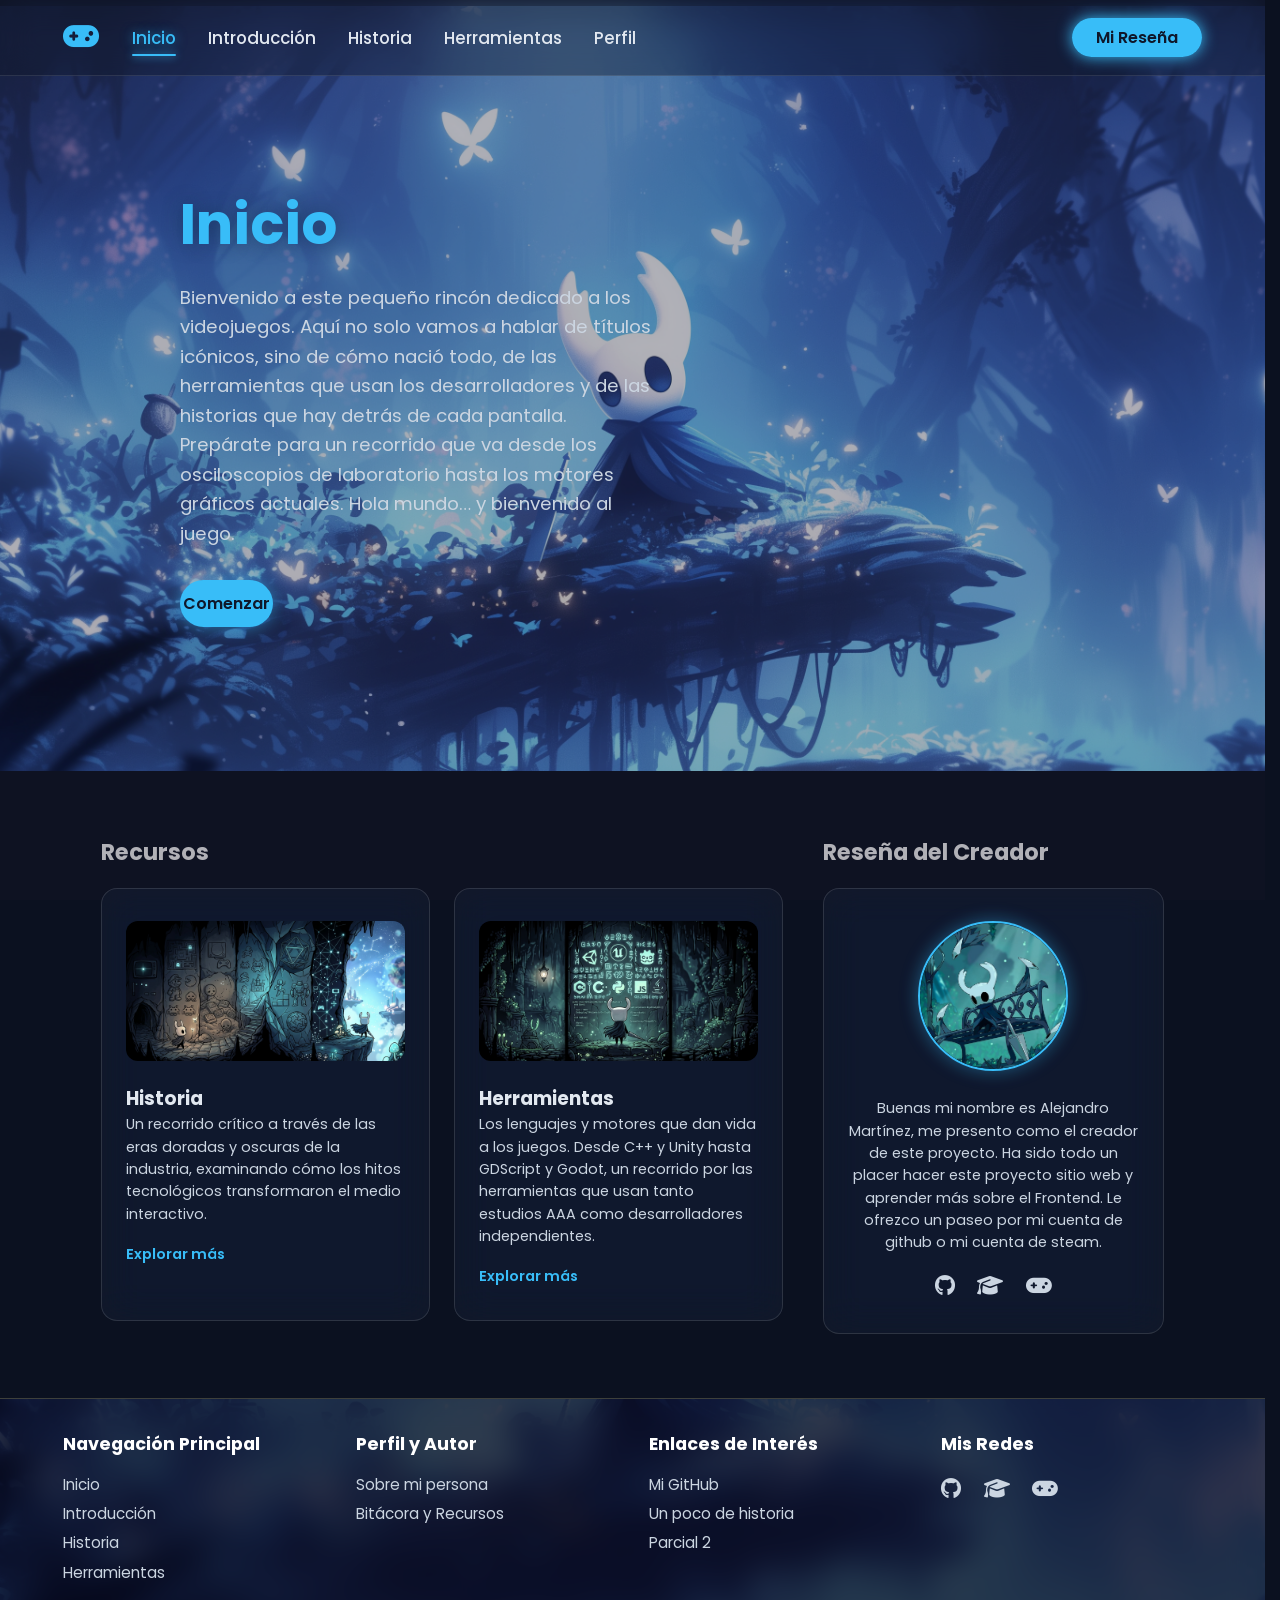
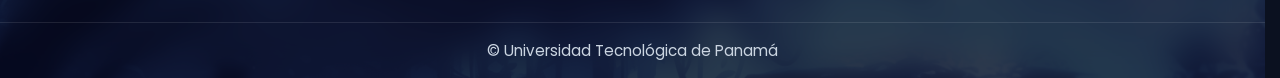
<file: index.html>
<!doctype html>
<html lang="es">
   <head>
      <meta charset="UTF-8" />
      <meta name="viewport" content="width=device-width, initial-scale=1.0" />
      <link
         href="https://fonts.googleapis.com/css2?family=Poppins:wght@400;700&display=swap"
         rel="stylesheet"
      />
      <link
         rel="stylesheet"
         href="https://cdnjs.cloudflare.com/ajax/libs/font-awesome/6.4.0/css/all.min.css"
      />
      <title>Proyecto Web</title>
      <link rel="stylesheet" href="css/estilos.css" />
   </head>

   <body>
      <header>
         <nav>
            <div class="nav-group">
               <div class="logo">
                  <i class="fa-solid fa-gamepad"></i>
               </div>
               <ul class="nav-links">
                  <li>
                     <a href="index.html" class="activo" aria-current="page"
                        >Inicio</a
                     >
                  </li>
                  <li><a href="introduccion.html">Introducción</a></li>
                  <li><a href="historia.html">Historia</a></li>
                  <li><a href="herramientas.html">Herramientas</a></li>
                  <li><a href="creador.html">Perfil</a></li>
               </ul>
            </div>
            <div class="btns">
               <a href="creador.html" class="btn">Mi Reseña</a>
            </div>
         </nav>
      </header>

      <main>
         <section class="hero-section">
            <div class="hero-content">
               <h1>Inicio</h1>
               <p>
                  Bienvenido a este pequeño rincón dedicado a los videojuegos.
                  Aquí no solo vamos a hablar de títulos icónicos, sino de cómo
                  nació todo, de las herramientas que usan los desarrolladores y
                  de las historias que hay detrás de cada pantalla. Prepárate
                  para un recorrido que va desde los osciloscopios de
                  laboratorio hasta los motores gráficos actuales. Hola mundo… y
                  bienvenido al juego.
               </p>
               <a href="introduccion.html" class="btn-hero">Comenzar</a>
            </div>
         </section>

         <section class="main-grid-container">
            <div class="recursos-section">
               <h2>Recursos</h2>
               <div class="cards-grid">
                  <!-- Tarjeta 1 -->
                  <article class="tarjeta">
                     <img
                        src="IMG/Historia Hollow Knight.jpg"
                        alt="Vista previa del primer recurso CSS"
                        loading="lazy"
                     />
                     <h3>Historia</h3>
                     <p>
                        Un recorrido crítico a través de las eras doradas y
                        oscuras de la industria, examinando cómo los hitos
                        tecnológicos transformaron el medio interactivo.
                     </p>
                     <a href="historia.html" class="card-link">Explorar más</a>
                  </article>

                  <!-- Tarjeta 2 -->
                  <article class="tarjeta">
                     <img
                        src="IMG/Lenguajes-Motores Hollow Knight.jpg"
                        alt="Vista previa del segundo recurso CSS"
                        loading="lazy"
                     />
                     <h3>Herramientas</h3>
                     <p>
                        Los lenguajes y motores que dan vida a los juegos. Desde
                        C++ y Unity hasta GDScript y Godot, un recorrido por las
                        herramientas que usan tanto estudios AAA como
                        desarrolladores independientes.
                     </p>
                     <a href="herramientas.html" class="card-link"
                        >Explorar más</a
                     >
                  </article>
               </div>
            </div>

            <!-- Columna Derecha: Reseña del Creador -->
            <aside class="creator-aside">
               <h2>Reseña del Creador</h2>
               <div class="creator-card">
                  <img
                     src="IMG/Hollow Knight Avatar.jpg"
                     alt="Avatar del creador de la plataforma"
                     class="creator-avatar"
                     loading="lazy"
                  />
                  <p>
                     Buenas mi nombre es Alejandro Martínez, me presento como el
                     creador de este proyecto. Ha sido todo un placer hacer este
                     proyecto sitio web y aprender más sobre el Frontend. Le
                     ofrezco un paseo por mi cuenta de github o mi cuenta de
                     steam.
                  </p>

                  <!-- Contenedor unificado de redes sociales -->
                  <div class="social-container">
                     <a
                        href="https://github.com/alejo717-ux"
                        target="_blank"
                        rel="noopener"
                        aria-label="GitHub"
                        class="social-link"
                     >
                        <i class="fa-brands fa-github"></i>
                        <span class="sr-only">GitHub</span>
                     </a>
                     <a
                        href="https://fisc.utp.ac.pa/"
                        target="_blank"
                        rel="noopener"
                        aria-label="Mi Facultad"
                        class="social-link"
                     >
                        <i class="fa-solid fa-graduation-cap"></i>
                        <span class="sr-only">Mi Facultad</span>
                     </a>
                     <a
                        href="https://steamcommunity.com/profiles/76561199129849721"
                        target="_blank"
                        rel="noopener"
                        aria-label="Steam"
                        class="social-link"
                     >
                        <i class="fa-solid fa-gamepad"></i>
                        <span class="sr-only">Steam</span>
                     </a>
                  </div>
               </div>
            </aside>
         </section>
      </main>

      <footer>
         <div class="footer-container">
            <div class="footer-section">
               <h3>Navegación Principal</h3>
               <ul>
                  <li><a href="index.html">Inicio</a></li>
                  <li><a href="introduccion.html">Introducción</a></li>
                  <li><a href="historia.html">Historia</a></li>
                  <li><a href="herramientas.html">Herramientas</a></li>
               </ul>
            </div>

            <div class="footer-section">
               <h3>Perfil y Autor</h3>
               <ul>
                  <li><a href="creador.html">Sobre mi persona</a></li>
                  <li>
                     <a href="creador.html#recursos-utilizados"
                        >Bitácora y Recursos</a
                     >
                  </li>
               </ul>
            </div>

            <div class="footer-section">
               <h3>Enlaces de Interés</h3>
               <ul>
                  <li>
                     <a
                        href="https://github.com/alejo717-ux"
                        target="_blank"
                        rel="noopener"
                        >Mi GitHub</a
                     >
                  </li>
                  <li>
                     <a
                        href="https://elvago.org/el-crash-de-los-videojuegos-de-1983/"
                        target="_blank"
                        rel="noopener"
                        >Un poco de historia</a
                     >
                  </li>
                  <li>
                     <a href="https://github.com/alejo717-ux/Parcial-2"
                        >Parcial 2</a
                     >
                  </li>
               </ul>
            </div>

            <div class="footer-section">
               <h3>Mis Redes</h3>

               <div class="social-container">
                  <a
                     href="https://github.com/alejo717-ux"
                     target="_blank"
                     rel="noopener"
                     aria-label="GitHub"
                     class="social-link"
                  >
                     <i class="fa-brands fa-github"></i>
                     <span class="sr-only">GitHub</span>
                  </a>
                  <a
                     href="https://fisc.utp.ac.pa/"
                     target="_blank"
                     rel="noopener"
                     aria-label="Mi Facultad"
                     class="social-link"
                  >
                     <i class="fa-solid fa-graduation-cap"></i>
                     <span class="sr-only">Mi Facultad</span>
                  </a>
                  <a
                     href="https://steamcommunity.com/profiles/76561199129849721"
                     target="_blank"
                     rel="noopener"
                     aria-label="PlayStation"
                     class="social-link"
                  >
                     <i class="fa-solid fa-gamepad"></i>
                     <span class="sr-only">Steam</span>
                  </a>
               </div>
            </div>
         </div>

         <div class="footer-bottom">
            <h3>&copy; Universidad Tecnológica de Panamá</h3>
         </div>
      </footer>
   </body>
</html>
</file>
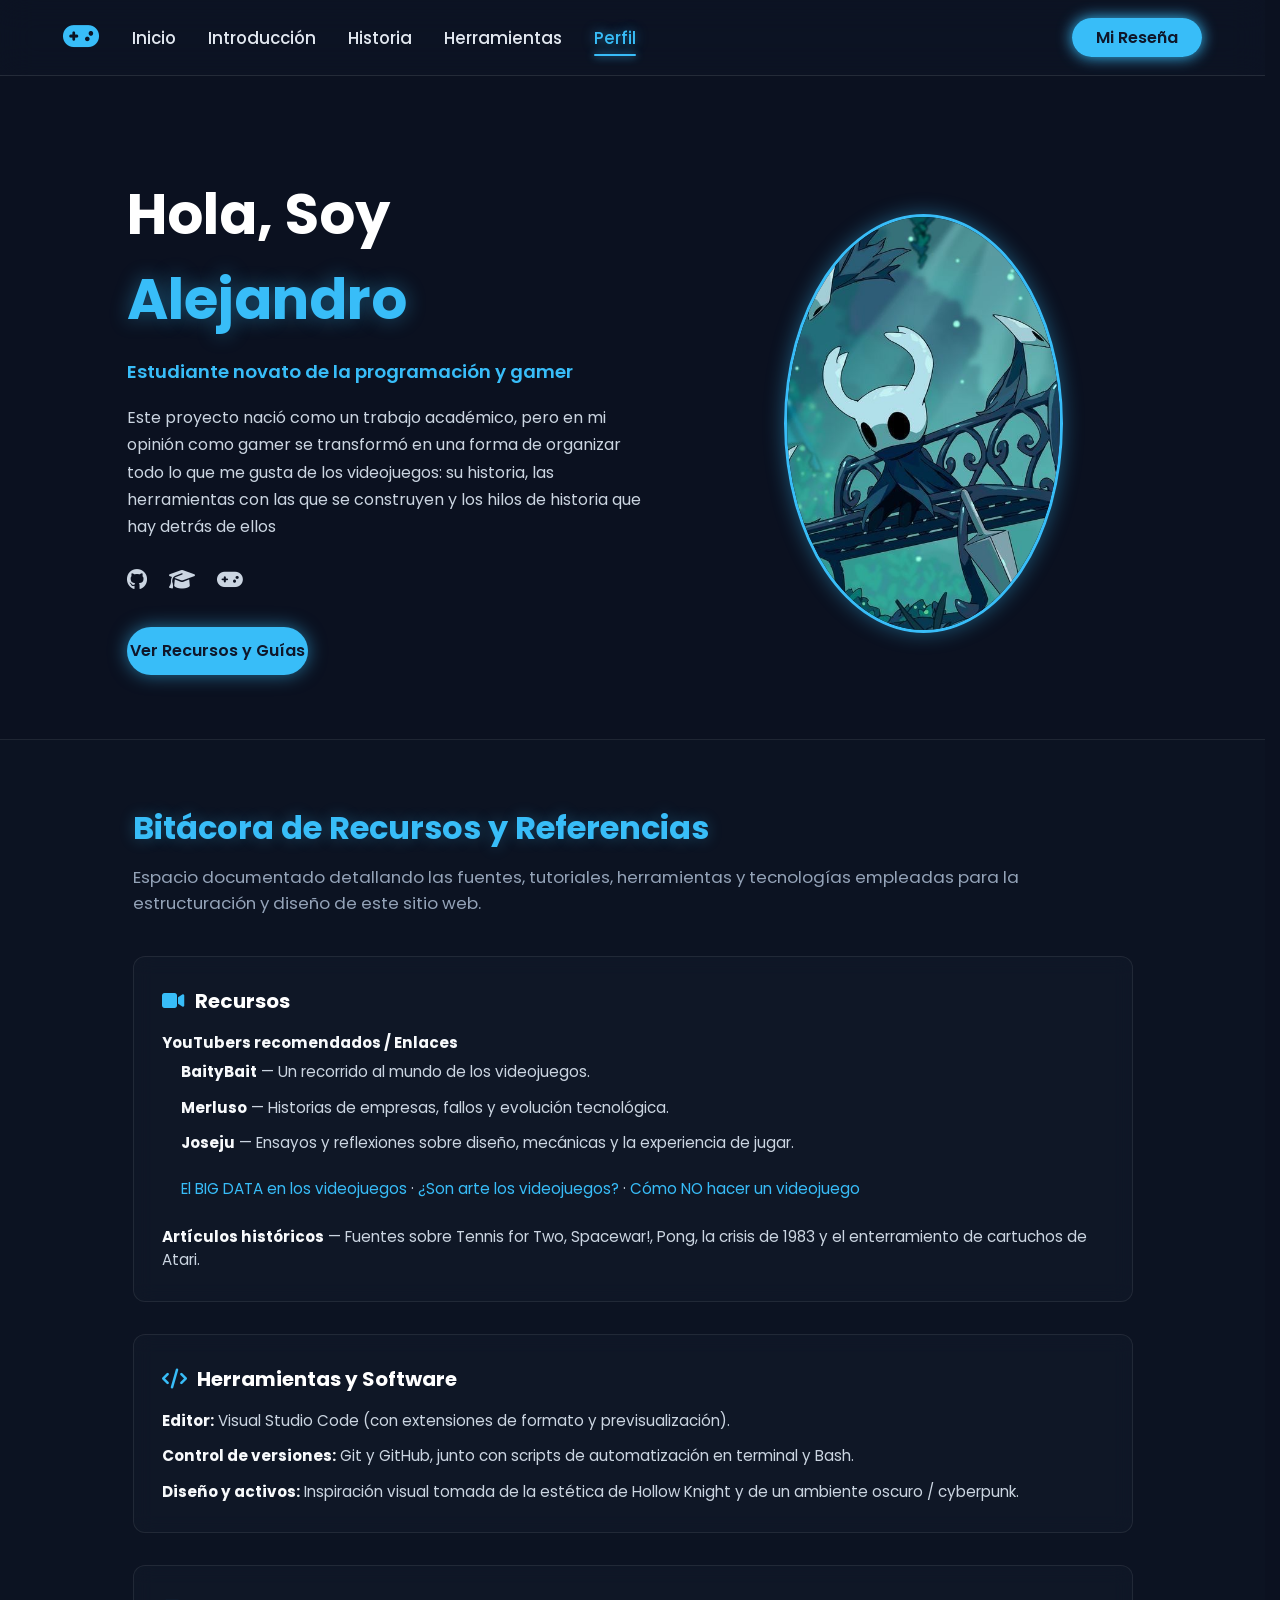
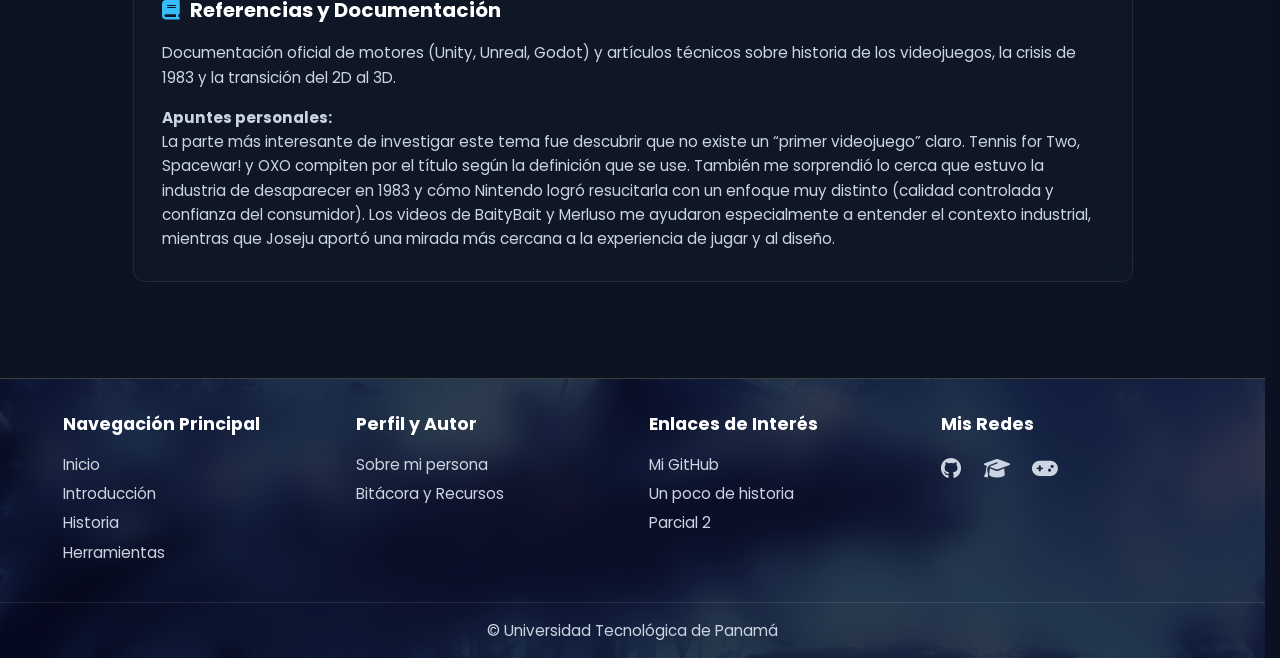
<file: creador.html>
<!doctype html>
<html lang="es">
   <head>
      <meta charset="UTF-8" />
      <meta name="viewport" content="width=device-width, initial-scale=1.0" />
      <link
         href="https://fonts.googleapis.com/css2?family=Poppins:wght@400;700&display=swap"
         rel="stylesheet"
      />
      <link
         rel="stylesheet"
         href="https://cdnjs.cloudflare.com/ajax/libs/font-awesome/6.4.0/css/all.min.css"
      />
      <title>Sobre el Creador y Recursos | Proyecto Web</title>
      <link rel="stylesheet" href="css/estilos.css" />
   </head>

   <body class="page-creator">
      <header>
         <nav>
            <div class="nav-group">
               <div class="logo">
                  <i class="fa-solid fa-gamepad"></i>
               </div>
               <ul class="nav-links">
                  <li><a href="index.html">Inicio</a></li>
                  <li><a href="introduccion.html">Introducción</a></li>
                  <li><a href="historia.html">Historia</a></li>
                  <li><a href="herramientas.html">Herramientas</a></li>
                  <li>
                     <a href="creador.html" class="activo" aria-current="page"
                        >Perfil</a
                     >
                  </li>
               </ul>
            </div>
            <div class="btns">
               <a href="creador.html" class="btn activo">Mi Reseña</a>
            </div>
         </nav>
      </header>

      <main>
         <section class="creator-hero-section">
            <div class="creator-hero-grid">
               <div class="creator-hero-text">
                  <h1>
                     Hola, Soy <br />
                     <span class="highlight-name">Alejandro</span>
                  </h1>
                  <p class="creator-subtitle">
                     Estudiante novato de la programación y gamer
                  </p>
                  <p class="creator-description">
                     Este proyecto nació como un trabajo académico, pero en mi
                     opinión como gamer se transformó en una forma de organizar
                     todo lo que me gusta de los videojuegos: su historia, las
                     herramientas con las que se construyen y los hilos de
                     historia que hay detrás de ellos
                  </p>

                  <div class="social-container social-left">
                     <a
                        href="https://github.com/alejo717-ux"
                        target="_blank"
                        rel="noopener"
                        aria-label="GitHub"
                        class="social-link"
                     >
                        <i class="fa-brands fa-github"></i>
                        <span class="sr-only">GitHub</span>
                     </a>
                     <a
                        href="https://fisc.utp.ac.pa/"
                        target="_blank"
                        rel="noopener"
                        aria-label="Mi Facultad"
                        class="social-link"
                     >
                        <i class="fa-solid fa-graduation-cap"></i>
                        <span class="sr-only">Mi Facultad</span>
                     </a>
                     <a
                        href="https://steamcommunity.com/profiles/76561199129849721"
                        target="_blank"
                        rel="noopener"
                        aria-label="Steam"
                        class="social-link"
                     >
                        <i class="fa-solid fa-gamepad"></i>
                        <span class="sr-only">Steam</span>
                     </a>
                  </div>

                  <div class="creator-cta">
                     <a href="#recursos-utilizados" class="btn-hero">
                        Ver Recursos y Guías
                     </a>
                  </div>
               </div>

               <div class="creator-hero-visual">
                  <div class="avatar-swap">
                     <img
                        src="IMG/Hollow Knight Avatar.jpg"
                        alt="Avatar del Creador"
                        class="creator-main-avatar avatar-1"
                        loading="lazy"
                     />
                     <img
                        src="IMG/fotoYo.jpg"
                        alt="Avatar del Creador alternativo"
                        class="creator-main-avatar avatar-2"
                        loading="lazy"
                     />
                  </div>
               </div>
            </div>
         </section>

         <section id="recursos-utilizados" class="project-resources-section">
            <div class="resources-container">
               <h2>Bitácora de Recursos y Referencias</h2>
               <p class="resources-intro">
                  Espacio documentado detallando las fuentes, tutoriales,
                  herramientas y tecnologías empleadas para la estructuración y
                  diseño de este sitio web.
               </p>

               <div class="resources-content-box">
                  <div class="resource-group">
                     <h3><i class="fa-solid fa-video"></i> Recursos</h3>
                     <ul>
                        <li>
                           <strong>YouTubers recomendados / Enlaces</strong>
                           <ul class="nested-list">
                              <li>
                                 <strong>BaityBait</strong> — Un recorrido al
                                 mundo de los videojuegos.
                              </li>
                              <li>
                                 <strong>Merluso</strong> — Historias de
                                 empresas, fallos y evolución tecnológica.
                              </li>
                              <li>
                                 <strong>Joseju</strong> — Ensayos y reflexiones
                                 sobre diseño, mecánicas y la experiencia de
                                 jugar.
                                 <br />
                                 <br />
                                 <a
                                    href="https://www.youtube.com/watch?v=-rn8FI9Ylsg&t=706s"
                                    target="_blank"
                                    rel="noopener"
                                 >
                                    El BIG DATA en los videojuegos
                                 </a>
                                 ·
                                 <a
                                    href="https://www.youtube.com/watch?v=c9uZO8AVoHw"
                                    target="_blank"
                                    rel="noopener"
                                 >
                                    ¿Son arte los videojuegos?
                                 </a>
                                 ·
                                 <a
                                    href="https://www.youtube.com/watch?v=GB5X_Zjn8rc"
                                    target="_blank"
                                    rel="noopener"
                                 >
                                    Cómo NO hacer un videojuego
                                 </a>
                              </li>
                           </ul>
                        </li>
                        <li>
                           <strong>Artículos históricos</strong>
                           — Fuentes sobre Tennis for Two, Spacewar!, Pong, la
                           crisis de 1983 y el enterramiento de cartuchos de
                           Atari.
                        </li>
                     </ul>
                  </div>

                  <div class="resource-group">
                     <h3>
                        <i class="fa-solid fa-code"></i> Herramientas y Software
                     </h3>
                     <ul class="resource-list-inline">
                        <li>
                           <strong>Editor:</strong> Visual Studio Code (con
                           extensiones de formato y previsualización).
                        </li>
                        <li>
                           <strong>Control de versiones:</strong> Git y GitHub,
                           junto con scripts de automatización en terminal y
                           Bash.
                        </li>
                        <li>
                           <strong>Diseño y activos:</strong> Inspiración visual
                           tomada de la estética de Hollow Knight y de un
                           ambiente oscuro / cyberpunk.
                        </li>
                     </ul>
                  </div>

                  <div class="resource-group">
                     <h3>
                        <i class="fa-solid fa-book"></i> Referencias y
                        Documentación
                     </h3>
                     <p>
                        Documentación oficial de motores (Unity, Unreal, Godot)
                        y artículos técnicos sobre historia de los videojuegos,
                        la crisis de 1983 y la transición del 2D al 3D.
                     </p>
                     <p class="apuntes">
                        <strong>Apuntes personales:</strong><br />
                        La parte más interesante de investigar este tema fue
                        descubrir que no existe un “primer videojuego” claro.
                        Tennis for Two, Spacewar! y OXO compiten por el título
                        según la definición que se use. También me sorprendió lo
                        cerca que estuvo la industria de desaparecer en 1983 y
                        cómo Nintendo logró resucitarla con un enfoque muy
                        distinto (calidad controlada y confianza del
                        consumidor). Los videos de BaityBait y Merluso me
                        ayudaron especialmente a entender el contexto
                        industrial, mientras que Joseju aportó una mirada más
                        cercana a la experiencia de jugar y al diseño.
                     </p>
                  </div>
               </div>
            </div>
         </section>
      </main>

      <footer>
         <div class="footer-container">
            <div class="footer-section">
               <h3>Navegación Principal</h3>
               <ul>
                  <li><a href="index.html">Inicio</a></li>
                  <li><a href="introduccion.html">Introducción</a></li>
                  <li><a href="historia.html">Historia</a></li>
                  <li><a href="herramientas.html">Herramientas</a></li>
               </ul>
            </div>

            <div class="footer-section">
               <h3>Perfil y Autor</h3>
               <ul>
                  <li><a href="creador.html">Sobre mi persona</a></li>
                  <li>
                     <a href="creador.html#recursos-utilizados"
                        >Bitácora y Recursos</a
                     >
                  </li>
               </ul>
            </div>

            <div class="footer-section">
               <h3>Enlaces de Interés</h3>
               <ul>
                  <li>
                     <a
                        href="https://github.com/alejo717-ux"
                        target="_blank"
                        rel="noopener"
                        >Mi GitHub</a
                     >
                  </li>
                  <li>
                     <a
                        href="https://elvago.org/el-crash-de-los-videojuegos-de-1983/"
                        target="_blank"
                        rel="noopener"
                        >Un poco de historia</a
                     >
                  </li>
                  <li>
                     <a href="https://github.com/alejo717-ux/Parcial-2"
                        >Parcial 2</a
                     >
                  </li>
               </ul>
            </div>

            <div class="footer-section">
               <h3>Mis Redes</h3>

               <div class="social-container">
                  <a
                     href="https://github.com/alejo717-ux"
                     target="_blank"
                     rel="noopener"
                     aria-label="GitHub"
                     class="social-link"
                  >
                     <i class="fa-brands fa-github"></i>
                     <span class="sr-only">GitHub</span>
                  </a>
                  <a
                     href="https://fisc.utp.ac.pa/"
                     target="_blank"
                     rel="noopener"
                     aria-label="Mi Facultad"
                     class="social-link"
                  >
                     <i class="fa-solid fa-graduation-cap"></i>
                     <span class="sr-only">Mi Facultad</span>
                  </a>
                  <a
                     href="https://steamcommunity.com/profiles/76561199129849721"
                     target="_blank"
                     rel="noopener"
                     aria-label="Steam"
                     class="social-link"
                  >
                     <i class="fa-solid fa-gamepad"></i>
                     <span class="sr-only">Steam</span>
                  </a>
               </div>
            </div>
         </div>

         <div class="footer-bottom">
            <h3>&copy; Universidad Tecnológica de Panamá</h3>
         </div>
      </footer>
   </body>
</html>
</file>
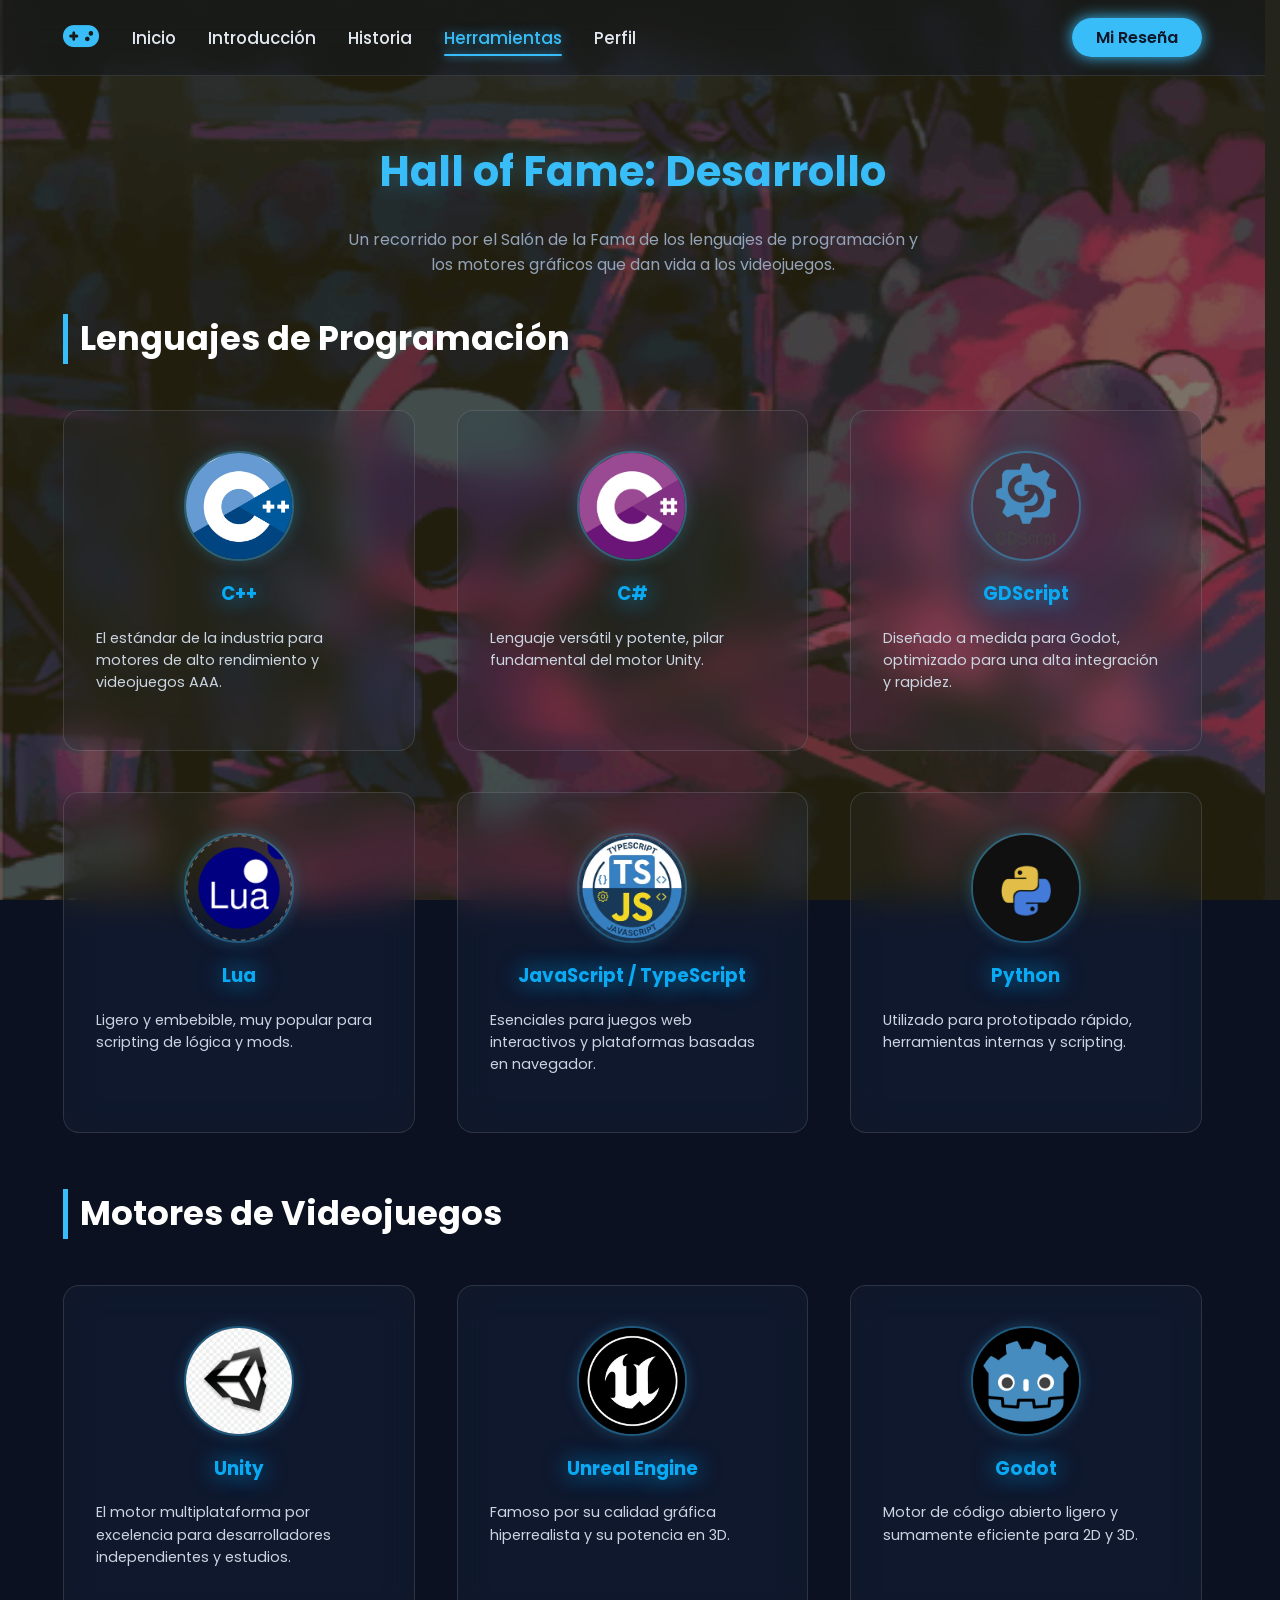
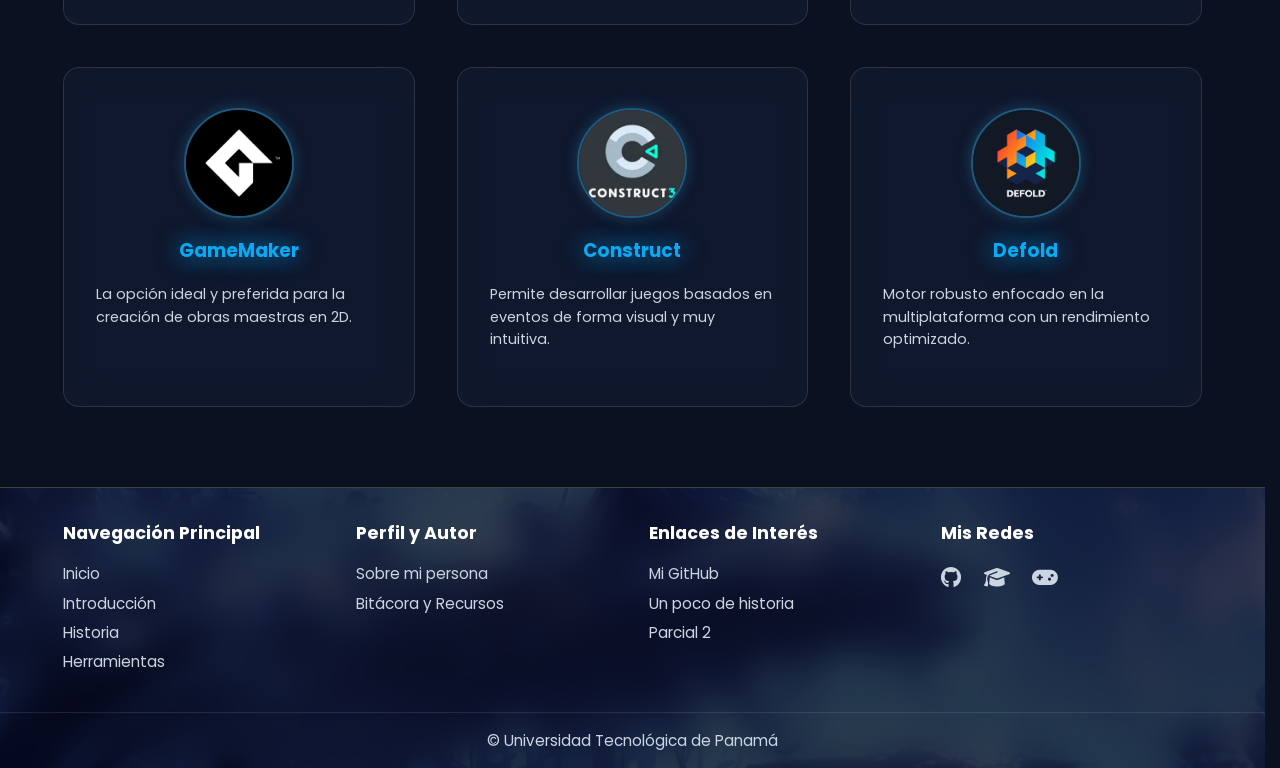
<file: herramientas.html>
<!doctype html>
<html lang="es">
   <head>
      <meta charset="UTF-8" />
      <meta name="viewport" content="width=device-width, initial-scale=1.0" />
      <link
         href="https://fonts.googleapis.com/css2?family=Poppins:wght@400;700&display=swap"
         rel="stylesheet"
      />
      <link
         rel="stylesheet"
         href="https://cdnjs.cloudflare.com/ajax/libs/font-awesome/6.4.0/css/all.min.css"
      />
      <title>Hall de la Fama: Lenguajes y Motores | Proyecto Web</title>
      <link rel="stylesheet" href="css/estilos.css" />
   </head>

   <body class="page-herramientas">
      <header>
         <nav>
            <div class="nav-group">
               <div class="logo">
                  <i class="fa-solid fa-gamepad"></i>
               </div>
               <ul class="nav-links">
                  <li><a href="index.html">Inicio</a></li>
                  <li><a href="introduccion.html">Introducción</a></li>
                  <li><a href="historia.html">Historia</a></li>
                  <li>
                     <a
                        href="herramientas.html"
                        class="activo"
                        aria-current="page"
                        >Herramientas</a
                     >
                  </li>
                  <li><a href="creador.html">Perfil</a></li>
               </ul>
            </div>
            <div class="btns">
               <a href="creador.html" class="btn">Mi Reseña</a>
            </div>
         </nav>
      </header>

      <main>
         <section class="hall-section">
            <h1 class="hall-title">Hall of Fame: Desarrollo</h1>
            <p class="hall-intro">
               Un recorrido por el Salón de la Fama de los lenguajes de
               programación y los motores gráficos que dan vida a los
               videojuegos.
            </p>

            <h2 class="hall-category-title">Lenguajes de Programación</h2>
            <div class="cards-grid hall-grid">
               <article class="tarjeta">
                  <img src="IMG/c++.jpg" alt="C++" loading="lazy" />
                  <h3>C++</h3>
                  <p>
                     El estándar de la industria para motores de alto
                     rendimiento y videojuegos AAA.
                  </p>
               </article>

               <article class="tarjeta">
                  <img src="IMG/Char.png" alt="C#" loading="lazy" />
                  <h3>C#</h3>
                  <p>
                     Lenguaje versátil y potente, pilar fundamental del motor
                     Unity.
                  </p>
               </article>

               <article class="tarjeta">
                  <img src="IMG/GDSCRIPT.webp" alt="GDScript" loading="lazy" />
                  <h3>GDScript</h3>
                  <p>
                     Diseñado a medida para Godot, optimizado para una alta
                     integración y rapidez.
                  </p>
               </article>

               <article class="tarjeta">
                  <img src="IMG/Lua-Logo.svg.webp" alt="Lua" loading="lazy" />
                  <h3>Lua</h3>
                  <p>
                     Ligero y embebible, muy popular para scripting de lógica y
                     mods.
                  </p>
               </article>

               <article class="tarjeta">
                  <img
                     src="IMG/TS JS.webp"
                     alt="JavaScript / TypeScript"
                     loading="lazy"
                  />
                  <h3>JavaScript / TypeScript</h3>
                  <p>
                     Esenciales para juegos web interactivos y plataformas
                     basadas en navegador.
                  </p>
               </article>

               <article class="tarjeta">
                  <img src="IMG/Python-logo.webp" alt="Python" loading="lazy" />
                  <h3>Python</h3>
                  <p>
                     Utilizado para prototipado rápido, herramientas internas y
                     scripting.
                  </p>
               </article>
            </div>

            <h2 class="hall-category-title" style="margin-top: 3.5rem">
               Motores de Videojuegos
            </h2>
            <div class="cards-grid hall-grid">
               <article class="tarjeta">
                  <img src="IMG/Unity logo.png" alt="Unity" loading="lazy" />
                  <h3>Unity</h3>
                  <p>
                     El motor multiplataforma por excelencia para
                     desarrolladores independientes y estudios.
                  </p>
               </article>

               <article class="tarjeta">
                  <img src="IMG/UR.webp" alt="Unreal Engine" loading="lazy" />
                  <h3>Unreal Engine</h3>
                  <p>
                     Famoso por su calidad gráfica hiperrealista y su potencia
                     en 3D.
                  </p>
               </article>

               <article class="tarjeta">
                  <img
                     src="IMG/godot-color-dark.png"
                     alt="Godot"
                     loading="lazy"
                  />
                  <h3>Godot</h3>
                  <p>
                     Motor de código abierto ligero y sumamente eficiente para
                     2D y 3D.
                  </p>
               </article>

               <article class="tarjeta">
                  <img src="IMG/GameMaker.png" alt="GameMaker" loading="lazy" />
                  <h3>GameMaker</h3>
                  <p>
                     La opción ideal y preferida para la creación de obras
                     maestras en 2D.
                  </p>
               </article>

               <article class="tarjeta">
                  <img
                     src="IMG/Construct3.png"
                     alt="Construct"
                     loading="lazy"
                  />
                  <h3>Construct</h3>
                  <p>
                     Permite desarrollar juegos basados en eventos de forma
                     visual y muy intuitiva.
                  </p>
               </article>

               <article class="tarjeta">
                  <img src="IMG/Defold.webp" alt="Defold" loading="lazy" />
                  <h3>Defold</h3>
                  <p>
                     Motor robusto enfocado en la multiplataforma con un
                     rendimiento optimizado.
                  </p>
               </article>
            </div>
         </section>
      </main>

      <footer>
         <div class="footer-container">
            <div class="footer-section">
               <h3>Navegación Principal</h3>
               <ul>
                  <li><a href="index.html">Inicio</a></li>
                  <li><a href="introduccion.html">Introducción</a></li>
                  <li><a href="historia.html">Historia</a></li>
                  <li><a href="herramientas.html">Herramientas</a></li>
               </ul>
            </div>

            <div class="footer-section">
               <h3>Perfil y Autor</h3>
               <ul>
                  <li><a href="creador.html">Sobre mi persona</a></li>
                  <li>
                     <a href="creador.html#recursos-utilizados"
                        >Bitácora y Recursos</a
                     >
                  </li>
               </ul>
            </div>

            <div class="footer-section">
               <h3>Enlaces de Interés</h3>
               <ul>
                  <li>
                     <a
                        href="https://github.com/alejo717-ux"
                        target="_blank"
                        rel="noopener"
                        >Mi GitHub</a
                     >
                  </li>
                  <li>
                     <a
                        href="https://elvago.org/el-crash-de-los-videojuegos-de-1983/"
                        target="_blank"
                        rel="noopener"
                        >Un poco de historia</a
                     >
                  </li>
                  <li>
                     <a href="https://github.com/alejo717-ux/Parcial-2"
                        >Parcial 2</a
                     >
                  </li>
               </ul>
            </div>

            <div class="footer-section">
               <h3>Mis Redes</h3>

               <div class="social-container">
                  <a
                     href="https://github.com/alejo717-ux"
                     target="_blank"
                     rel="noopener"
                     aria-label="GitHub"
                     class="social-link"
                  >
                     <i class="fa-brands fa-github"></i>
                     <span class="sr-only">GitHub</span>
                  </a>
                  <a
                     href="https://fisc.utp.ac.pa/"
                     target="_blank"
                     rel="noopener"
                     aria-label="Mi Facultad"
                     class="social-link"
                  >
                     <i class="fa-solid fa-graduation-cap"></i>
                     <span class="sr-only">Mi Facultad</span>
                  </a>
                  <a
                     href="https://steamcommunity.com/profiles/76561199129849721"
                     target="_blank"
                     rel="noopener"
                     aria-label="Steam"
                     class="social-link"
                  >
                     <i class="fa-solid fa-gamepad"></i>
                     <span class="sr-only">Steam</span>
                  </a>
               </div>
            </div>
         </div>

         <div class="footer-bottom">
            <h3>&copy; Universidad Tecnológica de Panamá</h3>
         </div>
      </footer>
   </body>
</html>
</file>
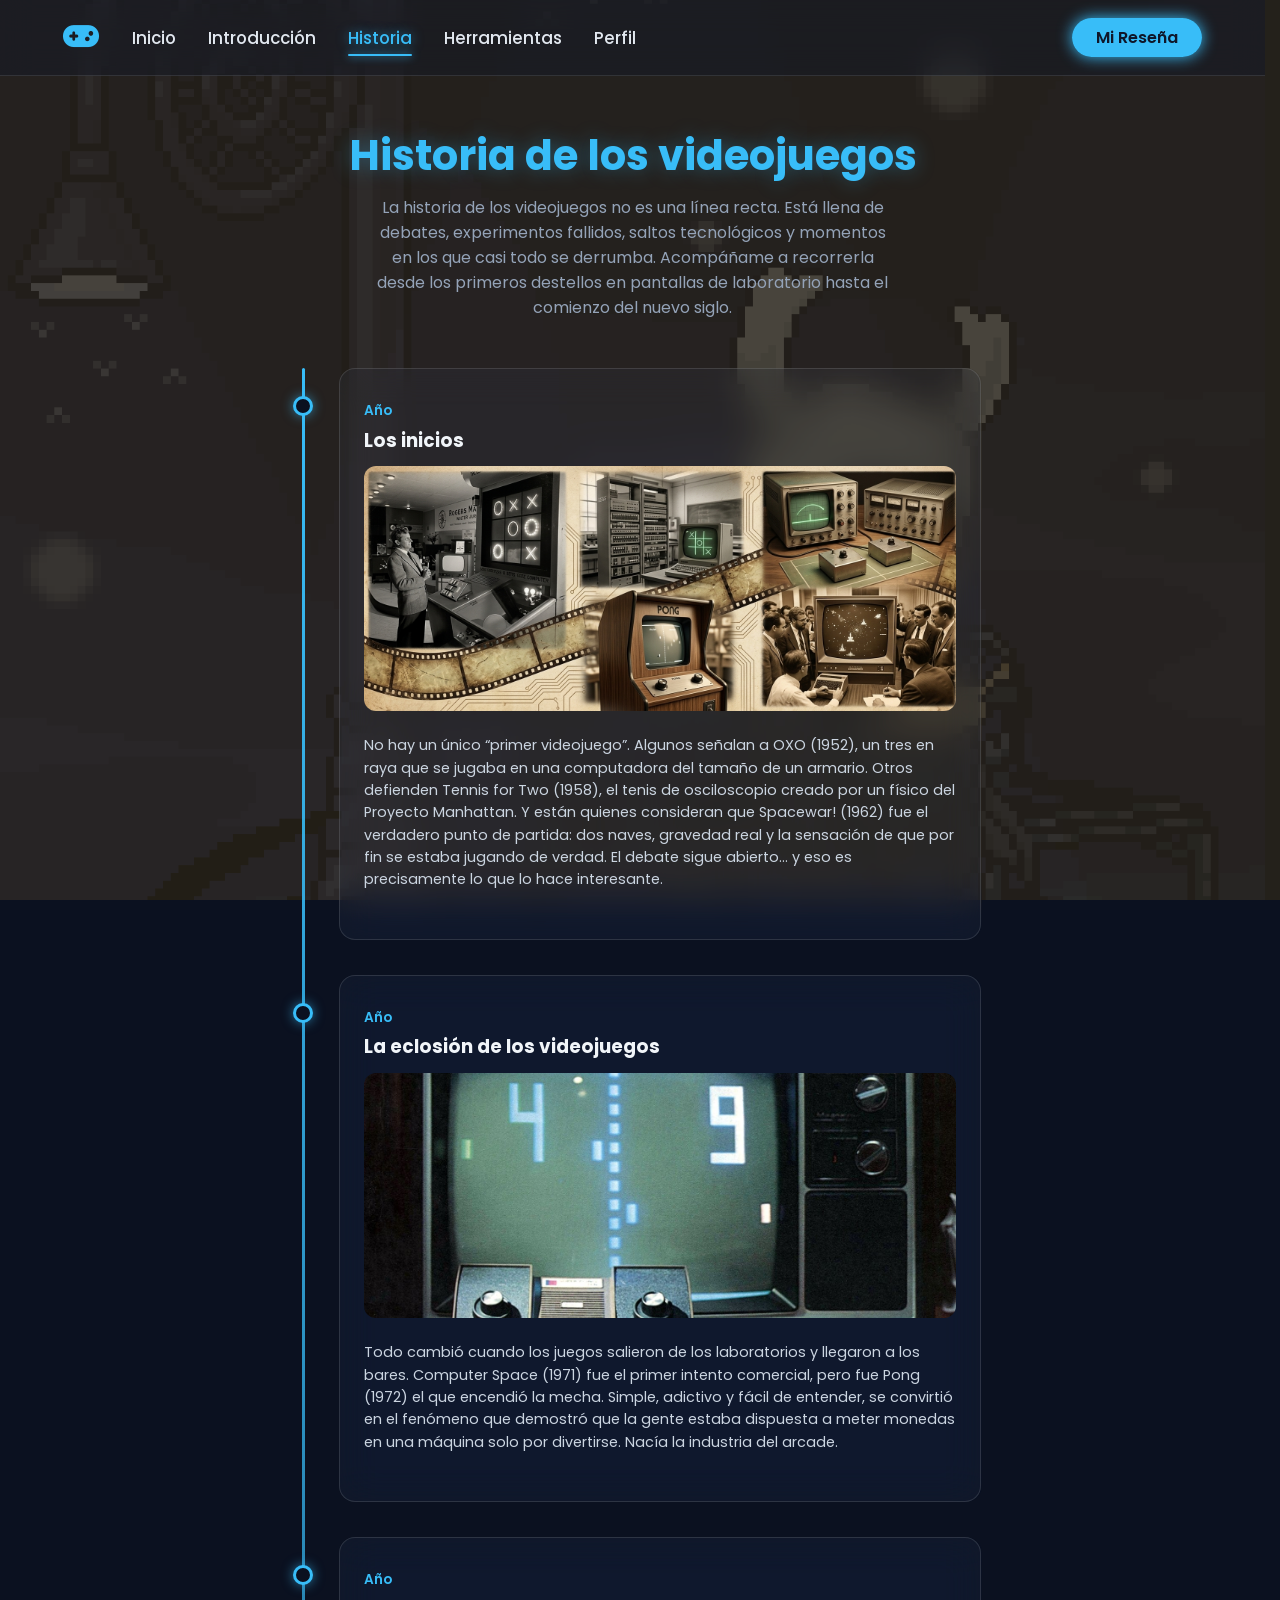
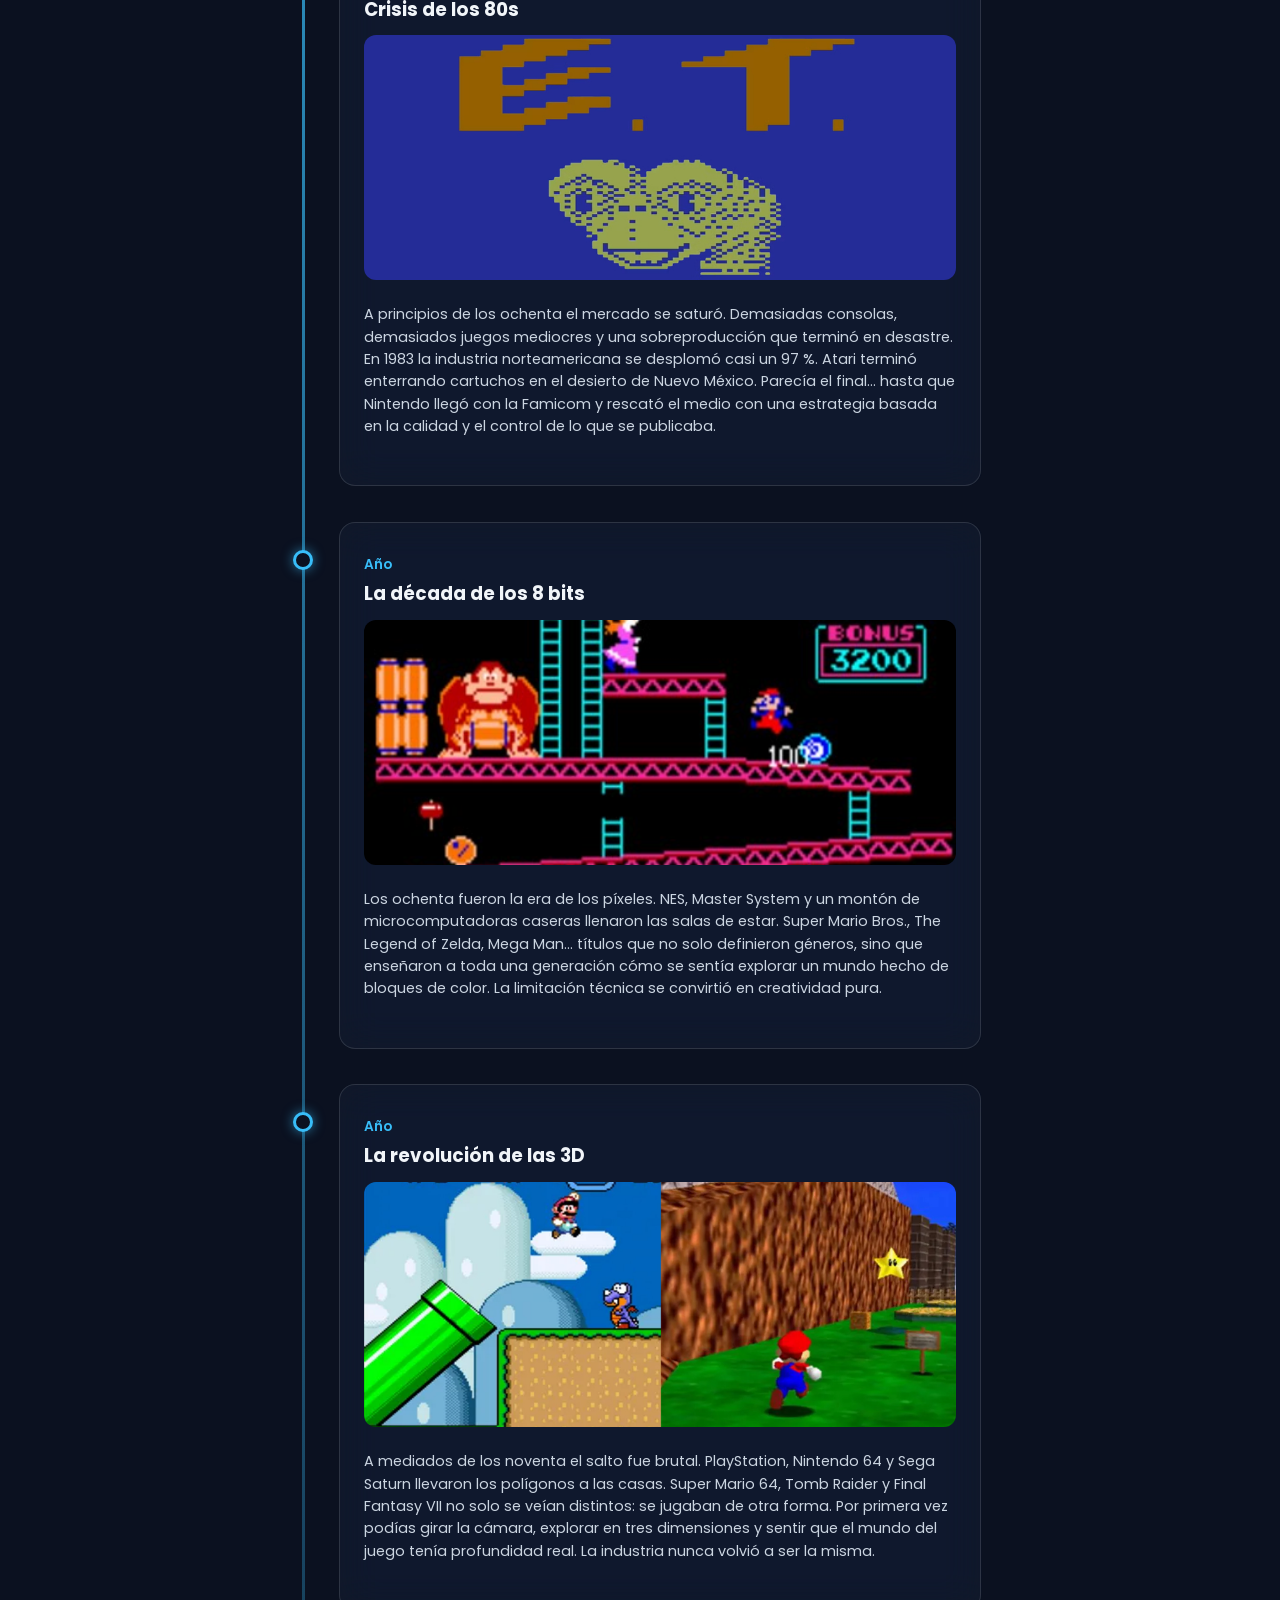
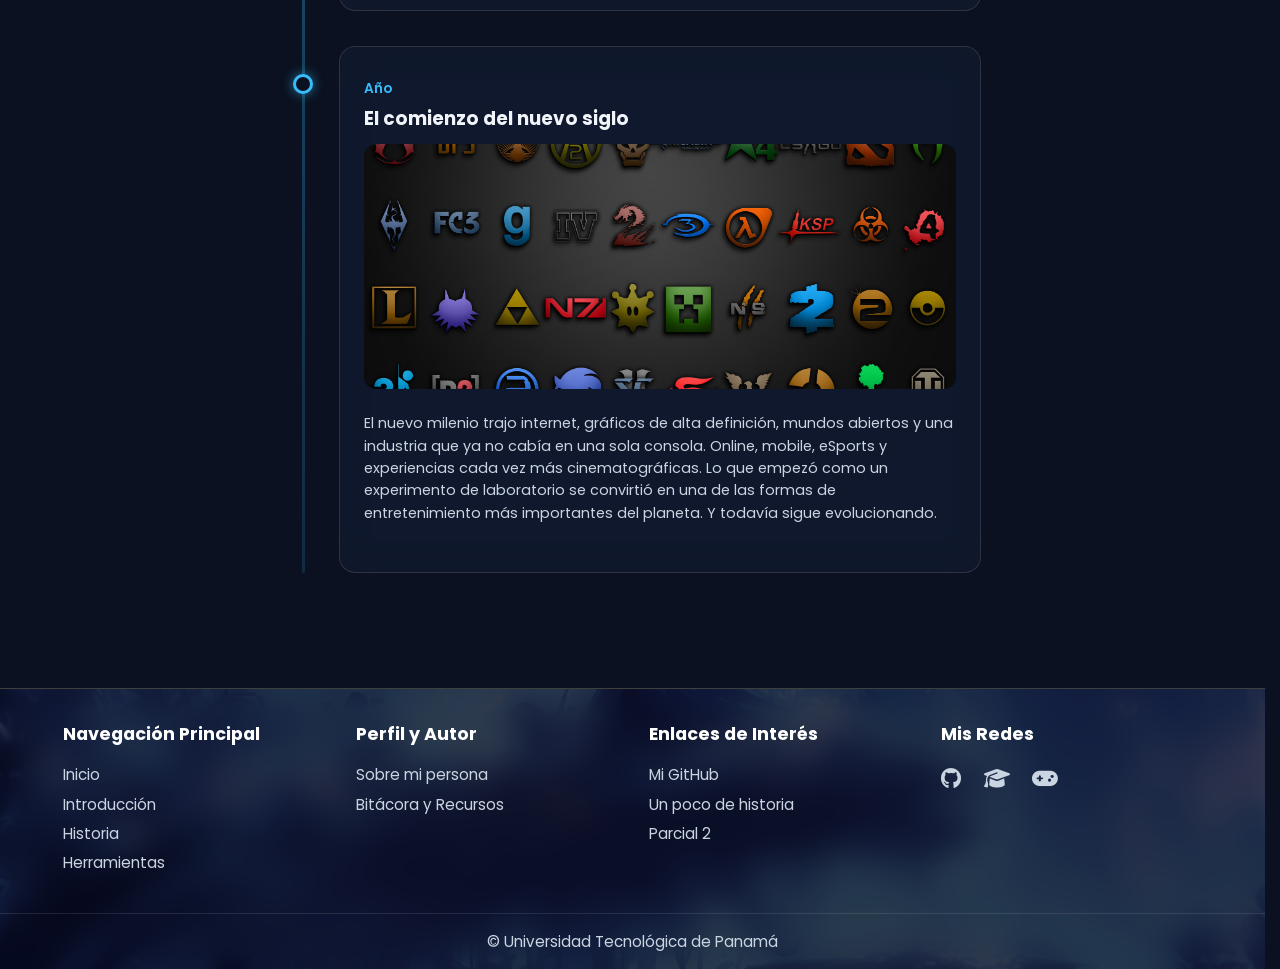
<file: historia.html>
<!doctype html>
<html lang="es">
   <head>
      <meta charset="UTF-8" />
      <meta name="viewport" content="width=device-width, initial-scale=1.0" />
      <link
         href="https://fonts.googleapis.com/css2?family=Poppins:wght@400;700&display=swap"
         rel="stylesheet"
      />
      <link
         rel="stylesheet"
         href="https://cdnjs.cloudflare.com/ajax/libs/font-awesome/6.4.0/css/all.min.css"
      />
      <title>Historia de los videojuegos | Proyecto Web</title>
      <link rel="stylesheet" href="css/estilos.css" />
   </head>

   <body class="page-historia">
      <header>
         <nav>
            <div class="nav-group">
               <div class="logo">
                  <i class="fa-solid fa-gamepad"></i>
               </div>
               <ul class="nav-links">
                  <li><a href="index.html">Inicio</a></li>
                  <li><a href="introduccion.html">Introducción</a></li>
                  <li>
                     <a href="historia.html" class="activo" aria-current="page"
                        >Historia</a
                     >
                  </li>
                  <li><a href="herramientas.html">Herramientas</a></li>
                  <li><a href="creador.html">Perfil</a></li>
               </ul>
            </div>
            <div class="btns">
               <a href="creador.html" class="btn">Mi Reseña</a>
            </div>
         </nav>
      </header>

      <main>
         <section class="timeline-section">
            <h1 class="timeline-title">Historia de los videojuegos</h1>
            <p class="timeline-intro">
               La historia de los videojuegos no es una línea recta. Está llena
               de debates, experimentos fallidos, saltos tecnológicos y momentos
               en los que casi todo se derrumba. Acompáñame a recorrerla desde
               los primeros destellos en pantallas de laboratorio hasta el
               comienzo del nuevo siglo.
            </p>

            <ol class="timeline">
               <!-- Inicializando tarjeta 1 -->
               <li class="timeline-item">
                  <div class="timeline-marker" aria-hidden="true"></div>
                  <article class="tarjeta timeline-card">
                     <time datetime="2014-11-19">Año</time>
                     <h3>Los inicios</h3>
                     <img
                        src="IMG/Primer Videojuego.jpg"
                        alt="Arte conceptual temprano de Hollow Knight"
                        loading="lazy"
                     />
                     <p>
                        No hay un único “primer videojuego”. Algunos señalan a
                        OXO (1952), un tres en raya que se jugaba en una
                        computadora del tamaño de un armario. Otros defienden
                        Tennis for Two (1958), el tenis de osciloscopio creado
                        por un físico del Proyecto Manhattan. Y están quienes
                        consideran que Spacewar! (1962) fue el verdadero punto
                        de partida: dos naves, gravedad real y la sensación de
                        que por fin se estaba jugando de verdad. El debate sigue
                        abierto… y eso es precisamente lo que lo hace
                        interesante.
                     </p>
                  </article>
               </li>

               <!-- Inicializando tarjeta 2 -->
               <li class="timeline-item">
                  <div class="timeline-marker" aria-hidden="true"></div>
                  <article class="tarjeta timeline-card">
                     <time datetime="2017-02-24">Año</time>
                     <h3>La eclosión de los videojuegos</h3>
                     <img
                        src="IMG/Pong-video-game-TV-1977.jpg"
                        alt="Portada de Hollow Knight"
                        loading="lazy"
                     />
                     <p>
                        Todo cambió cuando los juegos salieron de los
                        laboratorios y llegaron a los bares. Computer Space
                        (1971) fue el primer intento comercial, pero fue Pong
                        (1972) el que encendió la mecha. Simple, adictivo y
                        fácil de entender, se convirtió en el fenómeno que
                        demostró que la gente estaba dispuesta a meter monedas
                        en una máquina solo por divertirse. Nacía la industria
                        del arcade.
                     </p>
                  </article>
               </li>

               <!-- Inicializando tarjeta 3 -->
               <li class="timeline-item">
                  <div class="timeline-marker" aria-hidden="true"></div>
                  <article class="tarjeta timeline-card">
                     <time datetime="2017-08-03">Año</time>
                     <h3>Crisis de los 80s</h3>
                     <img
                        src="IMG/what-is-video-game-crash-1983.jpg"
                        alt="Contenido de la expansión Hidden Dreams"
                        loading="lazy"
                     />
                     <p>
                        A principios de los ochenta el mercado se saturó.
                        Demasiadas consolas, demasiados juegos mediocres y una
                        sobreproducción que terminó en desastre. En 1983 la
                        industria norteamericana se desplomó casi un 97 %. Atari
                        terminó enterrando cartuchos en el desierto de Nuevo
                        México. Parecía el final… hasta que Nintendo llegó con
                        la Famicom y rescató el medio con una estrategia basada
                        en la calidad y el control de lo que se publicaba.
                     </p>
                  </article>
               </li>

               <!-- Inicializando tarjeta 4 -->
               <li class="timeline-item">
                  <div class="timeline-marker" aria-hidden="true"></div>
                  <article class="tarjeta timeline-card">
                     <time datetime="2017-10-26">Año</time>
                     <h3>La década de los 8 bits</h3>
                     <img
                        src="IMG/8 bits.jpg"
                        alt="The Grimm Troupe"
                        loading="lazy"
                     />
                     <p>
                        Los ochenta fueron la era de los píxeles. NES, Master
                        System y un montón de microcomputadoras caseras llenaron
                        las salas de estar. Super Mario Bros., The Legend of
                        Zelda, Mega Man… títulos que no solo definieron géneros,
                        sino que enseñaron a toda una generación cómo se sentía
                        explorar un mundo hecho de bloques de color. La
                        limitación técnica se convirtió en creatividad pura.
                     </p>
                  </article>
               </li>

               <!-- Inicializando tarjeta 5 -->
               <li class="timeline-item">
                  <div class="timeline-marker" aria-hidden="true"></div>
                  <article class="tarjeta timeline-card">
                     <time datetime="2018-04-20">Año</time>
                     <h3>La revolución de las 3D</h3>
                     <img
                        src="IMG/2d3d.jpg"
                        alt="Actualización Lifeblood"
                        loading="lazy"
                     />
                     <p>
                        A mediados de los noventa el salto fue brutal.
                        PlayStation, Nintendo 64 y Sega Saturn llevaron los
                        polígonos a las casas. Super Mario 64, Tomb Raider y
                        Final Fantasy VII no solo se veían distintos: se jugaban
                        de otra forma. Por primera vez podías girar la cámara,
                        explorar en tres dimensiones y sentir que el mundo del
                        juego tenía profundidad real. La industria nunca volvió
                        a ser la misma.
                     </p>
                  </article>
               </li>

               <!-- Inicializando tarjeta 6 -->
               <li class="timeline-item">
                  <div class="timeline-marker" aria-hidden="true"></div>
                  <article class="tarjeta timeline-card">
                     <time datetime="2018-08-23">Año</time>
                     <h3>El comienzo del nuevo siglo</h3>
                     <img
                        src="IMG/Images-Gaming-Backgrounds-HD.jpg"
                        alt="Godmaster - Panteón de Hallownest"
                        loading="lazy"
                     />
                     <p>
                        El nuevo milenio trajo internet, gráficos de alta
                        definición, mundos abiertos y una industria que ya no
                        cabía en una sola consola. Online, mobile, eSports y
                        experiencias cada vez más cinematográficas. Lo que
                        empezó como un experimento de laboratorio se convirtió
                        en una de las formas de entretenimiento más importantes
                        del planeta. Y todavía sigue evolucionando.
                     </p>
                  </article>
               </li>
            </ol>
         </section>
      </main>

      <footer>
         <div class="footer-container">
            <div class="footer-section">
               <h3>Navegación Principal</h3>
               <ul>
                  <li><a href="index.html">Inicio</a></li>
                  <li><a href="introduccion.html">Introducción</a></li>
                  <li><a href="historia.html">Historia</a></li>
                  <li><a href="herramientas.html">Herramientas</a></li>
               </ul>
            </div>

            <div class="footer-section">
               <h3>Perfil y Autor</h3>
               <ul>
                  <li><a href="creador.html">Sobre mi persona</a></li>
                  <li>
                     <a href="creador.html#recursos-utilizados"
                        >Bitácora y Recursos</a
                     >
                  </li>
               </ul>
            </div>

            <div class="footer-section">
               <h3>Enlaces de Interés</h3>
               <ul>
                  <li>
                     <a
                        href="https://github.com/alejo717-ux"
                        target="_blank"
                        rel="noopener"
                        >Mi GitHub</a
                     >
                  </li>
                  <li>
                     <a
                        href="https://elvago.org/el-crash-de-los-videojuegos-de-1983/"
                        target="_blank"
                        rel="noopener"
                        >Un poco de historia</a
                     >
                  </li>
                  <li>
                     <a href="https://github.com/alejo717-ux/Parcial-2"
                        >Parcial 2</a
                     >
                  </li>
               </ul>
            </div>

            <div class="footer-section">
               <h3>Mis Redes</h3>

               <div class="social-container">
                  <a
                     href="https://github.com/alejo717-ux"
                     target="_blank"
                     rel="noopener"
                     aria-label="GitHub"
                     class="social-link"
                  >
                     <i class="fa-brands fa-github"></i>
                     <span class="sr-only">GitHub</span>
                  </a>
                  <a
                     href="https://fisc.utp.ac.pa/"
                     target="_blank"
                     rel="noopener"
                     aria-label="Mi Facultad"
                     class="social-link"
                  >
                     <i class="fa-solid fa-graduation-cap"></i>
                     <span class="sr-only">Mi Facultad</span>
                  </a>
                  <a
                     href="https://steamcommunity.com/profiles/76561199129849721"
                     target="_blank"
                     rel="noopener"
                     aria-label="Steam"
                     class="social-link"
                  >
                     <i class="fa-solid fa-gamepad"></i>
                     <span class="sr-only">Steam</span>
                  </a>
               </div>
            </div>
         </div>

         <div class="footer-bottom">
            <h3>&copy; Universidad Tecnológica de Panamá</h3>
         </div>
      </footer>
   </body>
</html>
</file>
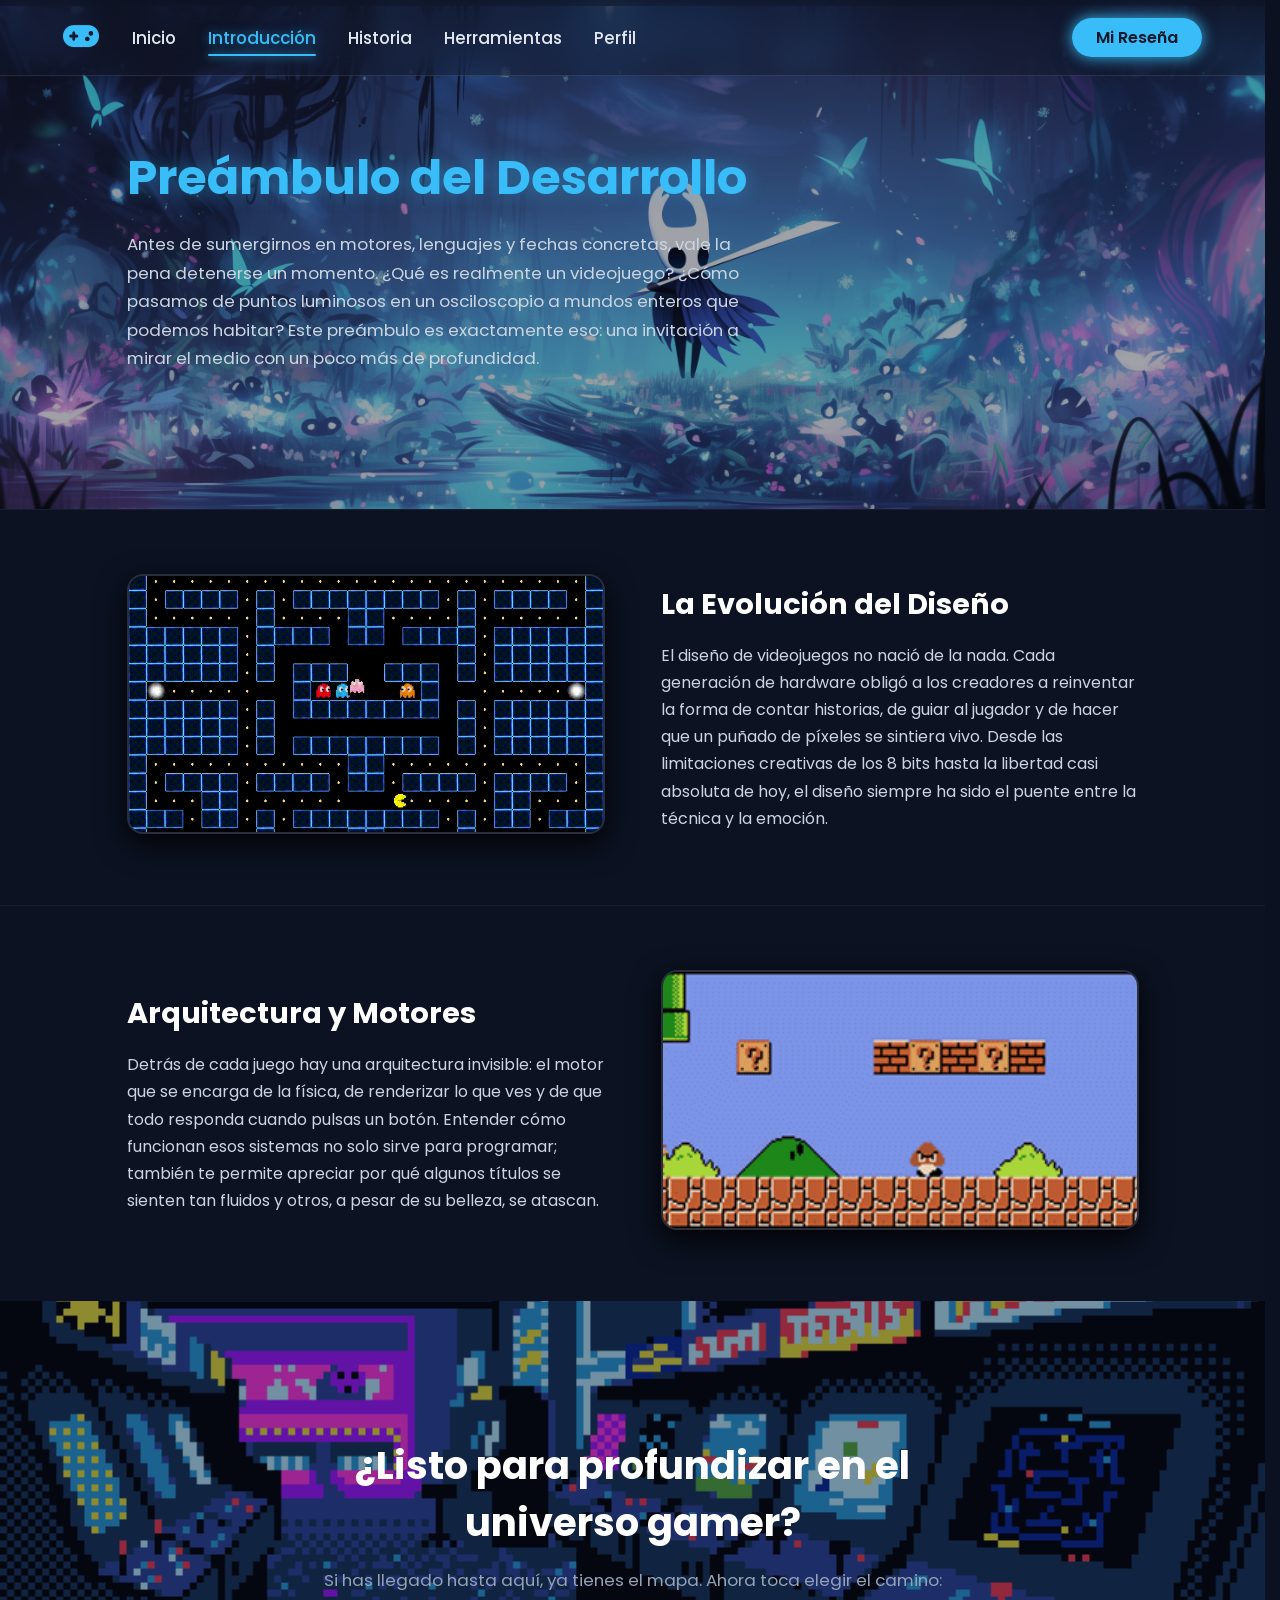
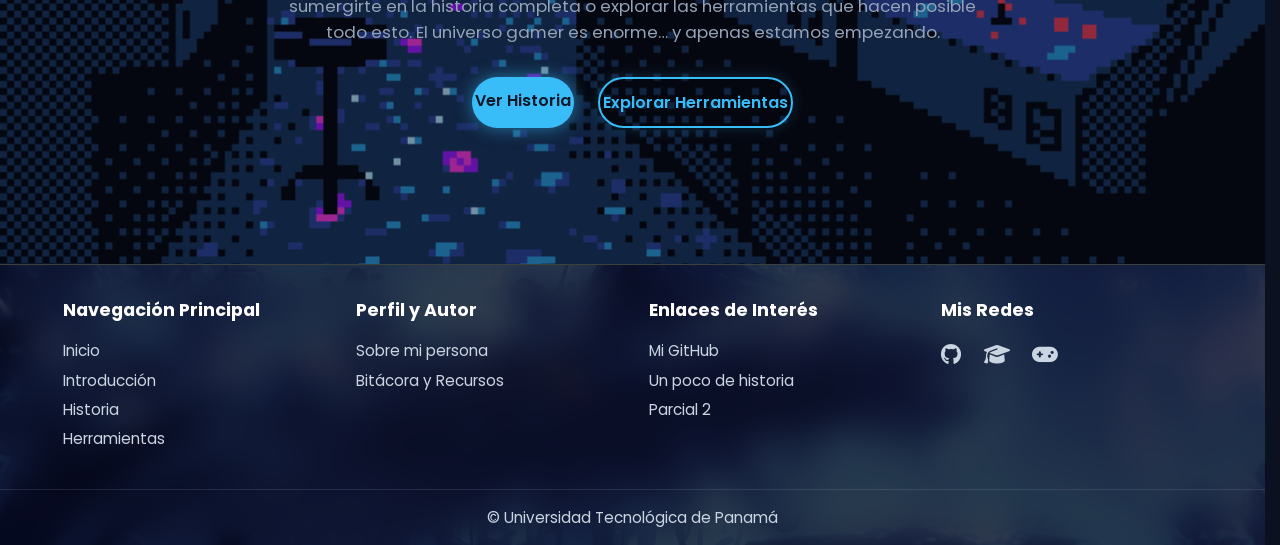
<file: introduccion.html>
<!doctype html>
<html lang="es">
   <head>
      <meta charset="UTF-8" />
      <meta name="viewport" content="width=device-width, initial-scale=1.0" />
      <link
         href="https://fonts.googleapis.com/css2?family=Poppins:wght@400;700&display=swap"
         rel="stylesheet"
      />
      <link
         rel="stylesheet"
         href="https://cdnjs.cloudflare.com/ajax/libs/font-awesome/6.4.0/css/all.min.css"
      />
      <title>Introducción al Desarrollo | Proyecto Web</title>
      <link rel="stylesheet" href="css/estilos.css" />
   </head>

   <body class="page-intro">
      <header>
         <nav>
            <div class="nav-group">
               <div class="logo">
                  <i class="fa-solid fa-gamepad"></i>
               </div>
               <ul class="nav-links">
                  <li><a href="index.html">Inicio</a></li>
                  <li>
                     <a
                        href="introduccion.html"
                        class="activo"
                        aria-current="page"
                        >Introducción</a
                     >
                  </li>
                  <li><a href="historia.html">Historia</a></li>
                  <li><a href="herramientas.html">Herramientas</a></li>
                  <li><a href="creador.html">Perfil</a></li>
               </ul>
            </div>
            <div class="btns">
               <a href="creador.html" class="btn">Mi Reseña</a>
            </div>
         </nav>
      </header>

      <main>
         <section class="intro-hero with-bg">
            <div class="intro-hero-content">
               <h1>Preámbulo del Desarrollo</h1>
               <p>
                  Antes de sumergirnos en motores, lenguajes y fechas concretas,
                  vale la pena detenerse un momento. ¿Qué es realmente un
                  videojuego? ¿Cómo pasamos de puntos luminosos en un
                  osciloscopio a mundos enteros que podemos habitar? Este
                  preámbulo es exactamente eso: una invitación a mirar el medio
                  con un poco más de profundidad.
               </p>
            </div>
         </section>

         <section class="doc-section">
            <div class="doc-container">
               <div class="doc-image">
                  <img
                     src="ANIMATION/loop1.gif"
                     alt="Evolución del diseño de videojuegos"
                     loading="lazy"
                  />
               </div>
               <div class="doc-text">
                  <h2>La Evolución del Diseño</h2>
                  <p>
                     El diseño de videojuegos no nació de la nada. Cada
                     generación de hardware obligó a los creadores a reinventar
                     la forma de contar historias, de guiar al jugador y de
                     hacer que un puñado de píxeles se sintiera vivo. Desde las
                     limitaciones creativas de los 8 bits hasta la libertad casi
                     absoluta de hoy, el diseño siempre ha sido el puente entre
                     la técnica y la emoción.
                  </p>
               </div>
            </div>
         </section>

         <section class="doc-section alt-layout">
            <div class="doc-container">
               <div class="doc-text">
                  <h2>Arquitectura y Motores</h2>
                  <p>
                     Detrás de cada juego hay una arquitectura invisible: el
                     motor que se encarga de la física, de renderizar lo que ves
                     y de que todo responda cuando pulsas un botón. Entender
                     cómo funcionan esos sistemas no solo sirve para programar;
                     también te permite apreciar por qué algunos títulos se
                     sienten tan fluidos y otros, a pesar de su belleza, se
                     atascan.
                  </p>
               </div>
               <div class="doc-image">
                  <img
                     src="ANIMATION/loop2.gif"
                     alt="Motores y herramientas de desarrollo"
                     loading="lazy"
                  />
               </div>
            </div>
         </section>

         <section class="cta-section with-bg">
            <div class="cta-content">
               <h2>¿Listo para profundizar en el universo gamer?</h2>
               <p>
                  Si has llegado hasta aquí, ya tienes el mapa. Ahora toca
                  elegir el camino: sumergirte en la historia completa o
                  explorar las herramientas que hacen posible todo esto. El
                  universo gamer es enorme… y apenas estamos empezando.
               </p>
               <div class="cta-buttons">
                  <a href="historia.html" class="btn-hero">Ver Historia</a>
                  <a href="herramientas.html" class="btn-hero cta-secondary"
                     >Explorar Herramientas</a
                  >
               </div>
            </div>
         </section>
      </main>

      <footer>
         <div class="footer-container">
            <div class="footer-section">
               <h3>Navegación Principal</h3>
               <ul>
                  <li><a href="index.html">Inicio</a></li>
                  <li><a href="introduccion.html">Introducción</a></li>
                  <li><a href="historia.html">Historia</a></li>
                  <li><a href="herramientas.html">Herramientas</a></li>
               </ul>
            </div>

            <div class="footer-section">
               <h3>Perfil y Autor</h3>
               <ul>
                  <li><a href="creador.html">Sobre mi persona</a></li>
                  <li>
                     <a href="creador.html#recursos-utilizados"
                        >Bitácora y Recursos</a
                     >
                  </li>
               </ul>
            </div>

            <div class="footer-section">
               <h3>Enlaces de Interés</h3>
               <ul>
                  <li>
                     <a
                        href="https://github.com/alejo717-ux"
                        target="_blank"
                        rel="noopener"
                        >Mi GitHub</a
                     >
                  </li>
                  <li>
                     <a
                        href="https://elvago.org/el-crash-de-los-videojuegos-de-1983/"
                        target="_blank"
                        rel="noopener"
                        >Un poco de historia</a
                     >
                  </li>
                  <li>
                     <a href="https://github.com/alejo717-ux/Parcial-2"
                        >Parcial 2</a
                     >
                  </li>
               </ul>
            </div>

            <div class="footer-section">
               <h3>Mis Redes</h3>

               <div class="social-container">
                  <a
                     href="https://github.com/alejo717-ux"
                     target="_blank"
                     rel="noopener"
                     aria-label="GitHub"
                     class="social-link"
                  >
                     <i class="fa-brands fa-github"></i>
                     <span class="sr-only">GitHub</span>
                  </a>
                  <a
                     href="https://fisc.utp.ac.pa/"
                     target="_blank"
                     rel="noopener"
                     aria-label="Mi Facultad"
                     class="social-link"
                  >
                     <i class="fa-solid fa-graduation-cap"></i>
                     <span class="sr-only">Mi Facultad</span>
                  </a>
                  <a
                     href="https://steamcommunity.com/profiles/76561199129849721"
                     target="_blank"
                     rel="noopener"
                     aria-label="Steam"
                     class="social-link"
                  >
                     <i class="fa-solid fa-gamepad"></i>
                     <span class="sr-only">Steam</span>
                  </a>
               </div>
            </div>
         </div>

         <div class="footer-bottom">
            <h3>&copy; Universidad Tecnológica de Panamá</h3>
         </div>
      </footer>
   </body>
</html>
</file>
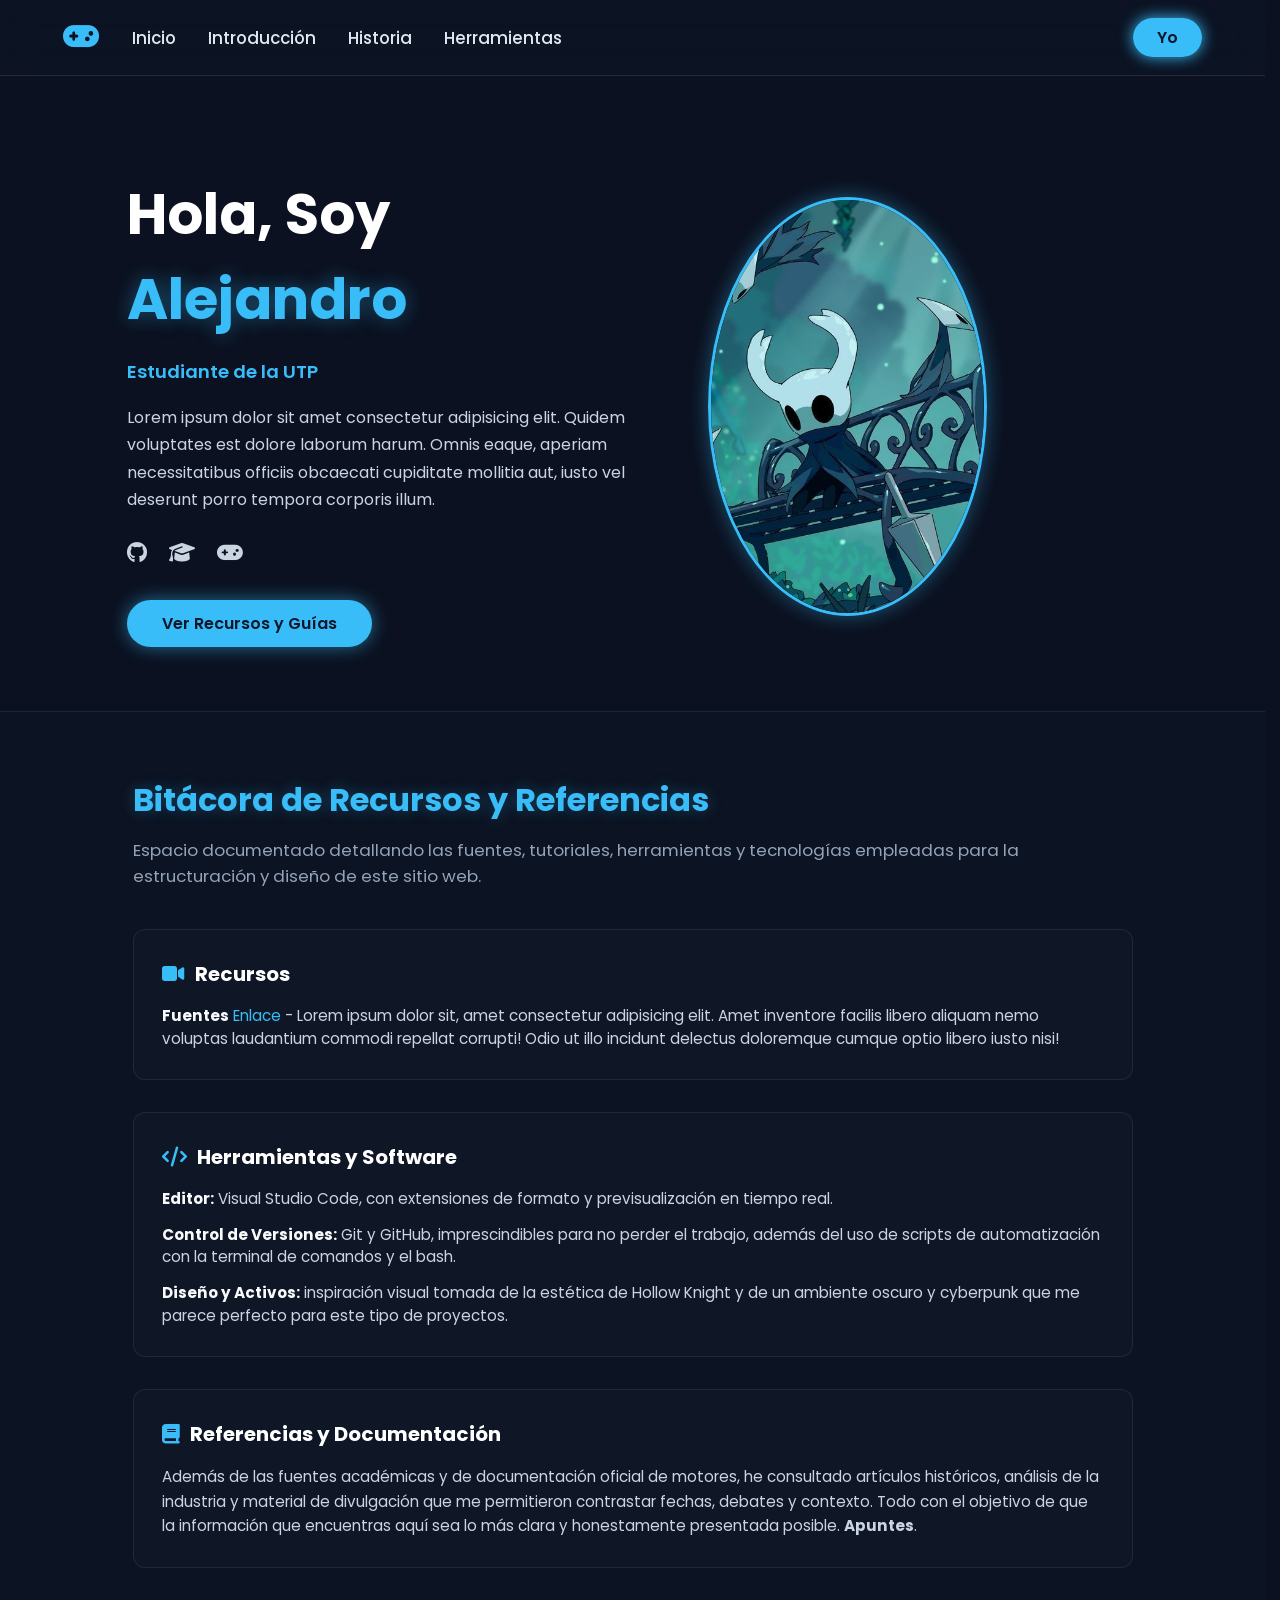
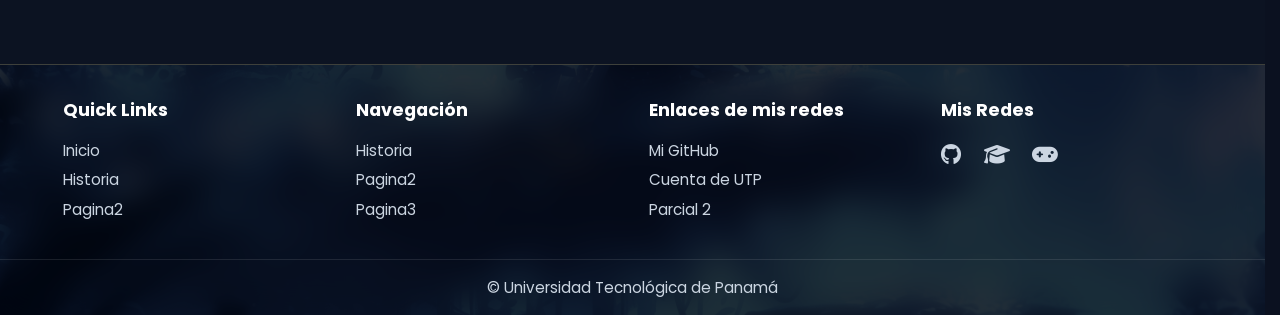
<file: src/creador.html>
<!doctype html>
<html lang="es">
   <head>
      <meta charset="UTF-8" />
      <meta name="viewport" content="width=device-width, initial-scale=1.0" />
      <link
         href="https://fonts.googleapis.com/css2?family=Poppins:wght@400;700&display=swap"
         rel="stylesheet"
      />
      <link
         rel="stylesheet"
         href="https://cdnjs.cloudflare.com/ajax/libs/font-awesome/6.4.0/css/all.min.css"
      />
      <title>Sobre el Creador y Recursos | Proyecto Web</title>
      <link rel="stylesheet" href="css/estilos.css" />
   </head>

   <body class="page-creator">
      <header>
         <nav>
            <div class="nav-group">
               <div class="logo">
                  <i class="fa-solid fa-gamepad"></i>
               </div>
               <ul class="nav-links">
                  <li><a href="index.html">Inicio</a></li>
                  <li><a href="introduccion.html">Introducción</a></li>
                  <li><a href="/src/historia.html">Historia</a></li>
                  <li><a href="herramientas.html">Herramientas</a></li>
               </ul>
            </div>
            <div class="btns">
               <a href="creador.html" class="btn">Yo</a>
            </div>
         </nav>
      </header>

      <main>
         <section class="creator-hero-section with-bg">
            <div class="creator-hero-grid">
               <!-- Columna Izquierda: Textos e Información -->
               <div class="creator-hero-text">
                  <h1>
                     Hola, Soy <span class="highlight-name">Alejandro</span>
                  </h1>
                  <p class="creator-subtitle">Estudiante de la UTP</p>
                  <p class="creator-description">
                     Lorem ipsum dolor sit amet consectetur adipisicing elit.
                     Quidem voluptates est dolore laborum harum. Omnis eaque,
                     aperiam necessitatibus officiis obcaecati cupiditate
                     mollitia aut, iusto vel deserunt porro tempora corporis
                     illum.
                  </p>

                  <!-- Redes sociales -->
                  <div
                     class="social-container"
                     style="justify-content: flex-start; margin-top: 1.5rem"
                  >
                     <a
                        href="https://github.com"
                        target="_blank"
                        rel="noopener"
                        aria-label="GitHub"
                        class="social-link"
                     >
                        <i class="fa-brands fa-github"></i>
                        <span class="sr-only">GitHub</span>
                     </a>
                     <a
                        href="https://portal.utp.ac.pa"
                        target="_blank"
                        rel="noopener"
                        aria-label="Cuenta UTP"
                        class="social-link"
                     >
                        <i class="fa-solid fa-graduation-cap"></i>
                        <span class="sr-only">Cuenta UTP</span>
                     </a>
                     <a
                        href="https://www.playstation.com"
                        target="_blank"
                        rel="noopener"
                        aria-label="PlayStation"
                        class="social-link"
                     >
                        <i class="fa-solid fa-gamepad"></i>
                        <span class="sr-only">PlayStation</span>
                     </a>
                  </div>

                  <div style="margin-top: 2rem">
                     <a href="#recursos-utilizados" class="btn-hero"
                        >Ver Recursos y Guías</a
                     >
                  </div>
               </div>

               <div class="creator-hero-visual">
                  <img
                     src="/src/IMG/Hollow Knight Avatar.jpg"
                     alt="Avatar del Creador"
                     class="creator-main-avatar"
                     loading="lazy"
                  />
               </div>
            </div>
         </section>

         <section id="recursos-utilizados" class="project-resources-section">
            <div class="resources-container">
               <h2>Bitácora de Recursos y Referencias</h2>
               <p class="resources-intro">
                  Espacio documentado detallando las fuentes, tutoriales,
                  herramientas y tecnologías empleadas para la estructuración y
                  diseño de este sitio web.
               </p>

               <div class="resources-content-box">
                  <div class="resource-group">
                     <h3><i class="fa-solid fa-video"></i> Recursos</h3>
                     <ul>
                        <li>
                           <strong>Fuentes</strong>
                           <a
                              href="https://www.youtube.com/watch?v=-u3vE84Wo_U&t=584s"
                              target="_blank"
                              rel="noopener"
                           >
                              Enlace
                           </a>
                           <span
                              >- Lorem ipsum dolor sit, amet consectetur
                              adipisicing elit. Amet inventore facilis libero
                              aliquam nemo voluptas laudantium commodi repellat
                              corrupti! Odio ut illo incidunt delectus
                              doloremque cumque optio libero iusto nisi!</span
                           >
                        </li>
                     </ul>
                  </div>

                  <div class="resource-group">
                     <h3>
                        <i class="fa-solid fa-code"></i> Herramientas y Software
                     </h3>
                     <ul class="resource-list-inline">
                        <li>
                           <strong>Editor:</strong> Visual Studio Code, con
                           extensiones de formato y previsualización en tiempo
                           real.
                        </li>
                        <li>
                           <strong>Control de Versiones:</strong> Git y GitHub,
                           imprescindibles para no perder el trabajo, además del
                           uso de scripts de automatización con la terminal de
                           comandos y el bash.
                        </li>
                        <li>
                           <strong>Diseño y Activos:</strong> inspiración visual
                           tomada de la estética de Hollow Knight y de un
                           ambiente oscuro y cyberpunk que me parece perfecto
                           para este tipo de proyectos.
                        </li>
                     </ul>
                  </div>

                  <div class="resource-group">
                     <h3>
                        <i class="fa-solid fa-book"></i> Referencias y
                        Documentación
                     </h3>
                     <p>
                        Además de las fuentes académicas y de documentación
                        oficial de motores, he consultado artículos históricos,
                        análisis de la industria y material de divulgación que
                        me permitieron contrastar fechas, debates y contexto.
                        Todo con el objetivo de que la información que
                        encuentras aquí sea lo más clara y honestamente
                        presentada posible. <strong>Apuntes</strong>.
                     </p>
                  </div>
               </div>
            </div>
         </section>
      </main>

      <footer>
         <div class="footer-container">
            <div class="footer-section">
               <h3>Quick Links</h3>
               <ul>
                  <li><a href="index.html">Inicio</a></li>
                  <li><a href="historia.html">Historia</a></li>
                  <li><a href="pagina2.html">Pagina2</a></li>
               </ul>
            </div>

            <div class="footer-section">
               <h3>Navegación</h3>
               <ul>
                  <li><a href="historia.html">Historia</a></li>
                  <li><a href="pagina2.html" class="activo">Pagina2</a></li>
                  <li><a href="pagina3.html">Pagina3</a></li>
               </ul>
            </div>

            <div class="footer-section">
               <h3>Enlaces de mis redes</h3>
               <ul>
                  <li><a href="#">Mi GitHub</a></li>
                  <li><a href="#">Cuenta de UTP</a></li>
                  <li><a href="#">Parcial 2</a></li>
               </ul>
            </div>

            <div class="footer-section">
               <h3>Mis Redes</h3>
               <div class="social-container">
                  <a
                     href="https://github.com"
                     target="_blank"
                     rel="noopener"
                     aria-label="GitHub"
                     class="social-link"
                  >
                     <i class="fa-brands fa-github"></i>
                     <span class="sr-only">GitHub</span>
                  </a>
                  <a
                     href="https://portal.utp.ac.pa"
                     target="_blank"
                     rel="noopener"
                     aria-label="Cuenta UTP"
                     class="social-link"
                  >
                     <i class="fa-solid fa-graduation-cap"></i>
                     <span class="sr-only">Cuenta UTP</span>
                  </a>
                  <a
                     href="https://www.playstation.com"
                     target="_blank"
                     rel="noopener"
                     aria-label="PlayStation"
                     class="social-link"
                  >
                     <i class="fa-solid fa-gamepad"></i>
                     <span class="sr-only">PlayStation</span>
                  </a>
               </div>
            </div>
         </div>

         <div class="footer-bottom">
            <h3>&copy; Universidad Tecnológica de Panamá</h3>
         </div>
      </footer>
   </body>
</html>
</file>
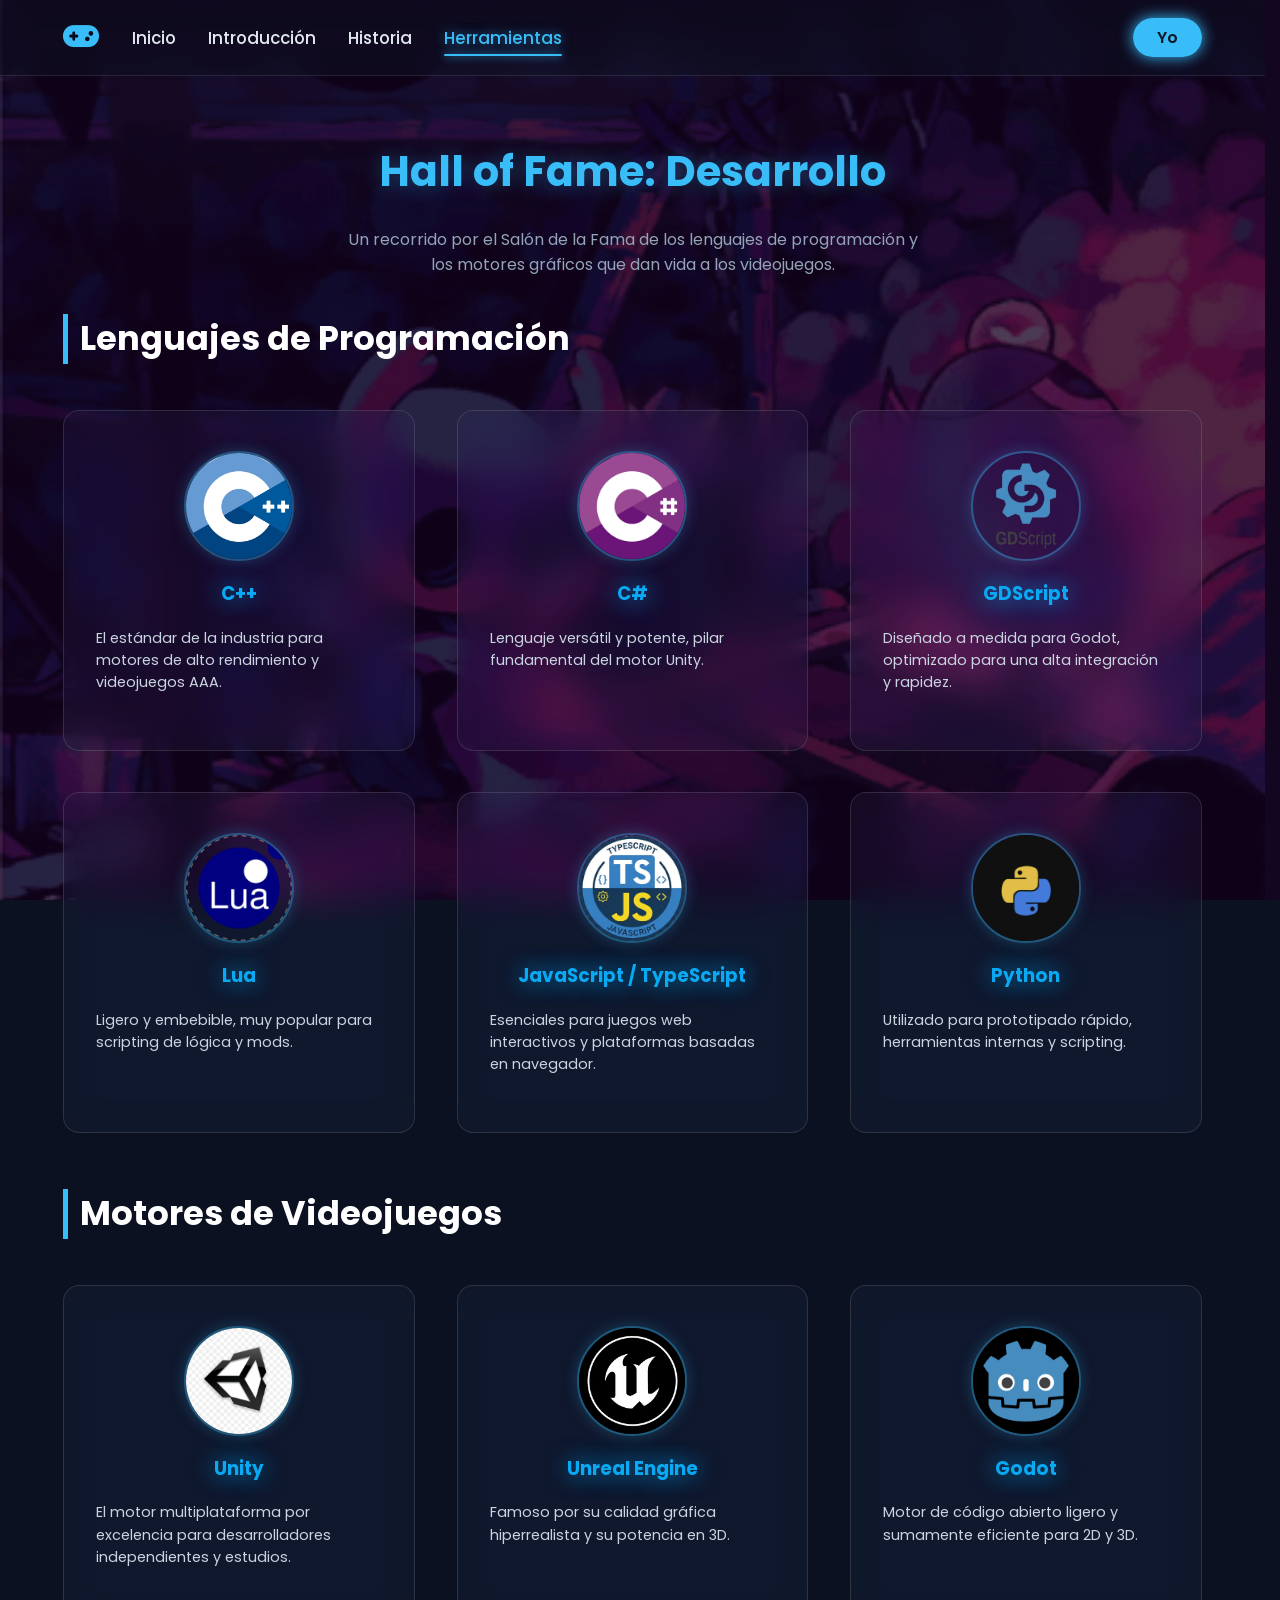
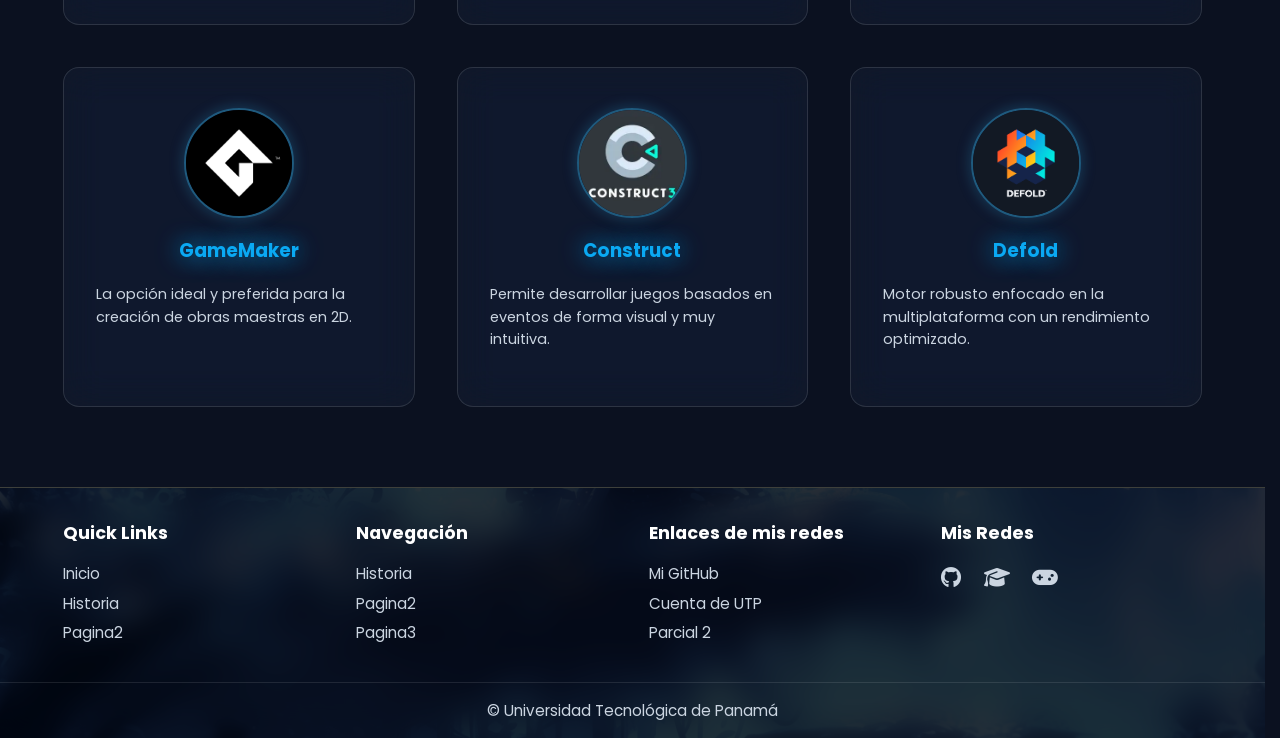
<file: src/herramientas.html>
<!doctype html>
<html lang="es">
   <head>
      <meta charset="UTF-8" />
      <meta name="viewport" content="width=device-width, initial-scale=1.0" />
      <link
         href="https://fonts.googleapis.com/css2?family=Poppins:wght@400;700&display=swap"
         rel="stylesheet"
      />
      <link
         rel="stylesheet"
         href="https://cdnjs.cloudflare.com/ajax/libs/font-awesome/6.4.0/css/all.min.css"
      />
      <title>Hall de la Fama: Lenguajes y Motores | Proyecto Web</title>
      <link rel="stylesheet" href="css/estilos.css" />
   </head>

   <body class="page-herramientas">
      <header>
         <nav>
            <div class="nav-group">
               <div class="logo">
                  <i class="fa-solid fa-gamepad"></i>
               </div>
               <ul class="nav-links">
                  <li><a href="index.html">Inicio</a></li>
                  <li><a href="introduccion.html">Introducción</a></li>
                  <li><a href="/src/historia.html">Historia</a></li>
                  <li>
                     <a
                        href="herramientas.html"
                        class="activo"
                        aria-current="page"
                        >Herramientas</a
                     >
                  </li>
               </ul>
            </div>
            <div class="btns">
               <a href="creador.html" class="btn">Yo</a>
            </div>
         </nav>
      </header>

      <main>
         <section class="hall-section">
            <h1 class="hall-title">Hall of Fame: Desarrollo</h1>
            <p class="hall-intro">
               Un recorrido por el Salón de la Fama de los lenguajes de
               programación y los motores gráficos que dan vida a los
               videojuegos.
            </p>

            <h2 class="hall-category-title">Lenguajes de Programación</h2>
            <div class="cards-grid hall-grid">
               <article class="tarjeta">
                  <img src="/src/IMG/c++.jpg" alt="C++" loading="lazy" />
                  <h3>C++</h3>
                  <p>
                     El estándar de la industria para motores de alto
                     rendimiento y videojuegos AAA.
                  </p>
               </article>

               <article class="tarjeta">
                  <img src="/src/IMG/Char.png" alt="C#" loading="lazy" />
                  <h3>C#</h3>
                  <p>
                     Lenguaje versátil y potente, pilar fundamental del motor
                     Unity.
                  </p>
               </article>

               <article class="tarjeta">
                  <img
                     src="/src/IMG/GDSCRIPT.webp"
                     alt="GDScript"
                     loading="lazy"
                  />
                  <h3>GDScript</h3>
                  <p>
                     Diseñado a medida para Godot, optimizado para una alta
                     integración y rapidez.
                  </p>
               </article>

               <article class="tarjeta">
                  <img
                     src="/src/IMG/Lua-Logo.svg.webp"
                     alt="Lua"
                     loading="lazy"
                  />
                  <h3>Lua</h3>
                  <p>
                     Ligero y embebible, muy popular para scripting de lógica y
                     mods.
                  </p>
               </article>

               <article class="tarjeta">
                  <img
                     src="/src/IMG/TS JS.webp"
                     alt="JavaScript / TypeScript"
                     loading="lazy"
                  />
                  <h3>JavaScript / TypeScript</h3>
                  <p>
                     Esenciales para juegos web interactivos y plataformas
                     basadas en navegador.
                  </p>
               </article>

               <article class="tarjeta">
                  <img
                     src="/src/IMG/Python-logo.webp"
                     alt="Python"
                     loading="lazy"
                  />
                  <h3>Python</h3>
                  <p>
                     Utilizado para prototipado rápido, herramientas internas y
                     scripting.
                  </p>
               </article>
            </div>

            <h2 class="hall-category-title" style="margin-top: 3.5rem">
               Motores de Videojuegos
            </h2>
            <div class="cards-grid hall-grid">
               <article class="tarjeta">
                  <img
                     src="/src/IMG/Unity logo.png"
                     alt="Unity"
                     loading="lazy"
                  />
                  <h3>Unity</h3>
                  <p>
                     El motor multiplataforma por excelencia para
                     desarrolladores independientes y estudios.
                  </p>
               </article>

               <article class="tarjeta">
                  <img
                     src="/src/IMG/UR.webp"
                     alt="Unreal Engine"
                     loading="lazy"
                  />
                  <h3>Unreal Engine</h3>
                  <p>
                     Famoso por su calidad gráfica hiperrealista y su potencia
                     en 3D.
                  </p>
               </article>

               <article class="tarjeta">
                  <img
                     src="/src/IMG/godot-color-dark.png"
                     alt="Godot"
                     loading="lazy"
                  />
                  <h3>Godot</h3>
                  <p>
                     Motor de código abierto ligero y sumamente eficiente para
                     2D y 3D.
                  </p>
               </article>

               <article class="tarjeta">
                  <img
                     src="/src/IMG/GameMaker.png"
                     alt="GameMaker"
                     loading="lazy"
                  />
                  <h3>GameMaker</h3>
                  <p>
                     La opción ideal y preferida para la creación de obras
                     maestras en 2D.
                  </p>
               </article>

               <article class="tarjeta">
                  <img
                     src="/src/IMG/Construct3.png"
                     alt="Construct"
                     loading="lazy"
                  />
                  <h3>Construct</h3>
                  <p>
                     Permite desarrollar juegos basados en eventos de forma
                     visual y muy intuitiva.
                  </p>
               </article>

               <article class="tarjeta">
                  <img src="/src/IMG/Defold.webp" alt="Defold" loading="lazy" />
                  <h3>Defold</h3>
                  <p>
                     Motor robusto enfocado en la multiplataforma con un
                     rendimiento optimizado.
                  </p>
               </article>
            </div>
         </section>
      </main>

      <footer>
         <div class="footer-container">
            <div class="footer-section">
               <h3>Quick Links</h3>
               <ul>
                  <li><a href="index.html">Inicio</a></li>
                  <li><a href="historia.html">Historia</a></li>
                  <li><a href="pagina2.html">Pagina2</a></li>
               </ul>
            </div>

            <div class="footer-section">
               <h3>Navegación</h3>
               <ul>
                  <li><a href="historia.html">Historia</a></li>
                  <li><a href="pagina2.html" class="activo">Pagina2</a></li>
                  <li><a href="pagina3.html">Pagina3</a></li>
               </ul>
            </div>

            <div class="footer-section">
               <h3>Enlaces de mis redes</h3>
               <ul>
                  <li><a href="#">Mi GitHub</a></li>
                  <li><a href="#">Cuenta de UTP</a></li>
                  <li><a href="#">Parcial 2</a></li>
               </ul>
            </div>

            <div class="footer-section">
               <h3>Mis Redes</h3>
               <div class="social-container">
                  <a
                     href="https://github.com"
                     target="_blank"
                     rel="noopener"
                     aria-label="GitHub"
                     class="social-link"
                  >
                     <i class="fa-brands fa-github"></i>
                     <span class="sr-only">GitHub</span>
                  </a>
                  <a
                     href="https://portal.utp.ac.pa"
                     target="_blank"
                     rel="noopener"
                     aria-label="Cuenta UTP"
                     class="social-link"
                  >
                     <i class="fa-solid fa-graduation-cap"></i>
                     <span class="sr-only">Cuenta UTP</span>
                  </a>
                  <a
                     href="https://www.playstation.com"
                     target="_blank"
                     rel="noopener"
                     aria-label="PlayStation"
                     class="social-link"
                  >
                     <i class="fa-solid fa-gamepad"></i>
                     <span class="sr-only">PlayStation</span>
                  </a>
               </div>
            </div>
         </div>

         <div class="footer-bottom">
            <h3>&copy; Universidad Tecnológica de Panamá</h3>
         </div>
      </footer>
   </body>
</html>
</file>
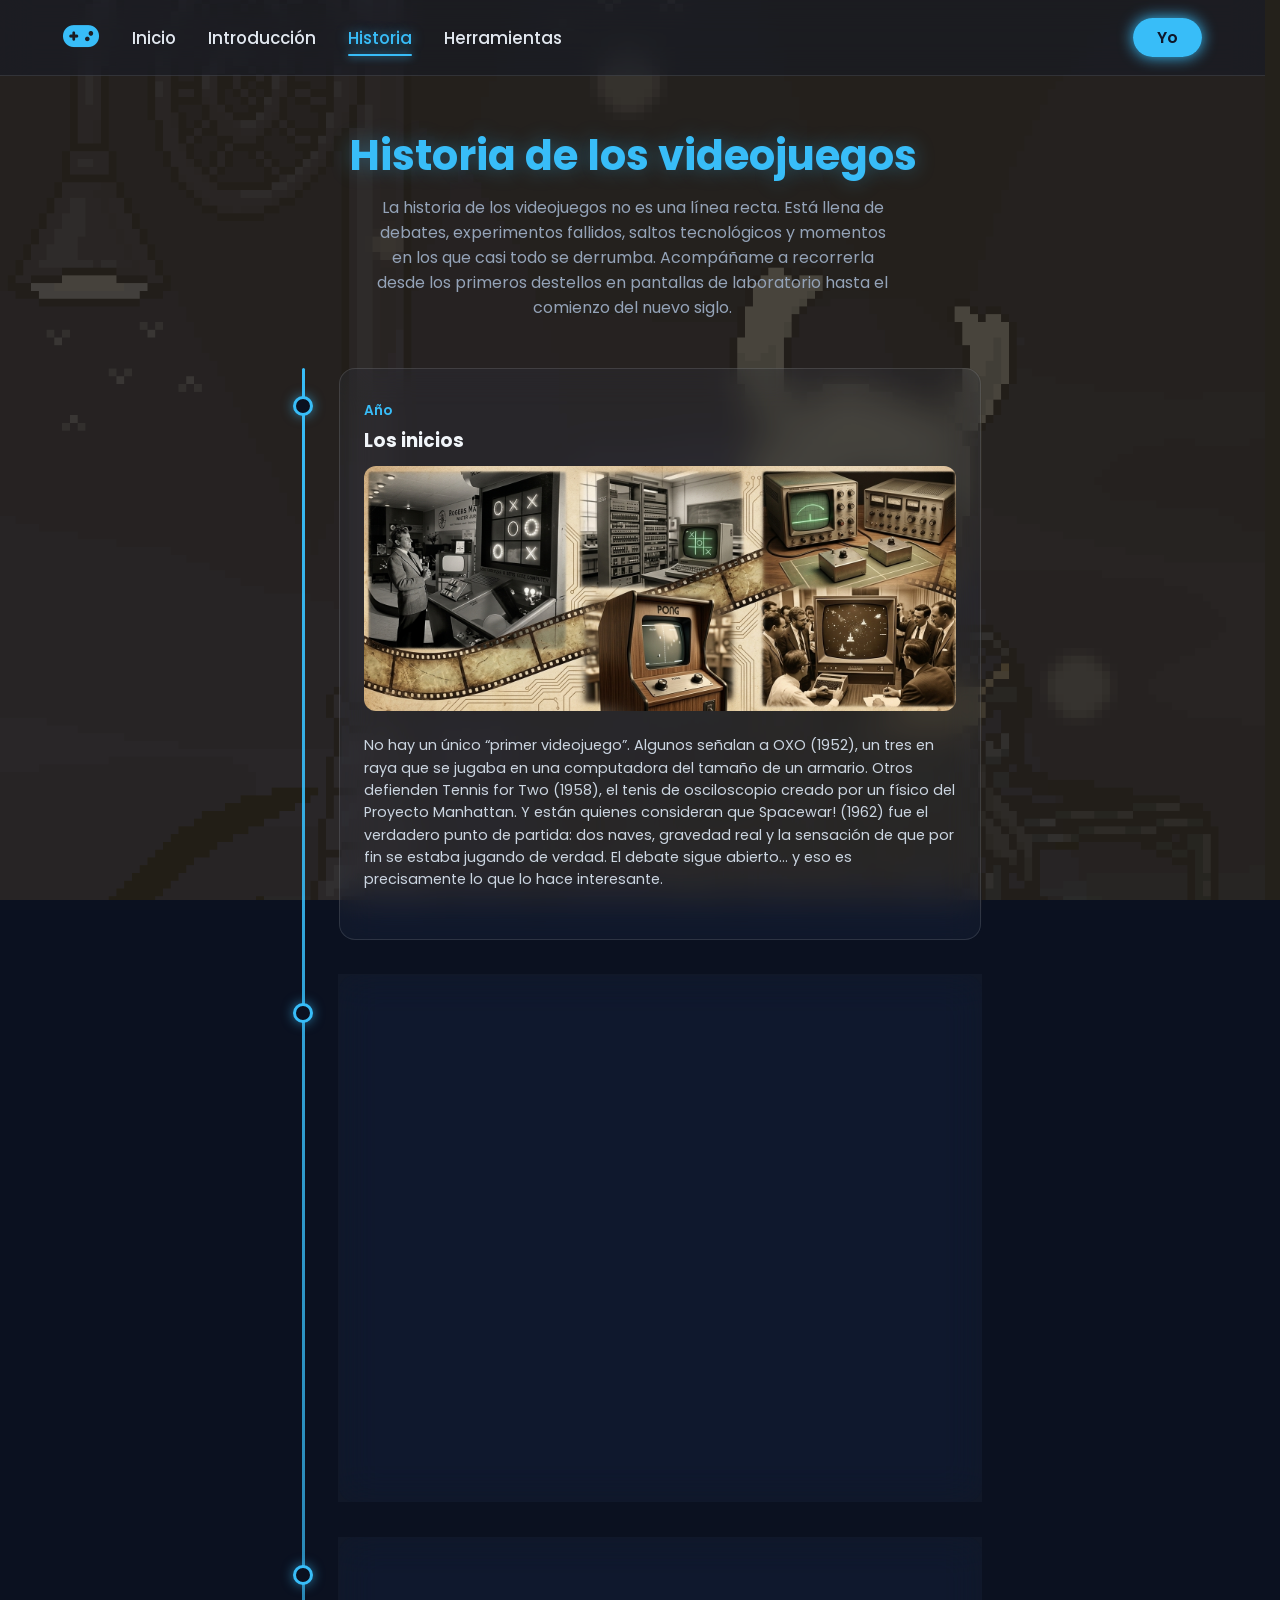
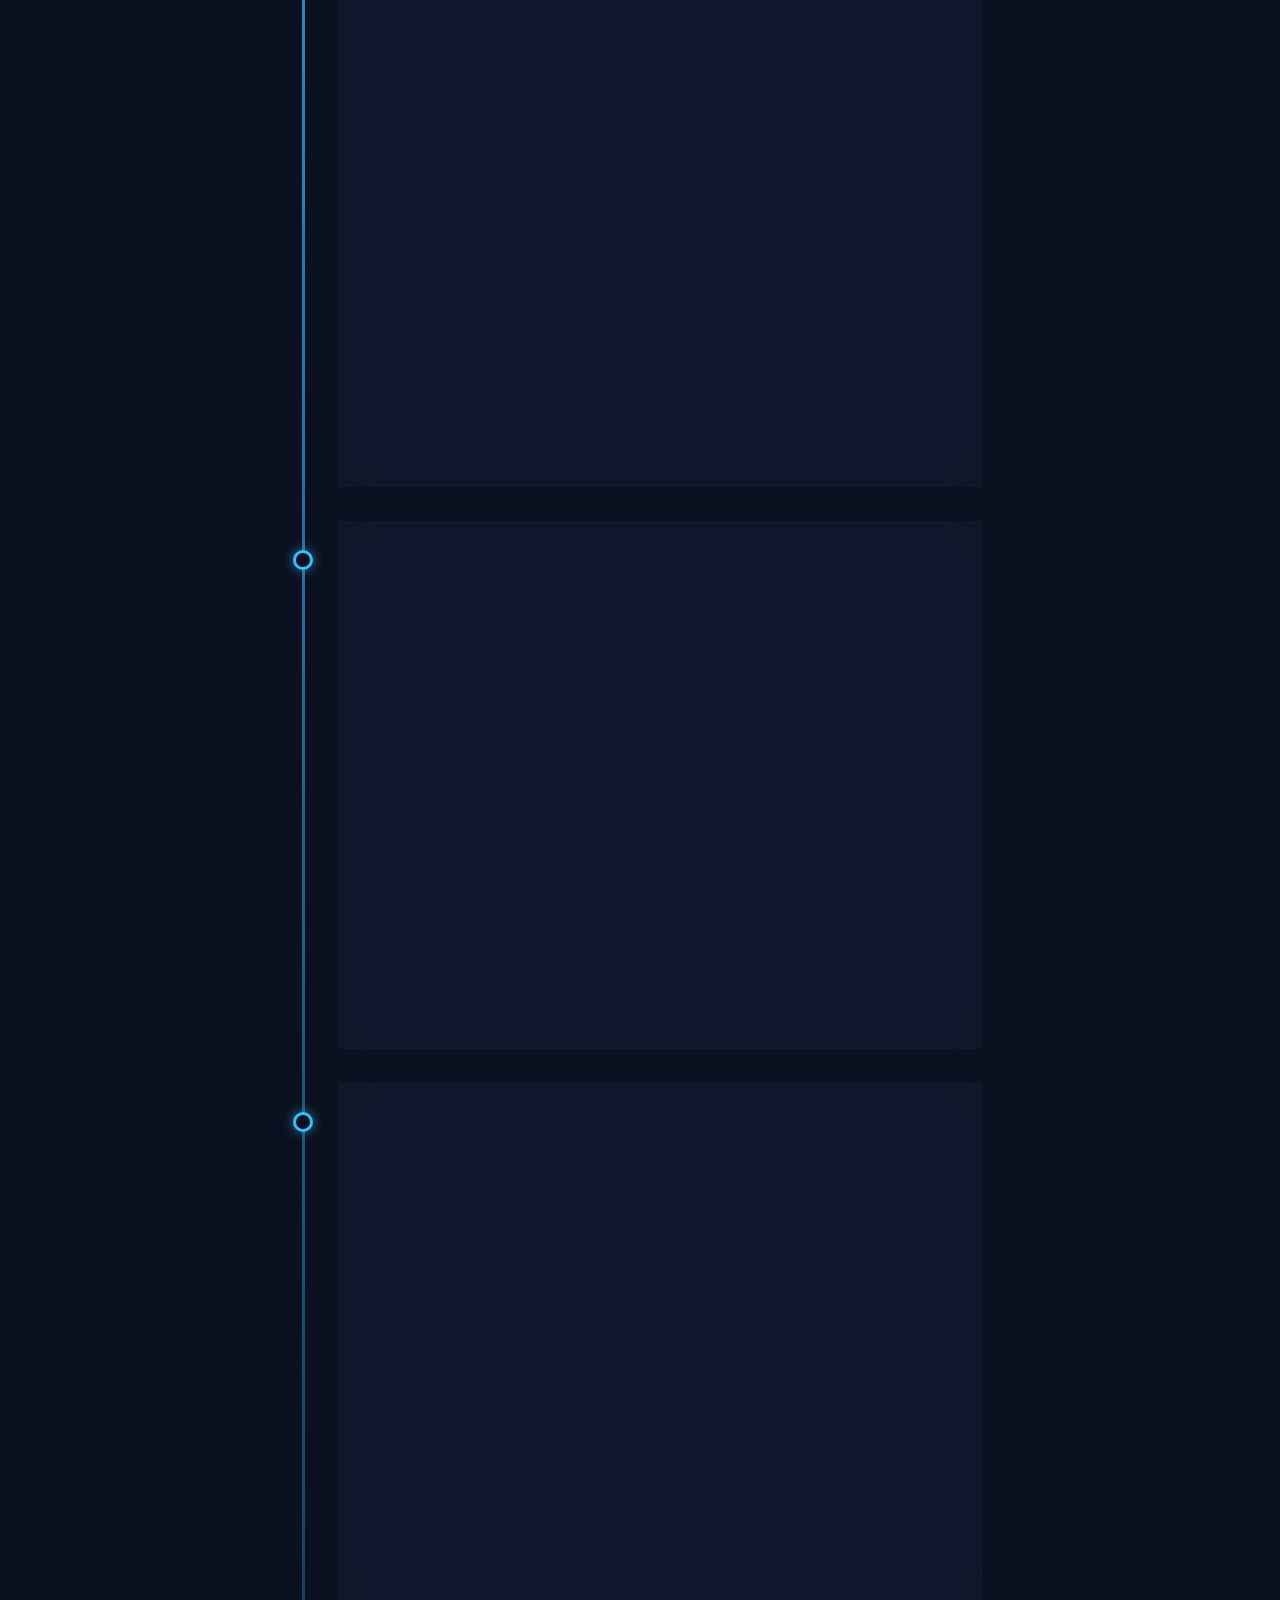
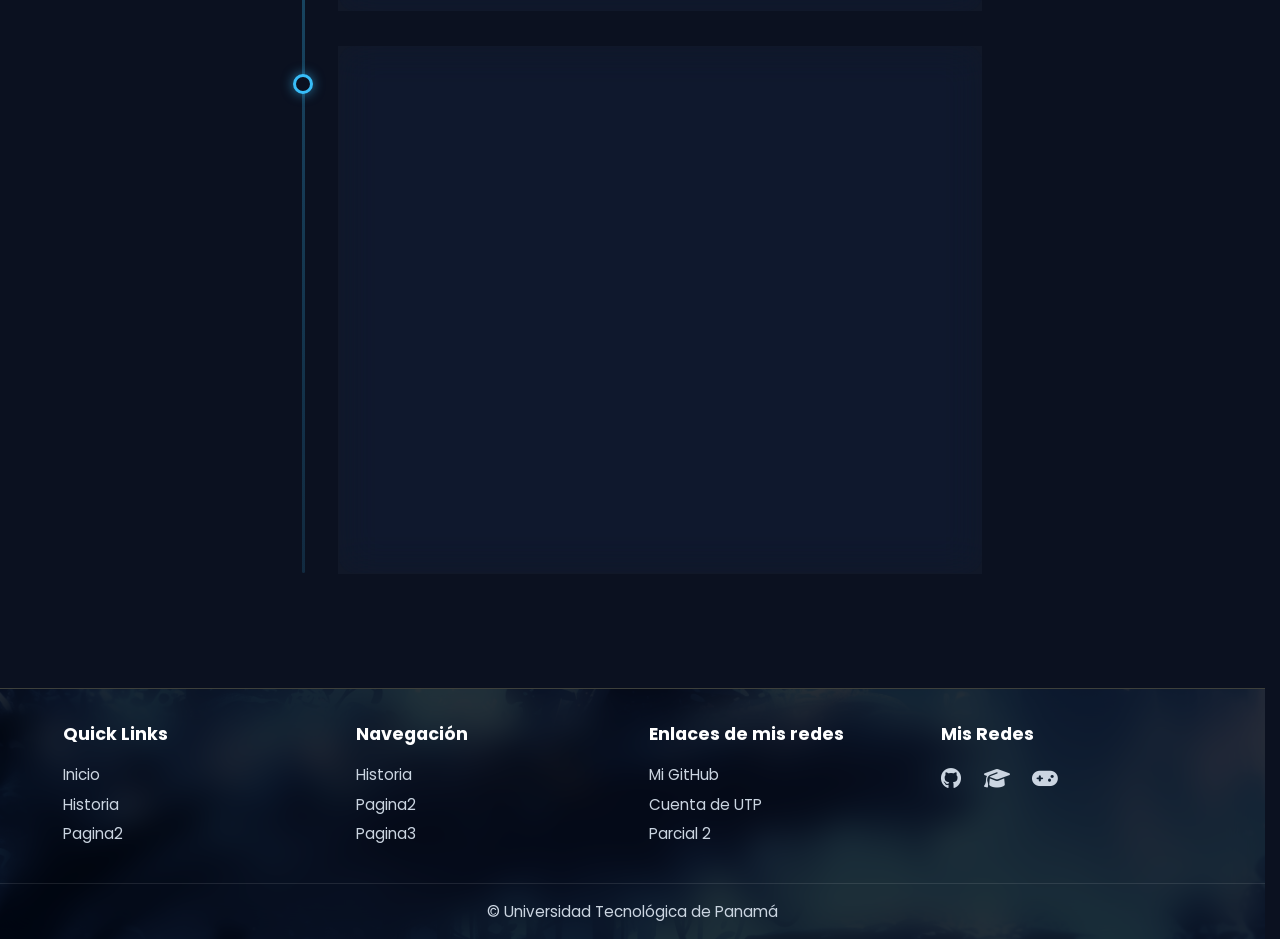
<file: src/historia.html>
<!doctype html>
<html lang="es">
   <head>
      <meta charset="UTF-8" />
      <meta name="viewport" content="width=device-width, initial-scale=1.0" />
      <link
         href="https://fonts.googleapis.com/css2?family=Poppins:wght@400;700&display=swap"
         rel="stylesheet"
      />
      <link
         rel="stylesheet"
         href="https://cdnjs.cloudflare.com/ajax/libs/font-awesome/6.4.0/css/all.min.css"
      />
      <title>Historia de los videojuegos | Proyecto Web</title>
      <link rel="stylesheet" href="css/estilos.css" />
   </head>

   <body class="page-historia">
      <header>
         <nav>
            <div class="nav-group">
               <div class="logo">
                  <i class="fa-solid fa-gamepad"></i>
               </div>
               <ul class="nav-links">
                  <li><a href="index.html">Inicio</a></li>
                  <li><a href="introduccion.html">Introducción</a></li>
                  <li>
                     <a
                        href="/src/historia.html"
                        class="activo"
                        aria-current="page"
                        >Historia</a
                     >
                  </li>
                  <li><a href="herramientas.html">Herramientas</a></li>
               </ul>
            </div>
            <div class="btns">
               <a href="creador.html" class="btn">Yo</a>
            </div>
         </nav>
      </header>

      <main>
         <section class="timeline-section">
            <h1 class="timeline-title">Historia de los videojuegos</h1>
            <p class="timeline-intro">
               La historia de los videojuegos no es una línea recta. Está llena
               de debates, experimentos fallidos, saltos tecnológicos y momentos
               en los que casi todo se derrumba. Acompáñame a recorrerla desde
               los primeros destellos en pantallas de laboratorio hasta el
               comienzo del nuevo siglo.
            </p>

            <ol class="timeline">
               <!-- Inicializando tarjeta 1 -->
               <li class="timeline-item">
                  <div class="timeline-marker" aria-hidden="true"></div>
                  <article class="tarjeta timeline-card">
                     <time datetime="2014-11-19">Año</time>
                     <h3>Los inicios</h3>
                     <img
                        src="/src/IMG/Primer Videojuego.jpg"
                        alt="Arte conceptual temprano de Hollow Knight"
                        loading="lazy"
                     />
                     <p>
                        No hay un único “primer videojuego”. Algunos señalan a
                        OXO (1952), un tres en raya que se jugaba en una
                        computadora del tamaño de un armario. Otros defienden
                        Tennis for Two (1958), el tenis de osciloscopio creado
                        por un físico del Proyecto Manhattan. Y están quienes
                        consideran que Spacewar! (1962) fue el verdadero punto
                        de partida: dos naves, gravedad real y la sensación de
                        que por fin se estaba jugando de verdad. El debate sigue
                        abierto… y eso es precisamente lo que lo hace
                        interesante.
                     </p>
                  </article>
               </li>

               <!-- Inicializando tarjeta 2 -->
               <li class="timeline-item">
                  <div class="timeline-marker" aria-hidden="true"></div>
                  <article class="tarjeta timeline-card">
                     <time datetime="2017-02-24">Año</time>
                     <h3>La eclosión de los videojuegos</h3>
                     <img
                        src="/src/IMG/Pong-video-game-TV-1977.jpg"
                        alt="Portada de Hollow Knight"
                        loading="lazy"
                     />
                     <p>
                        Todo cambió cuando los juegos salieron de los
                        laboratorios y llegaron a los bares. Computer Space
                        (1971) fue el primer intento comercial, pero fue Pong
                        (1972) el que encendió la mecha. Simple, adictivo y
                        fácil de entender, se convirtió en el fenómeno que
                        demostró que la gente estaba dispuesta a meter monedas
                        en una máquina solo por divertirse. Nacía la industria
                        del arcade.
                     </p>
                  </article>
               </li>

               <!-- Inicializando tarjeta 3 -->
               <li class="timeline-item">
                  <div class="timeline-marker" aria-hidden="true"></div>
                  <article class="tarjeta timeline-card">
                     <time datetime="2017-08-03">Año</time>
                     <h3>Crisis de los 80s</h3>
                     <img
                        src="/src/IMG/what-is-video-game-crash-1983.jpg"
                        alt="Contenido de la expansión Hidden Dreams"
                        loading="lazy"
                     />
                     <p>
                        A principios de los ochenta el mercado se saturó.
                        Demasiadas consolas, demasiados juegos mediocres y una
                        sobreproducción que terminó en desastre. En 1983 la
                        industria norteamericana se desplomó casi un 97 %. Atari
                        terminó enterrando cartuchos en el desierto de Nuevo
                        México. Parecía el final… hasta que Nintendo llegó con
                        la Famicom y rescató el medio con una estrategia basada
                        en la calidad y el control de lo que se publicaba.
                     </p>
                  </article>
               </li>

               <!-- Inicializando tarjeta 4 -->
               <li class="timeline-item">
                  <div class="timeline-marker" aria-hidden="true"></div>
                  <article class="tarjeta timeline-card">
                     <time datetime="2017-10-26">Año</time>
                     <h3>La década de los 8 bits</h3>
                     <img
                        src="/src/IMG/8 bits.jpg"
                        alt="The Grimm Troupe"
                        loading="lazy"
                     />
                     <p>
                        Los ochenta fueron la era de los píxeles. NES, Master
                        System y un montón de microcomputadoras caseras llenaron
                        las salas de estar. Super Mario Bros., The Legend of
                        Zelda, Mega Man… títulos que no solo definieron géneros,
                        sino que enseñaron a toda una generación cómo se sentía
                        explorar un mundo hecho de bloques de color. La
                        limitación técnica se convirtió en creatividad pura.
                     </p>
                  </article>
               </li>

               <!-- Inicializando tarjeta 5 -->
               <li class="timeline-item">
                  <div class="timeline-marker" aria-hidden="true"></div>
                  <article class="tarjeta timeline-card">
                     <time datetime="2018-04-20">Año</time>
                     <h3>La revolución de las 3D</h3>
                     <img
                        src="/src/IMG/2d3d.jpg"
                        alt="Actualización Lifeblood"
                        loading="lazy"
                     />
                     <p>
                        A mediados de los noventa el salto fue brutal.
                        PlayStation, Nintendo 64 y Sega Saturn llevaron los
                        polígonos a las casas. Super Mario 64, Tomb Raider y
                        Final Fantasy VII no solo se veían distintos: se jugaban
                        de otra forma. Por primera vez podías girar la cámara,
                        explorar en tres dimensiones y sentir que el mundo del
                        juego tenía profundidad real. La industria nunca volvió
                        a ser la misma.
                     </p>
                  </article>
               </li>

               <!-- Inicializando tarjeta 6 -->
               <li class="timeline-item">
                  <div class="timeline-marker" aria-hidden="true"></div>
                  <article class="tarjeta timeline-card">
                     <time datetime="2018-08-23">Año</time>
                     <h3>El comienzo del nuevo siglo</h3>
                     <img
                        src="/src/IMG/Images-Gaming-Backgrounds-HD.jpg"
                        alt="Godmaster - Panteón de Hallownest"
                        loading="lazy"
                     />
                     <p>
                        El nuevo milenio trajo internet, gráficos de alta
                        definición, mundos abiertos y una industria que ya no
                        cabía en una sola consola. Online, mobile, eSports y
                        experiencias cada vez más cinematográficas. Lo que
                        empezó como un experimento de laboratorio se convirtió
                        en una de las formas de entretenimiento más importantes
                        del planeta. Y todavía sigue evolucionando.
                     </p>
                  </article>
               </li>
            </ol>
         </section>
      </main>

      <footer>
         <div class="footer-container">
            <div class="footer-section">
               <h3>Quick Links</h3>
               <ul>
                  <li><a href="index.html">Inicio</a></li>
                  <li><a href="historia.html">Historia</a></li>
                  <li><a href="pagina2.html">Pagina2</a></li>
               </ul>
            </div>

            <div class="footer-section">
               <h3>Navegación</h3>
               <ul>
                  <li><a href="historia.html">Historia</a></li>
                  <li><a href="pagina2.html">Pagina2</a></li>
                  <li><a href="pagina3.html">Pagina3</a></li>
               </ul>
            </div>

            <div class="footer-section">
               <h3>Enlaces de mis redes</h3>
               <ul>
                  <li><a href="#">Mi GitHub</a></li>
                  <li><a href="#">Cuenta de UTP</a></li>
                  <li><a href="#">Parcial 2</a></li>
               </ul>
            </div>

            <div class="footer-section">
               <h3>Mis Redes</h3>
               <div class="social-container">
                  <a
                     href="https://github.com"
                     target="_blank"
                     rel="noopener"
                     aria-label="GitHub"
                     class="social-link"
                  >
                     <i class="fa-brands fa-github"></i>
                     <span class="sr-only">GitHub</span>
                  </a>
                  <a
                     href="https://portal.utp.ac.pa"
                     target="_blank"
                     rel="noopener"
                     aria-label="Cuenta UTP"
                     class="social-link"
                  >
                     <i class="fa-solid fa-graduation-cap"></i>
                     <span class="sr-only">Cuenta UTP</span>
                  </a>
                  <a
                     href="https://www.playstation.com"
                     target="_blank"
                     rel="noopener"
                     aria-label="PlayStation"
                     class="social-link"
                  >
                     <i class="fa-solid fa-gamepad"></i>
                     <span class="sr-only">PlayStation</span>
                  </a>
               </div>
            </div>
         </div>

         <div class="footer-bottom">
            <h3>&copy; Universidad Tecnológica de Panamá</h3>
         </div>
      </footer>
   </body>
</html>
</file>
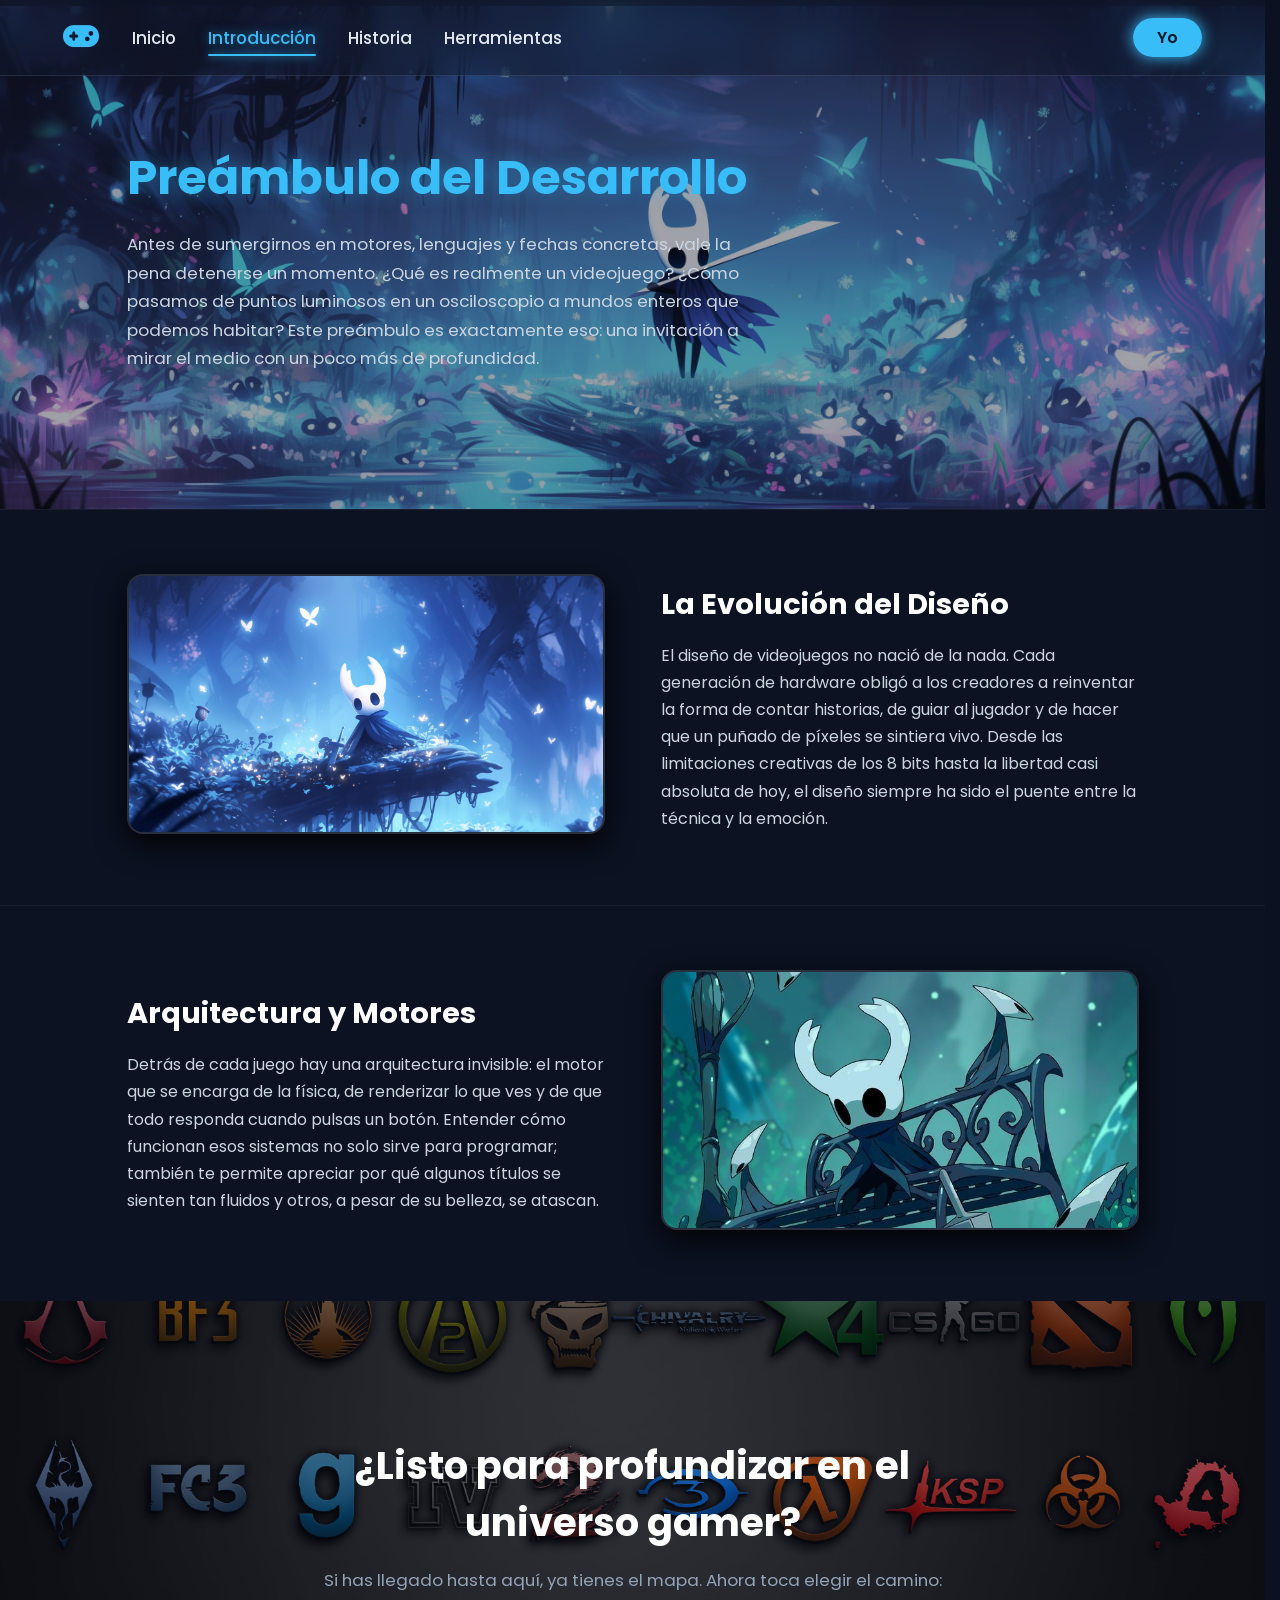
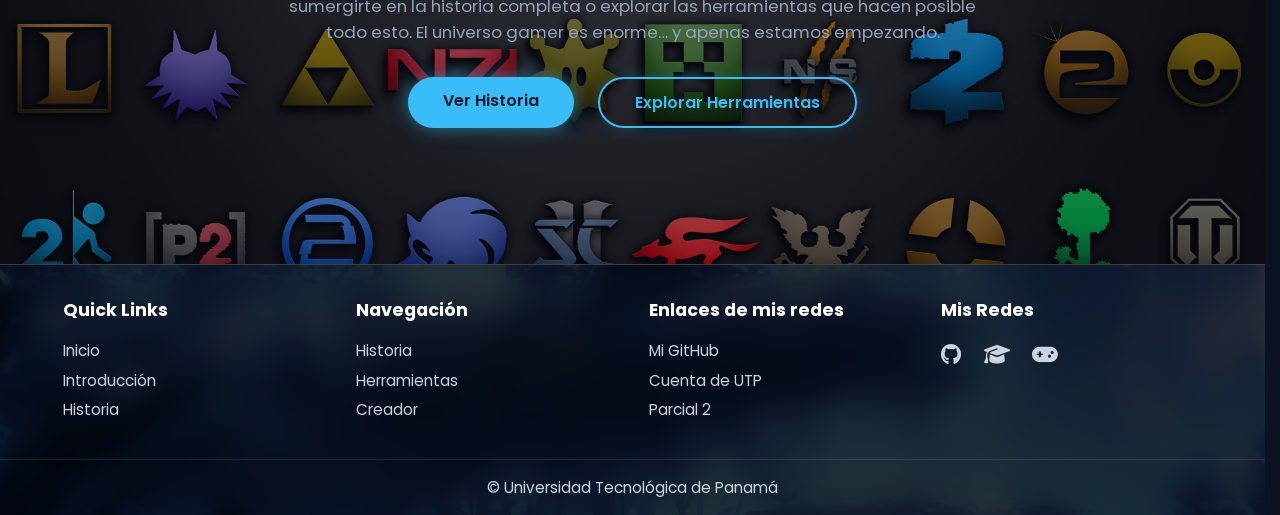
<file: src/introduccion.html>
<!doctype html>
<html lang="es">
   <head>
      <meta charset="UTF-8" />
      <meta name="viewport" content="width=device-width, initial-scale=1.0" />
      <link
         href="https://fonts.googleapis.com/css2?family=Poppins:wght@400;700&display=swap"
         rel="stylesheet"
      />
      <link
         rel="stylesheet"
         href="https://cdnjs.cloudflare.com/ajax/libs/font-awesome/6.4.0/css/all.min.css"
      />
      <title>Introducción al Desarrollo | Proyecto Web</title>
      <link rel="stylesheet" href="css/estilos.css" />
   </head>

   <body class="page-intro">
      <header>
         <nav>
            <div class="nav-group">
               <div class="logo">
                  <i class="fa-solid fa-gamepad"></i>
               </div>
               <ul class="nav-links">
                  <li><a href="index.html">Inicio</a></li>
                  <li>
                     <a
                        href="introduccion.html"
                        class="activo"
                        aria-current="page"
                        >Introducción</a
                     >
                  </li>
                  <li><a href="/src/historia.html">Historia</a></li>
                  <li><a href="herramientas.html">Herramientas</a></li>
               </ul>
            </div>
            <div class="btns">
               <a href="creador.html" class="btn">Yo</a>
            </div>
         </nav>
      </header>

      <main>
         <section class="intro-hero with-bg">
            <div class="intro-hero-content">
               <h1>Preámbulo del Desarrollo</h1>
               <p>
                  Antes de sumergirnos en motores, lenguajes y fechas concretas,
                  vale la pena detenerse un momento. ¿Qué es realmente un
                  videojuego? ¿Cómo pasamos de puntos luminosos en un
                  osciloscopio a mundos enteros que podemos habitar? Este
                  preámbulo es exactamente eso: una invitación a mirar el medio
                  con un poco más de profundidad.
               </p>
            </div>
         </section>

         <section class="doc-section">
            <div class="doc-container">
               <div class="doc-image">
                  <img
                     src="/src/IMG/Hollow Knight.png"
                     alt="Evolución del diseño de videojuegos"
                     loading="lazy"
                  />
               </div>
               <div class="doc-text">
                  <h2>La Evolución del Diseño</h2>
                  <p>
                     El diseño de videojuegos no nació de la nada. Cada
                     generación de hardware obligó a los creadores a reinventar
                     la forma de contar historias, de guiar al jugador y de
                     hacer que un puñado de píxeles se sintiera vivo. Desde las
                     limitaciones creativas de los 8 bits hasta la libertad casi
                     absoluta de hoy, el diseño siempre ha sido el puente entre
                     la técnica y la emoción.
                  </p>
               </div>
            </div>
         </section>

         <section class="doc-section alt-layout">
            <div class="doc-container">
               <div class="doc-text">
                  <h2>Arquitectura y Motores</h2>
                  <p>
                     Detrás de cada juego hay una arquitectura invisible: el
                     motor que se encarga de la física, de renderizar lo que ves
                     y de que todo responda cuando pulsas un botón. Entender
                     cómo funcionan esos sistemas no solo sirve para programar;
                     también te permite apreciar por qué algunos títulos se
                     sienten tan fluidos y otros, a pesar de su belleza, se
                     atascan.
                  </p>
               </div>
               <div class="doc-image">
                  <img
                     src="/src/IMG/Hollow Knight Avatar.jpg"
                     alt="Motores y herramientas de desarrollo"
                     loading="lazy"
                  />
               </div>
            </div>
         </section>

         <section class="cta-section with-bg">
            <div class="cta-content">
               <h2>¿Listo para profundizar en el universo gamer?</h2>
               <p>
                  Si has llegado hasta aquí, ya tienes el mapa. Ahora toca
                  elegir el camino: sumergirte en la historia completa o
                  explorar las herramientas que hacen posible todo esto. El
                  universo gamer es enorme… y apenas estamos empezando.
               </p>
               <div class="cta-buttons">
                  <a href="historia.html" class="btn-hero">Ver Historia</a>
                  <a href="pagina2.html" class="btn-hero cta-secondary"
                     >Explorar Herramientas</a
                  >
               </div>
            </div>
         </section>
      </main>

      <footer>
         <div class="footer-container">
            <div class="footer-section">
               <h3>Quick Links</h3>
               <ul>
                  <li><a href="index.html">Inicio</a></li>
                  <li><a href="introduccion.html">Introducción</a></li>
                  <li><a href="historia.html">Historia</a></li>
               </ul>
            </div>

            <div class="footer-section">
               <h3>Navegación</h3>
               <ul>
                  <li><a href="historia.html">Historia</a></li>
                  <li><a href="pagina2.html">Herramientas</a></li>
                  <li><a href="pagina3.html">Creador</a></li>
               </ul>
            </div>

            <div class="footer-section">
               <h3>Enlaces de mis redes</h3>
               <ul>
                  <li><a href="#">Mi GitHub</a></li>
                  <li><a href="#">Cuenta de UTP</a></li>
                  <li><a href="#">Parcial 2</a></li>
               </ul>
            </div>

            <div class="footer-section">
               <h3>Mis Redes</h3>
               <div class="social-container">
                  <a
                     href="https://github.com"
                     target="_blank"
                     rel="noopener"
                     aria-label="GitHub"
                     class="social-link"
                  >
                     <i class="fa-brands fa-github"></i>
                     <span class="sr-only">GitHub</span>
                  </a>
                  <a
                     href="https://portal.utp.ac.pa"
                     target="_blank"
                     rel="noopener"
                     aria-label="Cuenta UTP"
                     class="social-link"
                  >
                     <i class="fa-solid fa-graduation-cap"></i>
                     <span class="sr-only">Cuenta UTP</span>
                  </a>
                  <a
                     href="https://www.playstation.com"
                     target="_blank"
                     rel="noopener"
                     aria-label="PlayStation"
                     class="social-link"
                  >
                     <i class="fa-solid fa-gamepad"></i>
                     <span class="sr-only">PlayStation</span>
                  </a>
               </div>
            </div>
         </div>

         <div class="footer-bottom">
            <h3>&copy; Universidad Tecnológica de Panamá</h3>
         </div>
      </footer>
   </body>
</html>
</file>
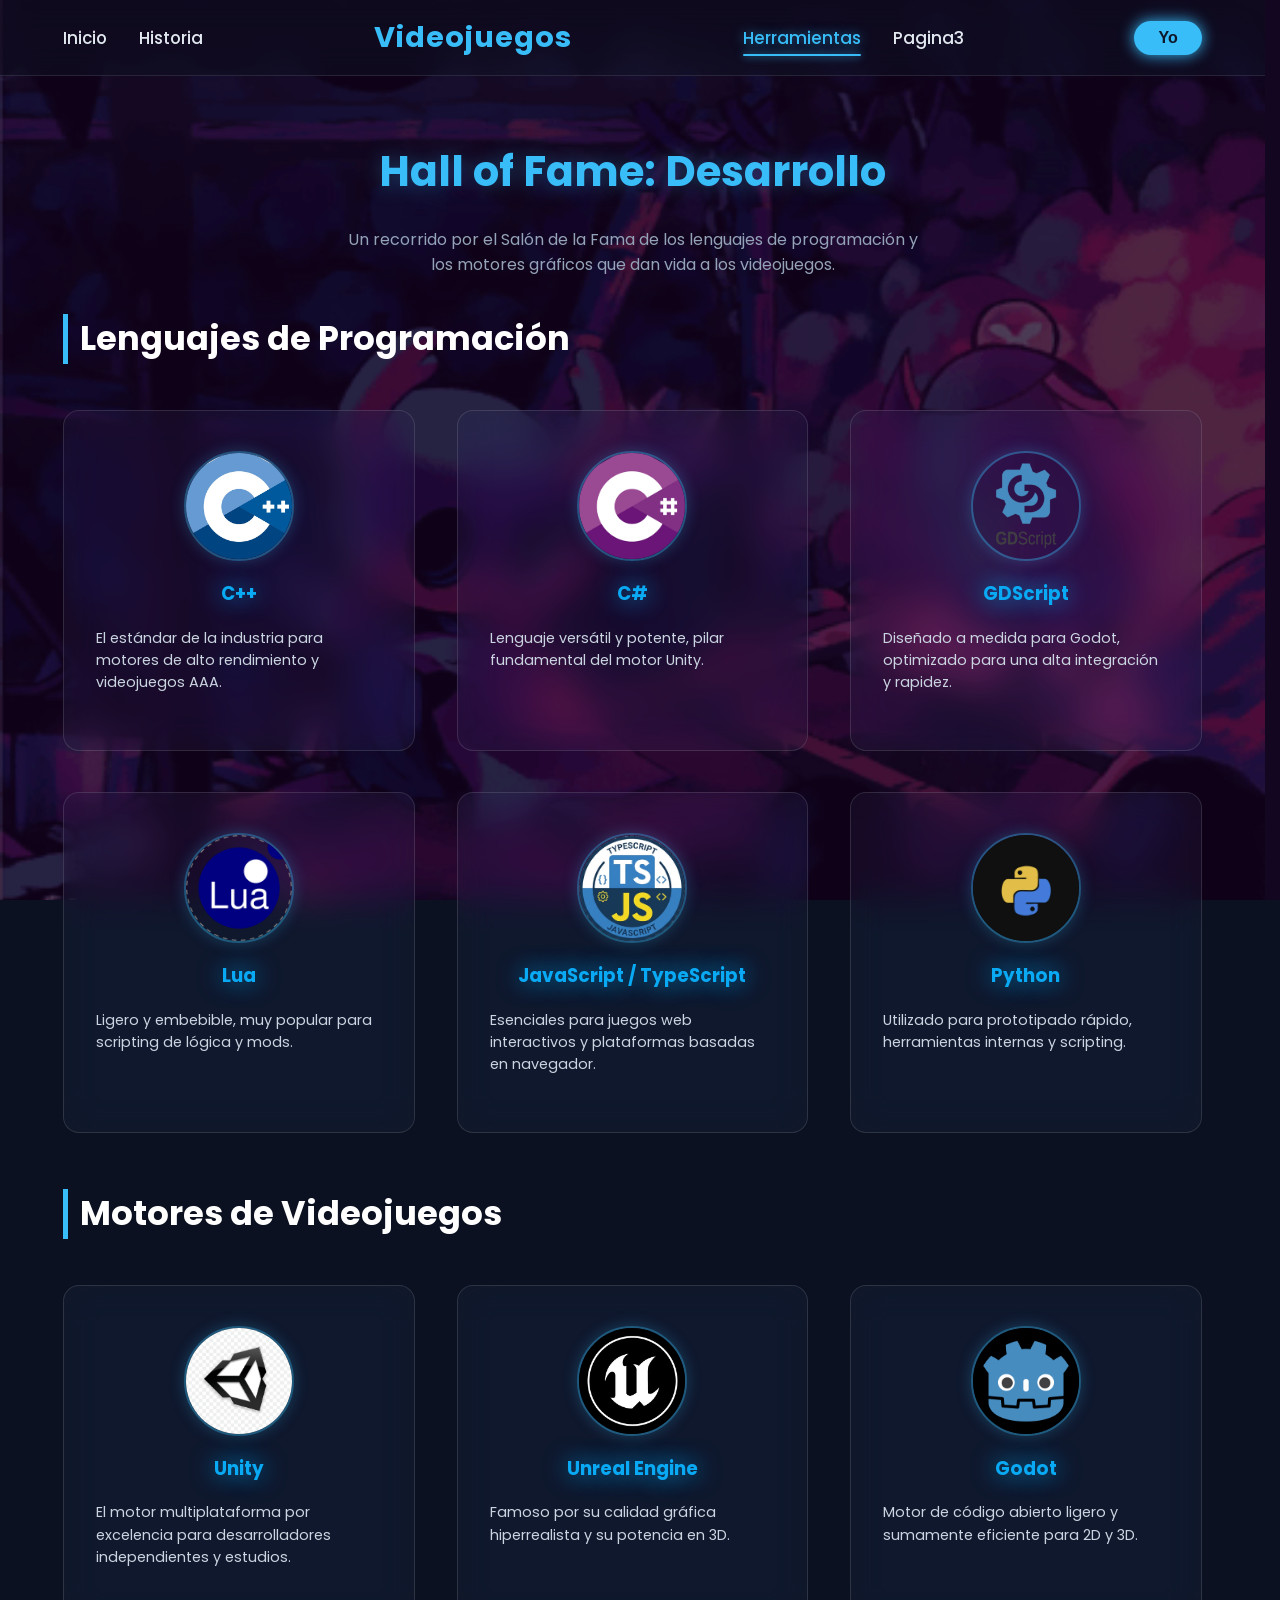
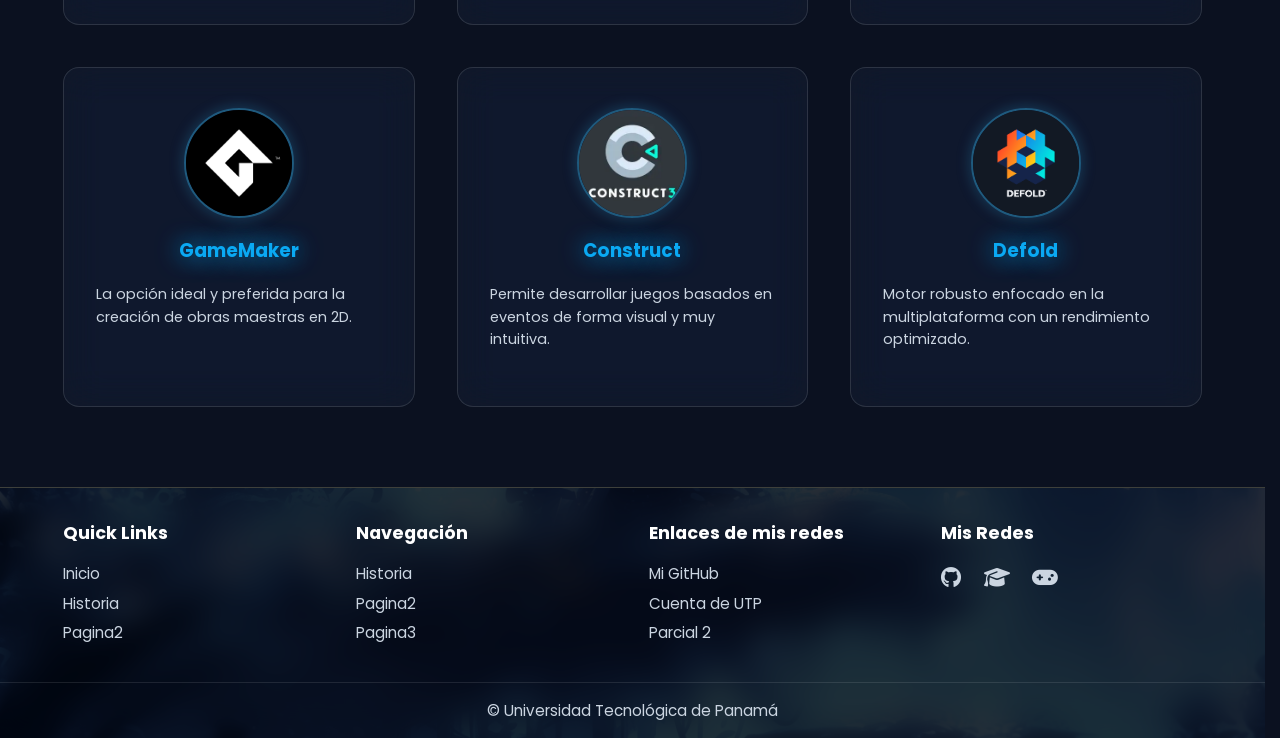
<file: src/pagina2.html>
<!doctype html>
<html lang="es">
   <head>
      <meta charset="UTF-8" />
      <meta name="viewport" content="width=device-width, initial-scale=1.0" />
      <link
         href="https://fonts.googleapis.com/css2?family=Poppins:wght@400;700&display=swap"
         rel="stylesheet"
      />
      <link
         rel="stylesheet"
         href="https://cdnjs.cloudflare.com/ajax/libs/font-awesome/6.4.0/css/all.min.css"
      />
      <title>Hall de la Fama: Lenguajes y Motores | Proyecto Web</title>
      <link rel="stylesheet" href="css/estilos.css" />
   </head>

   <body class="page-herramientas">
      <header>
         <nav>
            <ul class="nav-links">
               <li><a href="index.html">Inicio</a></li>
               <li><a href="historia.html">Historia</a></li>
            </ul>

            <div class="logo">Videojuegos</div>

            <ul class="nav-links">
               <li>
                  <a href="pagina2.html" class="activo" aria-current="page"
                     >Herramientas</a
                  >
               </li>
               <li><a href="pagina3.html">Pagina3</a></li>
            </ul>

            <div class="btns">
               <button class="btn">Yo</button>
            </div>
         </nav>
      </header>

      <main>
         <section class="hall-section">
            <h1 class="hall-title">Hall of Fame: Desarrollo</h1>
            <p class="hall-intro">
               Un recorrido por el Salón de la Fama de los lenguajes de
               programación y los motores gráficos que dan vida a los
               videojuegos.
            </p>


            <h2 class="hall-category-title">Lenguajes de Programación</h2>
            <div class="cards-grid hall-grid">

               <article class="tarjeta">
                  <img
                     src="/src/IMG/c++.jpg"
                     alt="C++"
                     loading="lazy"
                  />
                  <h3>C++</h3>
                  <p>
                     El estándar de la industria para motores de alto
                     rendimiento y videojuegos AAA.
                  </p>
               </article>

               <article class="tarjeta">
                  <img
                     src="/src/IMG/Char.png"
                     alt="C#"
                     loading="lazy"
                  />
                  <h3>C#</h3>
                  <p>
                     Lenguaje versátil y potente, pilar fundamental del motor
                     Unity.
                  </p>
               </article>

               <article class="tarjeta">
                  <img
                     src="/src/IMG/GDSCRIPT.webp"
                     alt="GDScript"
                     loading="lazy"
                  />
                  <h3>GDScript</h3>
                  <p>
                     Diseñado a medida para Godot, optimizado para una alta
                     integración y rapidez.
                  </p>
               </article>

               <article class="tarjeta">
                  <img
                     src="/src/IMG/Lua-Logo.svg.webp"
                     alt="Lua"
                     loading="lazy"
                  />
                  <h3>Lua</h3>
                  <p>
                     Ligero y embebible, muy popular para scripting de lógica y
                     mods.
                  </p>
               </article>

               <article class="tarjeta">
                  <img
                     src="/src/IMG/TS JS.webp"
                     alt="JavaScript / TypeScript"
                     loading="lazy"
                  />
                  <h3>JavaScript / TypeScript</h3>
                  <p>
                     Esenciales para juegos web interactivos y plataformas
                     basadas en navegador.
                  </p>
               </article>

               <article class="tarjeta">
                  <img
                     src="/src/IMG/Python-logo.webp"
                     alt="Python"
                     loading="lazy"
                  />
                  <h3>Python</h3>
                  <p>
                     Utilizado para prototipado rápido, herramientas internas y
                     scripting.
                  </p>
               </article>
            </div>


            <h2 class="hall-category-title" style="margin-top: 3.5rem">
               Motores de Videojuegos
            </h2>
            <div class="cards-grid hall-grid">

               <article class="tarjeta">
                  <img
                     src="/src/IMG/Unity logo.png"
                     alt="Unity"
                     loading="lazy"
                  />
                  <h3>Unity</h3>
                  <p>
                     El motor multiplataforma por excelencia para
                     desarrolladores independientes y estudios.
                  </p>
               </article>

               <article class="tarjeta">
                  <img
                     src="/src/IMG/UR.webp"
                     alt="Unreal Engine"
                     loading="lazy"
                  />
                  <h3>Unreal Engine</h3>
                  <p>
                     Famoso por su calidad gráfica hiperrealista y su potencia
                     en 3D.
                  </p>
               </article>

               <article class="tarjeta">
                  <img
                     src="/src/IMG/godot-color-dark.png"
                     alt="Godot"
                     loading="lazy"
                  />
                  <h3>Godot</h3>
                  <p>
                     Motor de código abierto ligero y sumamente eficiente para
                     2D y 3D.
                  </p>
               </article>

               <article class="tarjeta">
                  <img
                     src="/src/IMG/GameMaker.png"
                     alt="GameMaker"
                     loading="lazy"
                  />
                  <h3>GameMaker</h3>
                  <p>
                     La opción ideal y preferida para la creación de obras
                     maestras en 2D.
                  </p>
               </article>

               <article class="tarjeta">
                  <img
                     src="/src/IMG/Construct3.png"
                     alt="Construct"
                     loading="lazy"
                  />
                  <h3>Construct</h3>
                  <p>
                     Permite desarrollar juegos basados en eventos de forma
                     visual y muy intuitiva.
                  </p>
               </article>

               <article class="tarjeta">
                  <img
                     src="/src/IMG/Defold.webp"
                     alt="Defold"
                     loading="lazy"
                  />
                  <h3>Defold</h3>
                  <p>
                     Motor robusto enfocado en la multiplataforma con un
                     rendimiento optimizado.
                  </p>
               </article>
            </div>
         </section>
      </main>

      <footer>
         <div class="footer-container">
            <div class="footer-section">
               <h3>Quick Links</h3>
               <ul>
                  <li><a href="index.html">Inicio</a></li>
                  <li><a href="historia.html">Historia</a></li>
                  <li><a href="pagina2.html">Pagina2</a></li>
               </ul>
            </div>

            <div class="footer-section">
               <h3>Navegación</h3>
               <ul>
                  <li><a href="historia.html">Historia</a></li>
                  <li><a href="pagina2.html" class="activo">Pagina2</a></li>
                  <li><a href="pagina3.html">Pagina3</a></li>
               </ul>
            </div>

            <div class="footer-section">
               <h3>Enlaces de mis redes</h3>
               <ul>
                  <li><a href="#">Mi GitHub</a></li>
                  <li><a href="#">Cuenta de UTP</a></li>
                  <li><a href="#">Parcial 2</a></li>
               </ul>
            </div>

            <div class="footer-section">
               <h3>Mis Redes</h3>
               <div class="social-container">
                  <a
                     href="https://github.com"
                     target="_blank"
                     rel="noopener"
                     aria-label="GitHub"
                     class="social-link"
                  >
                     <i class="fa-brands fa-github"></i>
                     <span class="sr-only">GitHub</span>
                  </a>
                  <a
                     href="https://portal.utp.ac.pa"
                     target="_blank"
                     rel="noopener"
                     aria-label="Cuenta UTP"
                     class="social-link"
                  >
                     <i class="fa-solid fa-graduation-cap"></i>
                     <span class="sr-only">Cuenta UTP</span>
                  </a>
                  <a
                     href="https://www.playstation.com"
                     target="_blank"
                     rel="noopener"
                     aria-label="PlayStation"
                     class="social-link"
                  >
                     <i class="fa-solid fa-gamepad"></i>
                     <span class="sr-only">PlayStation</span>
                  </a>
               </div>
            </div>
         </div>

         <div class="footer-bottom">
            <h3>&copy; Universidad Tecnológica de Panamá</h3>
         </div>
      </footer>
   </body>
</html>
</file>
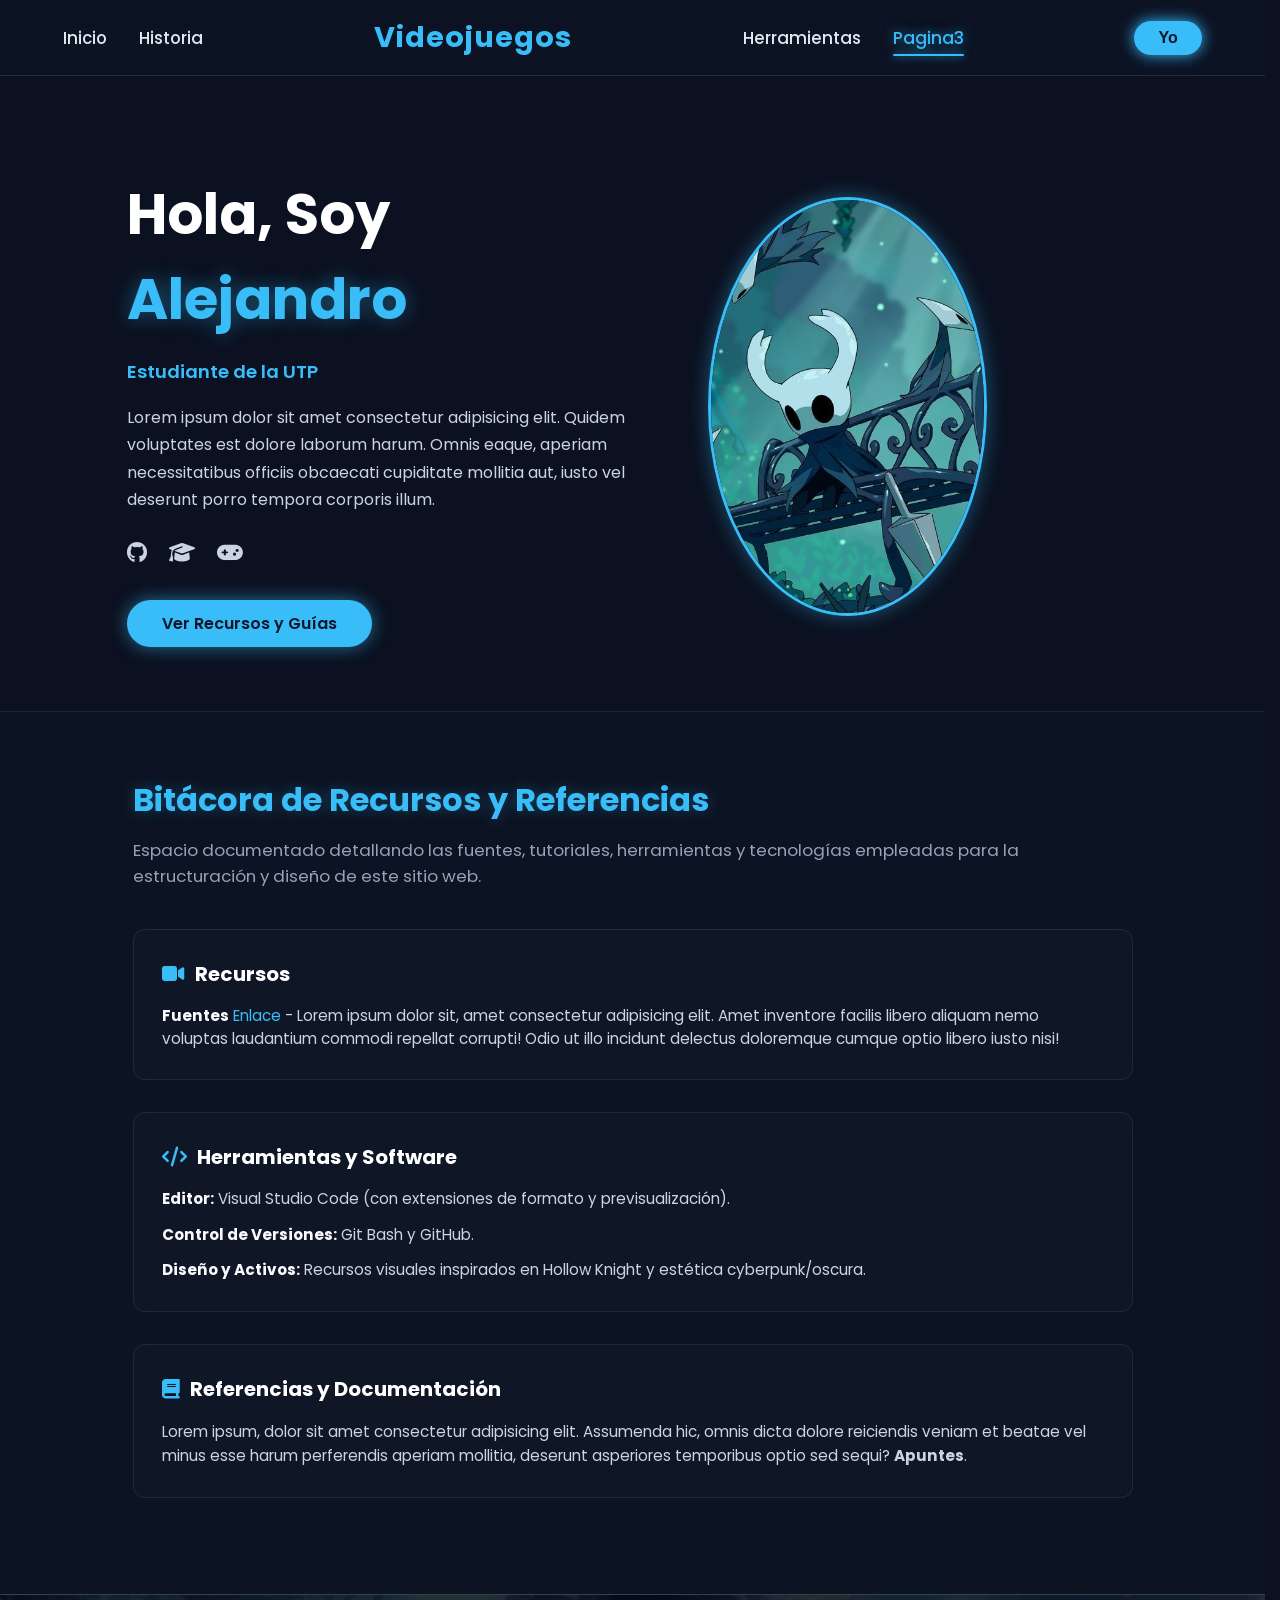
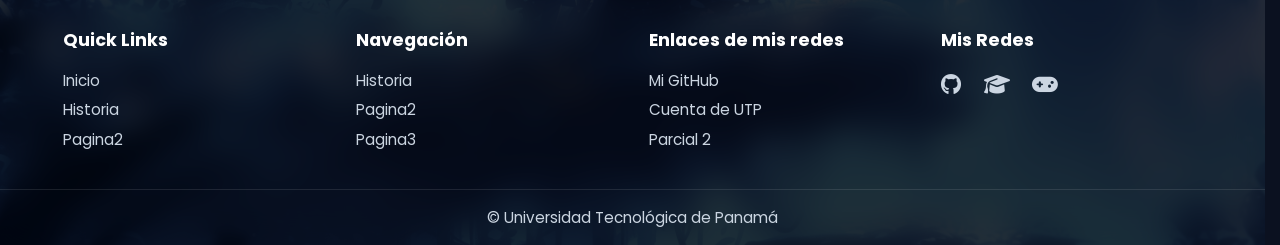
<file: src/pagina3.html>
<!doctype html>
<html lang="es">
   <head>
      <meta charset="UTF-8" />
      <meta name="viewport" content="width=device-width, initial-scale=1.0" />
      <link
         href="https://fonts.googleapis.com/css2?family=Poppins:wght@400;700&display=swap"
         rel="stylesheet"
      />
      <link
         rel="stylesheet"
         href="https://cdnjs.cloudflare.com/ajax/libs/font-awesome/6.4.0/css/all.min.css"
      />
      <title>Sobre el Creador y Recursos | Proyecto Web</title>
      <link rel="stylesheet" href="css/estilos.css" />
   </head>

   <body class="page-creator">
      <header>
         <nav>
            <ul class="nav-links">
               <li><a href="index.html">Inicio</a></li>
               <li><a href="historia.html">Historia</a></li>
            </ul>

            <div class="logo">Videojuegos</div>

            <ul class="nav-links">
               <li><a href="pagina2.html">Herramientas</a></li>
               <li>
                  <a href="pagina3.html" class="activo" aria-current="page"
                     >Pagina3</a
                  >
               </li>
            </ul>

            <div class="btns">
               <button class="btn">Yo</button>
            </div>
         </nav>
      </header>

      <main>
         <section class="creator-hero-section with-bg">
            <div class="creator-hero-grid">
               <!-- Columna Izquierda: Textos e Información -->
               <div class="creator-hero-text">
                  <h1>
                     Hola, Soy <span class="highlight-name">Alejandro</span>
                  </h1>
                  <p class="creator-subtitle">Estudiante de la UTP</p>
                  <p class="creator-description">
                     Lorem ipsum dolor sit amet consectetur adipisicing elit.
                     Quidem voluptates est dolore laborum harum. Omnis eaque,
                     aperiam necessitatibus officiis obcaecati cupiditate
                     mollitia aut, iusto vel deserunt porro tempora corporis
                     illum.
                  </p>

                  <!-- Redes sociales -->
                  <div
                     class="social-container"
                     style="justify-content: flex-start; margin-top: 1.5rem"
                  >
                     <a
                        href="https://github.com"
                        target="_blank"
                        rel="noopener"
                        aria-label="GitHub"
                        class="social-link"
                     >
                        <i class="fa-brands fa-github"></i>
                        <span class="sr-only">GitHub</span>
                     </a>
                     <a
                        href="https://portal.utp.ac.pa"
                        target="_blank"
                        rel="noopener"
                        aria-label="Cuenta UTP"
                        class="social-link"
                     >
                        <i class="fa-solid fa-graduation-cap"></i>
                        <span class="sr-only">Cuenta UTP</span>
                     </a>
                     <a
                        href="https://www.playstation.com"
                        target="_blank"
                        rel="noopener"
                        aria-label="PlayStation"
                        class="social-link"
                     >
                        <i class="fa-solid fa-gamepad"></i>
                        <span class="sr-only">PlayStation</span>
                     </a>
                  </div>

                  <div style="margin-top: 2rem">
                     <a href="#recursos-utilizados" class="btn-hero"
                        >Ver Recursos y Guías</a
                     >
                  </div>
               </div>

               <div class="creator-hero-visual">
                  <img
                     src="/src/IMG/Hollow Knight Avatar.jpg"
                     alt="Avatar del Creador"
                     class="creator-main-avatar"
                     loading="lazy"
                  />
               </div>
            </div>
         </section>

         <section id="recursos-utilizados" class="project-resources-section">
            <div class="resources-container">
               <h2>Bitácora de Recursos y Referencias</h2>
               <p class="resources-intro">
                  Espacio documentado detallando las fuentes, tutoriales,
                  herramientas y tecnologías empleadas para la estructuración y
                  diseño de este sitio web.
               </p>

               <div class="resources-content-box">
                  <div class="resource-group">
                     <h3><i class="fa-solid fa-video"></i> Recursos</h3>
                     <ul>
                        <li>
                           <strong>Fuentes</strong>
                           <a
                              href="https://www.youtube.com/watch?v=-u3vE84Wo_U&t=584s"
                              target="_blank"
                              rel="noopener"
                           >
                              Enlace
                           </a>
                           <span
                              >- Lorem ipsum dolor sit, amet consectetur
                              adipisicing elit. Amet inventore facilis libero
                              aliquam nemo voluptas laudantium commodi repellat
                              corrupti! Odio ut illo incidunt delectus
                              doloremque cumque optio libero iusto nisi!</span
                           >
                        </li>
                     </ul>
                  </div>

                  <div class="resource-group">
                     <h3>
                        <i class="fa-solid fa-code"></i> Herramientas y Software
                     </h3>
                     <ul class="resource-list-inline">
                        <li>
                           <strong>Editor:</strong> Visual Studio Code (con
                           extensiones de formato y previsualización).
                        </li>
                        <li>
                           <strong>Control de Versiones:</strong> Git Bash y
                           GitHub.
                        </li>
                        <li>
                           <strong>Diseño y Activos:</strong> Recursos visuales
                           inspirados en Hollow Knight y estética
                           cyberpunk/oscura.
                        </li>
                     </ul>
                  </div>

                  <div class="resource-group">
                     <h3>
                        <i class="fa-solid fa-book"></i> Referencias y
                        Documentación
                     </h3>
                     <p>
                        Lorem ipsum, dolor sit amet consectetur adipisicing
                        elit. Assumenda hic, omnis dicta dolore reiciendis
                        veniam et beatae vel minus esse harum perferendis
                        aperiam mollitia, deserunt asperiores temporibus optio
                        sed sequi? <strong>Apuntes</strong>.
                     </p>
                  </div>
               </div>
            </div>
         </section>
      </main>

      <footer>
         <div class="footer-container">
            <div class="footer-section">
               <h3>Quick Links</h3>
               <ul>
                  <li><a href="index.html">Inicio</a></li>
                  <li><a href="historia.html">Historia</a></li>
                  <li><a href="pagina2.html">Pagina2</a></li>
               </ul>
            </div>

            <div class="footer-section">
               <h3>Navegación</h3>
               <ul>
                  <li><a href="historia.html">Historia</a></li>
                  <li><a href="pagina2.html" class="activo">Pagina2</a></li>
                  <li><a href="pagina3.html">Pagina3</a></li>
               </ul>
            </div>

            <div class="footer-section">
               <h3>Enlaces de mis redes</h3>
               <ul>
                  <li><a href="#">Mi GitHub</a></li>
                  <li><a href="#">Cuenta de UTP</a></li>
                  <li><a href="#">Parcial 2</a></li>
               </ul>
            </div>

            <div class="footer-section">
               <h3>Mis Redes</h3>
               <div class="social-container">
                  <a
                     href="https://github.com"
                     target="_blank"
                     rel="noopener"
                     aria-label="GitHub"
                     class="social-link"
                  >
                     <i class="fa-brands fa-github"></i>
                     <span class="sr-only">GitHub</span>
                  </a>
                  <a
                     href="https://portal.utp.ac.pa"
                     target="_blank"
                     rel="noopener"
                     aria-label="Cuenta UTP"
                     class="social-link"
                  >
                     <i class="fa-solid fa-graduation-cap"></i>
                     <span class="sr-only">Cuenta UTP</span>
                  </a>
                  <a
                     href="https://www.playstation.com"
                     target="_blank"
                     rel="noopener"
                     aria-label="PlayStation"
                     class="social-link"
                  >
                     <i class="fa-solid fa-gamepad"></i>
                     <span class="sr-only">PlayStation</span>
                  </a>
               </div>
            </div>
         </div>

         <div class="footer-bottom">
            <h3>&copy; Universidad Tecnológica de Panamá</h3>
         </div>
      </footer>
   </body>
</html>
</file>
<file: css/estilos.css>
/* Body */
* {
	margin: 0;
	padding: 0;
	box-sizing: border-box;
}

body {
	font-family: "Poppins", "Segoe UI", sans-serif;
	background-color: #0b1120;
	color: #e2e8f0;
	display: flex;
	flex-direction: column;
	min-height: 100vh;
}

/* el header mas el NAVBAR */
header {
	width: 100%;
	position: relative;
	z-index: 20;
	background: transparent;
}

nav {
	width: 100%;
	padding: 1rem 5%;
	background: rgba(15, 23, 42, 0.4);
	border-bottom: 1px solid rgba(255, 255, 255, 0.1);
	backdrop-filter: blur(16px);
	display: flex;
	align-items: center;
	justify-content: space-between;
	gap: 1rem;
}

.nav-group {
	display: flex;
	align-items: center;
	gap: 2rem;
}

.logo {
	font-size: 1.8rem;
	font-weight: 700;
	color: #38bdf8;
	letter-spacing: 1px;
}

.nav-links {
	list-style: none;
	display: flex;
	gap: 2rem;
}

.nav-links li a {
	position: relative;
	font-size: 1.05rem;
	font-weight: 500;
	text-decoration: none;
	color: #e2e8f0;
	transition: 0.3s;
}

.nav-links li a:hover {
	color: #38bdf8;
	text-shadow: 0 0 10px #38bdf8;
}

/* Para la página activa */
.nav-links li a.activo {
	color: #38bdf8;
	text-shadow: 0 0 12px rgba(56, 189, 248, 0.6);
}

.nav-links li a.activo::after {
	content: "";
	position: absolute;
	left: 0;
	bottom: -6px;
	width: 100%;
	height: 2px;
	background: #38bdf8;
	border-radius: 2px;
	box-shadow: 0 0 8px #38bdf8;
}

.btn {
	padding: 0.5rem 1.5rem;
	border-radius: 30px;
	font-weight: 600;
	font-size: 1rem;
	background: #38bdf8;
	color: #0f172a;
	box-shadow: 0 0 15px #38bdf8;
	border: none;
	cursor: pointer;
	transition: 0.3s;
	text-decoration: none;
	white-space: nowrap;
}

.btn:hover {
	background: #0aa9f3;
	box-shadow: 0 0 25px #0aa9f3;
}

/* modificando el main */
main {
	flex: 1;
	display: flex;
	flex-direction: column;
}

/* mejorando el footer*/
footer {
	position: relative;
	color: white;
	border-top: 1px solid #3e403b;
	background-image: url(../IMG/Hollow\ Knight.png);
	background-size: cover;
	background-position: center bottom;
	background-repeat: no-repeat;
}

footer::before {
	content: "";
	position: absolute;
	inset: 0;
	background: rgba(7, 8, 26, 0.771);
	backdrop-filter: blur(16px);
	z-index: 0;
}

.footer-container,
.footer-bottom {
	position: relative;
	z-index: 1;
}

.footer-container {
	display: grid;
	grid-template-columns: repeat(4, 1fr);
	gap: 2rem;
	padding: 2rem 5%;
	max-width: 1400px;
	margin: 0 auto;
}

.footer-container h3 {
	font-size: 1.1rem;
	color: #ffffff;
	margin-bottom: 1rem;
}

.footer-section ul {
	list-style: none;
}

.footer-section ul li a {
	color: #cbd5e1;
	text-decoration: none;
	font-size: 0.95rem;
	transition: 0.3s;
	display: block;
	margin-bottom: 0.4rem;
}

.footer-section ul li a:hover {
	color: #38bdf8;
	text-shadow: 0 0 10px #38bdf8;
}

.footer-bottom {
	padding: 1rem 0;
	border-top: 1px solid rgba(255, 255, 255, 0.1);
	text-align: center;
}

.footer-bottom h3 {
	font-size: 0.95rem;
	color: #cbd5e1;
	font-weight: 400;
}

footer .social-container {
	justify-content: flex-start;
}

/* dando una mejor visión a mis redes sociales */
.social-container {
	display: flex;
	gap: 1.4rem;
	align-items: center;
}

.creator-card .social-container {
    justify-content: center;
}

.social-link {
	color: #cbd5e1;
	font-size: 1.3rem;
	text-decoration: none;
	transition: 0.3s;
}

.social-link:hover {
	color: #38bdf8;
	text-shadow: 0 0 10px #38bdf8;
	transform: translateY(-3px);
}

.sr-only {
	display: none;
}

/* estilizando el hero de index */
.hero-section {
	text-align: left;
	padding: 11rem 8% 8rem 14.2%;
	margin-top: -70px;
	background-image: url(../IMG/Hollow\ Knight.png);
	background-size: cover;
	background-position: center top;
	background-repeat: no-repeat;
	min-height: 85vh;
}

.hero-section::before {
	content: "";
	position: absolute;
	inset: 0;
	background: rgba(21, 21, 40, 0.333);
	z-index: 0;
}

.hero-content {
	position: relative;
	z-index: 1;
}

.hero-content h1 {
	font-size: clamp(2.5rem, 5vw, 3.5rem);
	font-weight: 700;
	color: #38bdf8;
	margin-bottom: 1rem;
	text-shadow: 0 0 20px rgba(6, 37, 51, 0.4);
}

.hero-content p {
	font-size: 1.15rem;
	color: #cbd5e1;
	line-height: 1.6;
	margin-bottom: 2rem;
	max-width: 480px;
}

.btn-hero {
	display: inline-block;
	padding: 0.7rem .2rem;
	border-radius: 30px;
	font-weight: 600;
	font-size: 1rem;
	background: #38bdf8;
	color: #0f172a;
	text-decoration: none;
	box-shadow: 0 0 18px rgba(56, 189, 248, 0.55);
	transition: 0.3s;
}

.btn-hero:hover {
	background: #0aa9f3;
	box-shadow: 0 0 28px rgba(10, 169, 243, 0.7);
	transform: translateY(-5px);
}

.main-grid-container {
	display: grid;
	grid-template-columns: 2fr 1fr;
	gap: 2.5rem;
	padding: 4rem 8%;
	background-color: #0b1120;
}

.recursos-section h2,
.creator-aside h2 {
	font-size: 1.4rem;
	color: #ffffff;
	margin-bottom: 1.2rem;
}

.cards-grid {
	display: grid;
	grid-template-columns: repeat(auto-fit, minmax(240px, 1fr));
	gap: 1.5rem;
}

.tarjeta,
.creator-card {
	background: rgba(47, 56, 78, 0.178);
	backdrop-filter: blur(18px) saturate(140%);
	border: 1px solid rgba(255, 255, 255, 0.12);
	border-radius: 16px;
	padding: 2rem 1.5rem;
	transition: 0.3s ease;
}

.tarjeta:hover,
.creator-card:hover {
	border-color: rgba(56, 189, 248, 0.45);
	transform: translateY(-6px);
	box-shadow: 0 12px 30px rgba(0, 0, 0, 0.35);
}

.tarjeta img {
	width: 100%;
	height: 140px;
	object-fit: cover;
	border-radius: 12px;
	margin-bottom: 1rem;
}

.tarjeta p,
.creator-card p {
	font-size: 0.9rem;
	color: #cbd5e1;
	margin-bottom: 1rem;
	line-height: 1.55;
}

.card-link {
	color: #38bdf8;
	text-decoration: none;
	font-weight: 600;
	font-size: 0.9rem;
}

.card-link:hover {
	color: #7dd3fc;
	text-shadow: 0 0 10px #7dd3fc;
}

.creator-card {
	text-align: center;
}

.creator-avatar {
	width: 150px;
	height: 150px;
	border-radius: 50%;
	object-fit: cover;
	margin: 0 auto 1.2rem;
	border: 2px solid #38bdf8;
	box-shadow: 0 0 18px rgba(56, 189, 248, 0.4);
}

/* estilizando introducción */
.intro-hero.with-bg,
.cta-section.with-bg {
	position: relative;
	background-size: cover;
	background-position: center;
	background-repeat: no-repeat;
	padding: 8.5rem 10%;
}

.intro-hero.with-bg {
	margin-top: -70px;
	background-image: url("../IMG/introduccionBG.png");
}

.cta-section.with-bg {
	background-image: url("../ANIMATION/loop3.gif");
}

.intro-hero.with-bg::before,
.cta-section.with-bg::before {
	content: "";
	position: absolute;
	inset: 0;
	background: rgba(11, 17, 32, 0.39);
	z-index: 0;
}

.intro-hero.with-bg > *,
.cta-section.with-bg > * {
	position: relative;
	z-index: 1;
}

.intro-hero-content {
	max-width: 620px;
}

.intro-hero-content h1 {
	font-size: clamp(2rem, 4vw, 3rem);
	color: #38bdf8;
	margin-bottom: 1rem;
	text-shadow: 0 0 20px rgba(56, 189, 248, 0.45);
}

.intro-hero-content p {
	font-size: 1.05rem;
	color: #cbd5e1;
	line-height: 1.7;
}

.doc-section {
	padding: 4rem 10%;
	background: rgba(15, 23, 42, 0.2);
	border-top: 1px solid rgba(255, 255, 255, 0.05);
}

.doc-container {
	max-width: 1100px;
	margin: 0 auto;
	display: grid;
	grid-template-columns: 1fr 1fr;
	gap: 3.5rem;
	align-items: center;
}

.doc-image img {
	width: 100%;
	height: 260px;
	object-fit: cover;
	border-radius: 16px;
	border: 2.7px solid rgba(255, 255, 255, 0.12);
	box-shadow: 0 10px 30px rgba(0, 0, 0, 0.9);
}

.doc-text h2 {
	font-size: 1.8rem;
	color: #ffffff;
	margin-bottom: 1rem;
}

.doc-text p {
	font-size: 1rem;
	color: #cbd5e1;
	line-height: 1.7;
}

.cta-section {
	padding: 5rem 10%;
	text-align: center;
}

.cta-content {
	max-width: 700px;
	margin: 0 auto;
}

.cta-content h2 {
	font-size: clamp(1.8rem, 3.5vw, 2.4rem);
	color: #ffffff;
	margin-bottom: 1rem;
}

.cta-content p {
	font-size: 1.05rem;
	color: #94a3b8;
	margin-bottom: 2rem;
}

.cta-buttons {
	display: flex;
	justify-content: center;
	gap: 1.5rem;
	flex-wrap: wrap;
}

.cta-secondary {
	background: transparent;
	color: #38bdf8;
	border: 2px solid #38bdf8;
	box-shadow: 0 0 15px rgba(56, 189, 248, 0.2);
}

.cta-secondary:hover {
	background: rgba(56, 189, 248, 0.15);
	color: #ffffff;
	box-shadow: 0 0 25px rgba(56, 189, 248, 0.4);
}

/* los estilos para la pagina historia*/
body.page-historia {
	background-image: url(../ANIMATION/Hollow\ Knight\ Animacion.gif);
	background-position: center;
	background-attachment: fixed;
	background-size: cover;
	position: relative;
}

body.page-historia::before {
	content: "";
	position: fixed;
	inset: 0;
	background: rgba(41, 36, 27, 0.85);
	z-index: 0;
}

body.page-historia > * {
	position: relative;
	z-index: 1;
}

.timeline-section {
	padding: 3rem 8% 5rem;
	max-width: 900px;
	margin: 0 auto;
}

.timeline-title {
	font-size: clamp(1.8rem, 4vw, 2.6rem);
	color: #38bdf8;
	text-align: center;
	margin-bottom: 0.5rem;
	text-shadow: 0 0 20px rgba(56, 189, 248, 0.35);
}

.timeline-intro {
	text-align: center;
	color: #94a3b8;
	margin-bottom: 3rem;
	max-width: 520px;
	margin-inline: auto;
}

.timeline {
	list-style: none;
	position: relative;
}

.timeline::before {
	content: "";
	position: absolute;
	left: 18px;
	top: 0;
	bottom: 0;
	width: 3px;
	background: linear-gradient(
		to bottom,
		#38bdf8 0%,
		rgba(56, 189, 248, 0.15) 100%
	);
	border-radius: 3px;
}

.timeline-item {
	position: relative;
	padding-left: 55px;
	margin-bottom: 2.2rem;
}

.timeline-marker {
	position: absolute;
	left: 9px;
	top: 28px;
	width: 20px;
	height: 20px;
	border-radius: 50%;
	background: #0b1120;
	border: 3px solid #38bdf8;
	box-shadow: 0 0 12px rgba(56, 189, 248, 0.6);
	z-index: 2;
}

.timeline-card time {
	display: block;
	font-size: 0.85rem;
	font-weight: 600;
	color: #38bdf8;
	margin-bottom: 0.35rem;
}

.timeline-card h3 {
	color: #f1f5f9;
	font-size: 1.15rem;
	margin-bottom: 0.8rem;
}

.timeline-card img {
	height: 245px;
	margin-bottom: 1rem;
}

/* dandole un estilo a la pantalla de herramientas */
body.page-herramientas {
	background-image: url("../ANIMATION/hollow-knight-animation2.gif");
	background-position: center;
	background-attachment: fixed;
	background-size: cover;
	position: relative;
}

body.page-herramientas::before {
	content: "";
	position: fixed;
	inset: 0;
	background: rgba(52, 47, 22, 0.638);
	z-index: 0;
}

body.page-herramientas > * {
	position: relative;
	z-index: 1;
}

.hall-section {
	padding: 4rem 5% 5rem;
	max-width: 1700px;
	margin: 0 auto;
}

.hall-title {
	font-size: clamp(1.8rem, 4vw, 2.6rem);
	color: #38bdf8;
	text-align: center;
	margin-bottom: 1.5rem;
	text-shadow: 0 0 20px rgba(56, 189, 248, 0.35);
}

.hall-intro {
	text-align: center;
	color: #94a3b8;
	margin-bottom: 2.3rem;
	max-width: 570px;
	margin-inline: auto;
}

.hall-category-title {
	font-size: 2.1rem;
	color: #ffffff;
	margin-bottom: 2.9rem;
	border-left: 5px solid #38bdf8;
	padding-left: 0.75rem;
}

.hall-grid {
	display: grid;
	grid-template-columns: repeat(3, 1fr);
	gap: 2.6rem;
}

.hall-grid .tarjeta {
	padding: 2.5rem 2rem;
}

.hall-grid .tarjeta img {
	width: 110px;
	height: 110px;
	object-fit: cover;
	border-radius: 50%;
	margin: 0 auto 1.2rem;
	display: block;
	border: 2px solid rgba(56, 189, 248, 0.4);
	box-shadow: 0 0 15px rgba(56, 189, 248, 0.25);
}

.hall-grid h3 {
	color: #0aa9f3;
	font-size: 1.15rem;
	margin-bottom: 1.2rem;
	text-shadow: 0 0 25px #0aa9f3;
	text-align: center;
}

/* estilizando la pagina de mi persona */
.creator-hero-section {
	padding: 6rem 10% 4rem;
	max-width: 1400px;
	margin: 0 auto;
}

.creator-hero-grid {
	display: grid;
	grid-template-columns: 1.2fr 1fr;
	gap: 4rem;
	align-items: center;
}

.creator-hero-text h1 {
	font-size: clamp(2.2rem, 4.5vw, 3.5rem);
	font-weight: 700;
	color: #ffffff;
	margin-bottom: 1rem;
}

.highlight-name {
	color: #38bdf8;
	text-shadow: 0 0 20px rgba(56, 189, 248, 0.4);
}

.creator-subtitle {
	font-size: 1.15rem;
	color: #38bdf8;
	font-weight: 600;
	margin-bottom: 1.2rem;
}

.creator-description {
	font-size: 1rem;
	color: #cbd5e1;
	line-height: 1.7;
	max-width: 540px;
	margin-bottom: 1.5rem;
}

.social-left {
	justify-content: flex-start;
	margin-top: 1.5rem;
}

.creator-cta {
	margin-top: 2rem;
}

.nested-list {
	margin: 0.4rem 0 0.8rem 1.2rem;
	display: flex;
	flex-direction: column;
	gap: 0.45rem;
}

.apuntes {
	margin-top: 1rem;
}

.avatar-swap {
	position: relative;
	width: 279px;
	height: 419px;
	margin: 0 auto;
}

.avatar-swap .creator-main-avatar {
	position: absolute;
	top: 0;
	left: 0;
	width: 100%;
	height: 100%;
	object-fit: cover;
	border-radius: 50%;
	border: 3px solid #38bdf8;
	box-shadow: 0 0 20px rgba(56, 189, 248, 0.4);
}

.avatar-1 {
	animation: fadeAvatar 10s infinite;
}

.avatar-2 {
	animation: fadeAvatar 10s infinite reverse;
	opacity: 0;
}

@keyframes fadeAvatar {
	0%,
	45% {
		opacity: 1;
	}
	50%,
	95% {
		opacity: 0;
	}
	100% {
		opacity: 1;
	}
}

.creator-main-avatar:hover {
	transform: scale(1.07);
	box-shadow: 0 0 30px rgba(56, 189, 248, 0.7);
}

.project-resources-section {
	padding: 4rem 10% 6rem;
	background: rgba(15, 23, 42, 0.3);
	border-top: 1px solid rgba(255, 255, 255, 0.08);
}

.resources-container {
	max-width: 1000px;
	margin: 0 auto;
}

.project-resources-section h2 {
	font-size: 2rem;
	color: #38bdf8;
	margin-bottom: 0.8rem;
	text-shadow: 0 0 15px rgba(56, 189, 248, 0.3);
}

.resources-intro {
	color: #94a3b8;
	font-size: 1.05rem;
	margin-bottom: 2.5rem;
}

.resources-content-box {
	display: flex;
	flex-direction: column;
	gap: 2rem;
}

.resource-group {
	background: rgba(47, 56, 78, 0.12);
	border: 1px solid rgba(255, 255, 255, 0.08);
	border-radius: 12px;
	padding: 1.8rem;
	backdrop-filter: blur(10px);
}

.resource-group h3 {
	font-size: 1.25rem;
	color: #ffffff;
	margin-bottom: 1rem;
	display: flex;
	align-items: center;
	gap: 0.6rem;
}

.resource-group h3 i {
	color: #38bdf8;
}

.resource-group ul {
	list-style: none;
	display: flex;
	flex-direction: column;
	gap: 0.8rem;
}

.resource-group li {
	color: #cbd5e1;
	font-size: 0.95rem;
	line-height: 1.5;
}

.resource-group li strong {
	color: #f8fafc;
}

.resource-group a {
	color: #38bdf8;
	text-decoration: none;
}

.resource-group a:hover {
	color: #7dd3fc;
	text-shadow: 0 0 8px #7dd3fc;
}

.resource-group p {
	color: #cbd5e1;
	font-size: 0.95rem;
	line-height: 1.6;
}

/* Para evitar que la pagina se ponga chueca entre diferentes pantallas*/
@media (max-width: 1100px) {
	.hall-grid {
		grid-template-columns: repeat(2, 1fr);
	}
}

@media (max-width: 900px) {
	/* Navbar */
	nav {
		padding: 1rem 4%;
		flex-wrap: wrap;
	}

	.nav-group {
		gap: 1.2rem;
	}

	.nav-links {
		gap: 1.2rem;
	}

	.nav-links li a {
		font-size: 0.95rem;
	}

	/* Index */
	.main-grid-container {
		grid-template-columns: 1fr;
		padding: 3rem 5%;
	}

	.hero-section {
		padding: 8rem 5% 4rem;
		min-height: 70vh;
	}

	/* Introducción */
	.doc-container,
	.alt-layout .doc-container {
		grid-template-columns: 1fr;
		gap: 2rem;
	}

	.alt-layout .doc-image {
		order: -1;
	}

	/* Creador */
	.creator-hero-grid {
		grid-template-columns: 1fr;
		text-align: center;
		gap: 3rem;
	}

	.creator-hero-text {
		display: flex;
		flex-direction: column;
		align-items: center;
	}

	.creator-main-avatar {
		width: 220px;
		height: 220px;
	}

	/* Footer */
	.footer-container {
		grid-template-columns: repeat(2, 1fr);
		gap: 2rem;
	}
}

@media (max-width: 600px) {
	/* Navbar móvil */
	nav {
		flex-direction: column;
		align-items: flex-start;
		gap: 1rem;
		padding: 1rem 4%;
	}

	.nav-group {
		width: 100%;
		justify-content: space-between;
	}

	.nav-links {
		gap: 1rem;
		flex-wrap: wrap;
	}

	.btns {
		align-self: flex-end;
	}

	/* Hero */
	.hero-section {
		padding: 6rem 4% 3rem;
	}

	.hero-content h1 {
		font-size: 2.2rem;
	}

	/* Hall of Fame */
	.hall-grid {
		grid-template-columns: 1fr;
	}

	/* Timeline */
	.timeline-section {
		padding: 2rem 1.2rem 4rem;
	}

	.timeline::before {
		left: 12px;
	}

	.timeline-item {
		padding-left: 42px;
	}

	.timeline-marker {
		left: 3px;
		width: 18px;
		height: 18px;
	}

	/* Footer móvil */
	.footer-container {
		grid-template-columns: 1fr;
		text-align: center;
	}

	footer .social-container {
		justify-content: center;
	}
}

/* Transiciones entre las paginas web del sitio web*/
html {
	scrollbar-gutter: stable;
}

@view-transition {
	navigation: auto;
}

@media (prefers-reduced-motion: no-preference) {
	::view-transition-group(root) {
		animation-duration: 0.45s;
		animation-timing-function: cubic-bezier(0.4, 0, 0.2, 1);
	}

	::view-transition-old(root) {
		animation:
			fade-out 0.35s ease-out both,
			slide-out 0.45s cubic-bezier(0.4, 0, 0.2, 1) both;
	}

	::view-transition-new(root) {
		animation:
			fade-in 0.4s ease-in both,
			slide-in 0.45s cubic-bezier(0.4, 0, 0.2, 1) both;
	}

	@keyframes slide-out {
		to {
			transform: translateX(-30px);
			opacity: 0;
		}
	}

	@keyframes slide-in {
		from {
			transform: translateX(30px);
			opacity: 0;
		}
	}

	@keyframes fade-out {
		to {
			opacity: 0;
		}
	}

	@keyframes fade-in {
		from {
			opacity: 0;
		}
	}
}
</file>
<file: src/css/estilos.css>
/* Body */
* {
	margin: 0;
	padding: 0;
	box-sizing: border-box;
}

body {
	font-family: "Poppins", "Segoe UI", sans-serif;
	background-color: #0b1120;
	color: #e2e8f0;
	display: flex;
	flex-direction: column;
	min-height: 100vh;
}

/* el header mas el NAVBAR */
header {
	width: 100%;
	position: relative;
	z-index: 20;
	background: transparent;
}

nav {
	width: 100%;
	padding: 1rem 5%;
	background: rgba(15, 23, 42, 0.4);
	border-bottom: 1px solid rgba(255, 255, 255, 0.1);
	backdrop-filter: blur(16px);
	display: flex;
	align-items: center;
	justify-content: space-between;
	gap: 1rem;
}

.nav-group {
	display: flex;
	align-items: center;
	gap: 2rem;
}

.logo {
	font-size: 1.8rem;
	font-weight: 700;
	color: #38bdf8;
	letter-spacing: 1px;
}

.nav-links {
	list-style: none;
	display: flex;
	gap: 2rem;
}

.nav-links li a {
	position: relative;
	font-size: 1.05rem;
	font-weight: 500;
	text-decoration: none;
	color: #e2e8f0;
	transition: 0.3s;
}

.nav-links li a:hover {
	color: #38bdf8;
	text-shadow: 0 0 10px #38bdf8;
}

/* Para la página activa */
.nav-links li a.activo {
	color: #38bdf8;
	text-shadow: 0 0 12px rgba(56, 189, 248, 0.6);
}

.nav-links li a.activo::after {
	content: "";
	position: absolute;
	left: 0;
	bottom: -6px;
	width: 100%;
	height: 2px;
	background: #38bdf8;
	border-radius: 2px;
	box-shadow: 0 0 8px #38bdf8;
}

.btn {
	padding: 0.5rem 1.5rem;
	border-radius: 30px;
	font-weight: 600;
	font-size: 1rem;
	background: #38bdf8;
	color: #0f172a;
	box-shadow: 0 0 15px #38bdf8;
	border: none;
	cursor: pointer;
	transition: 0.3s;
	text-decoration: none;
	white-space: nowrap;
}

.btn:hover {
	background: #0aa9f3;
	box-shadow: 0 0 25px #0aa9f3;
}

/* modificando el main */
main {
	flex: 1;
	display: flex;
	flex-direction: column;
}

/* mejorando el footer*/
footer {
	position: relative;
	color: white;
	border-top: 1px solid #3e403b;
	background-image: url(/src/IMG/Hollow\ Knight.png);
	background-size: cover;
	background-position: center bottom;
	background-repeat: no-repeat;
}

footer::before {
	content: "";
	position: absolute;
	inset: 0;
	background: rgba(0, 4, 11, 0.806);
	backdrop-filter: blur(16px);
	z-index: 0;
}

.footer-container,
.footer-bottom {
	position: relative;
	z-index: 1;
}

.footer-container {
	display: grid;
	grid-template-columns: repeat(4, 1fr);
	gap: 2rem;
	padding: 2rem 5%;
	max-width: 1400px;
	margin: 0 auto;
}

.footer-container h3 {
	font-size: 1.1rem;
	color: #ffffff;
	margin-bottom: 1rem;
}

.footer-section ul {
	list-style: none;
}

.footer-section ul li a {
	color: #cbd5e1;
	text-decoration: none;
	font-size: 0.95rem;
	transition: 0.3s;
	display: block;
	margin-bottom: 0.4rem;
}

.footer-section ul li a:hover {
	color: #38bdf8;
	text-shadow: 0 0 10px #38bdf8;
}

.footer-bottom {
	padding: 1rem 0;
	border-top: 1px solid rgba(255, 255, 255, 0.1);
	text-align: center;
}

.footer-bottom h3 {
	font-size: 0.95rem;
	color: #cbd5e1;
	font-weight: 400;
}

/* dando una mejor visión a mis redes sociales */
.social-container {
	display: flex;
	gap: 1.4rem;
	align-items: center;
}

footer .social-container {
	justify-content: flex-start;
}

.social-link {
	color: #cbd5e1;
	font-size: 1.3rem;
	text-decoration: none;
	transition: 0.3s;
}

.social-link:hover {
	color: #38bdf8;
	text-shadow: 0 0 10px #38bdf8;
	transform: translateY(-3px);
}

.sr-only {
	display: none;
}

/* estilizando el hero de index */
.hero-section {
	text-align: left;
	padding: 14rem 8% 11rem 14.2%;
	margin-top: -70px;
	background-image: url(/src/IMG/Hollow\ Knight.png);
	background-size: cover;
	background-position: center top;
	background-repeat: no-repeat;
	min-height: 85vh;
}

.hero-section::before {
	content: "";
	position: absolute;
	inset: 0;
	background: rgba(21, 21, 40, 0.333);
	z-index: 0;
}

.hero-content {
	position: relative;
	z-index: 1;
}

.hero-content h1 {
	font-size: clamp(2.5rem, 5vw, 3.5rem);
	font-weight: 700;
	color: #38bdf8;
	margin-bottom: 1rem;
	text-shadow: 0 0 20px rgba(6, 37, 51, 0.4);
}

.hero-content p {
	font-size: 1.15rem;
	color: #cbd5e1;
	line-height: 1.6;
	margin-bottom: 2rem;
	max-width: 480px;
}

.btn-hero {
	display: inline-block;
	padding: 0.7rem 2.2rem;
	border-radius: 30px;
	font-weight: 600;
	font-size: 1rem;
	background: #38bdf8;
	color: #0f172a;
	text-decoration: none;
	box-shadow: 0 0 18px rgba(56, 189, 248, 0.55);
	transition: 0.3s;
}

.btn-hero:hover {
	background: #0aa9f3;
	box-shadow: 0 0 28px rgba(10, 169, 243, 0.7);
	transform: translateY(-5px);
}

.main-grid-container {
	display: grid;
	grid-template-columns: 2fr 1fr;
	gap: 2.5rem;
	padding: 4rem 8%;
	background-color: #0b1120;
}

.recursos-section h2,
.creator-aside h2 {
	font-size: 1.4rem;
	color: #ffffff;
	margin-bottom: 1.2rem;
}

.cards-grid {
	display: grid;
	grid-template-columns: repeat(auto-fit, minmax(240px, 1fr));
	gap: 1.5rem;
}

.tarjeta,
.creator-card {
	background: rgba(47, 56, 78, 0.178);
	backdrop-filter: blur(18px) saturate(140%);
	border: 1px solid rgba(255, 255, 255, 0.12);
	border-radius: 16px;
	padding: 2rem 1.5rem;
	transition: 0.3s ease;
}

.tarjeta:hover,
.creator-card:hover {
	border-color: rgba(56, 189, 248, 0.45);
	transform: translateY(-6px);
	box-shadow: 0 12px 30px rgba(0, 0, 0, 0.35);
}

.tarjeta img {
	width: 100%;
	height: 140px;
	object-fit: cover;
	border-radius: 12px;
	margin-bottom: 1rem;
}

.tarjeta p,
.creator-card p {
	font-size: 0.9rem;
	color: #cbd5e1;
	margin-bottom: 1rem;
	line-height: 1.55;
}

.card-link {
	color: #38bdf8;
	text-decoration: none;
	font-weight: 600;
	font-size: 0.9rem;
}

.card-link:hover {
	color: #7dd3fc;
	text-shadow: 0 0 10px #7dd3fc;
}

.creator-card {
	text-align: center;
}

.creator-avatar {
	width: 150px;
	height: 150px;
	border-radius: 50%;
	object-fit: cover;
	margin: 0 auto 1.2rem;
	border: 2px solid #38bdf8;
	box-shadow: 0 0 18px rgba(56, 189, 248, 0.4);
}

/* estilizando introducción */
.intro-hero.with-bg,
.cta-section.with-bg {
	position: relative;
	background-size: cover;
	background-position: center;
	background-repeat: no-repeat;
	padding: 8.5rem 10%;
}

.intro-hero.with-bg {
	margin-top: -70px;
	background-image: url("/src/IMG/intro\ background.png");
}

.cta-section.with-bg {
	background-image: url("/src/IMG/Images-Gaming-Backgrounds-HD.jpg");
}

.intro-hero.with-bg::before,
.cta-section.with-bg::before {
	content: "";
	position: absolute;
	inset: 0;
	background: rgba(11, 17, 32, 0.39);
	z-index: 0;
}

.intro-hero.with-bg > *,
.cta-section.with-bg > * {
	position: relative;
	z-index: 1;
}

.intro-hero-content {
	max-width: 620px;
}

.intro-hero-content h1 {
	font-size: clamp(2rem, 4vw, 3rem);
	color: #38bdf8;
	margin-bottom: 1rem;
	text-shadow: 0 0 20px rgba(56, 189, 248, 0.45);
}

.intro-hero-content p {
	font-size: 1.05rem;
	color: #cbd5e1;
	line-height: 1.7;
}

.doc-section {
	padding: 4rem 10%;
	background: rgba(15, 23, 42, 0.2);
	border-top: 1px solid rgba(255, 255, 255, 0.05);
}

.doc-container {
	max-width: 1100px;
	margin: 0 auto;
	display: grid;
	grid-template-columns: 1fr 1fr;
	gap: 3.5rem;
	align-items: center;
}

.doc-image img {
	width: 100%;
	height: 260px;
	object-fit: cover;
	border-radius: 16px;
	border: 2.7px solid rgba(255, 255, 255, 0.12);
	box-shadow: 0 10px 30px rgba(0, 0, 0, 0.9);
}

.doc-text h2 {
	font-size: 1.8rem;
	color: #ffffff;
	margin-bottom: 1rem;
}

.doc-text p {
	font-size: 1rem;
	color: #cbd5e1;
	line-height: 1.7;
}

.cta-section {
	padding: 5rem 10%;
	text-align: center;
}

.cta-content {
	max-width: 700px;
	margin: 0 auto;
}

.cta-content h2 {
	font-size: clamp(1.8rem, 3.5vw, 2.4rem);
	color: #ffffff;
	margin-bottom: 1rem;
}

.cta-content p {
	font-size: 1.05rem;
	color: #94a3b8;
	margin-bottom: 2rem;
}

.cta-buttons {
	display: flex;
	justify-content: center;
	gap: 1.5rem;
	flex-wrap: wrap;
}

.cta-secondary {
	background: transparent;
	color: #38bdf8;
	border: 2px solid #38bdf8;
	box-shadow: 0 0 15px rgba(56, 189, 248, 0.2);
}

.cta-secondary:hover {
	background: rgba(56, 189, 248, 0.15);
	color: #ffffff;
	box-shadow: 0 0 25px rgba(56, 189, 248, 0.4);
}

/* los estilos para la pagina historia*/
body.page-historia {
	background-image: url(/src/ANIMATION/Hollow\ Knight\ Animacion.gif);
	background-position: center;
	background-attachment: fixed;
	background-size: cover;
	position: relative;
}

body.page-historia::before {
	content: "";
	position: fixed;
	inset: 0;
	background: rgba(41, 36, 27, 0.85);
	z-index: 0;
}

body.page-historia > * {
	position: relative;
	z-index: 1;
}

.timeline-section {
	padding: 3rem 8% 5rem;
	max-width: 900px;
	margin: 0 auto;
}

.timeline-title {
	font-size: clamp(1.8rem, 4vw, 2.6rem);
	color: #38bdf8;
	text-align: center;
	margin-bottom: 0.5rem;
	text-shadow: 0 0 20px rgba(56, 189, 248, 0.35);
}

.timeline-intro {
	text-align: center;
	color: #94a3b8;
	margin-bottom: 3rem;
	max-width: 520px;
	margin-inline: auto;
}

.timeline {
	list-style: none;
	position: relative;
}

.timeline::before {
	content: "";
	position: absolute;
	left: 18px;
	top: 0;
	bottom: 0;
	width: 3px;
	background: linear-gradient(
		to bottom,
		#38bdf8 0%,
		rgba(56, 189, 248, 0.15) 100%
	);
	border-radius: 3px;
}

.timeline-item {
	position: relative;
	padding-left: 55px;
	margin-bottom: 2.2rem;
}

.timeline-marker {
	position: absolute;
	left: 9px;
	top: 28px;
	width: 20px;
	height: 20px;
	border-radius: 50%;
	background: #0b1120;
	border: 3px solid #38bdf8;
	box-shadow: 0 0 12px rgba(56, 189, 248, 0.6);
	z-index: 2;
}

.timeline-card time {
	display: block;
	font-size: 0.85rem;
	font-weight: 600;
	color: #38bdf8;
	margin-bottom: 0.35rem;
}

.timeline-card h3 {
	color: #f1f5f9;
	font-size: 1.15rem;
	margin-bottom: 0.8rem;
}

.timeline-card img {
	height: 245px;
	margin-bottom: 1rem;
}

/* dandole un estilo a la pantalla de herramientas */
body.page-herramientas {
	background-image: url("/src/ANIMATION/hollow-knight-animation2.gif");
	background-position: center;
	background-attachment: fixed;
	background-size: cover;
	position: relative;
}

body.page-herramientas::before {
	content: "";
	position: fixed;
	inset: 0;
	background: rgba(21, 3, 33, 0.75);
	z-index: 0;
}

body.page-herramientas > * {
	position: relative;
	z-index: 1;
}

.hall-section {
	padding: 4rem 5% 5rem;
	max-width: 1700px;
	margin: 0 auto;
}

.hall-title {
	font-size: clamp(1.8rem, 4vw, 2.6rem);
	color: #38bdf8;
	text-align: center;
	margin-bottom: 1.5rem;
	text-shadow: 0 0 20px rgba(56, 189, 248, 0.35);
}

.hall-intro {
	text-align: center;
	color: #94a3b8;
	margin-bottom: 2.3rem;
	max-width: 570px;
	margin-inline: auto;
}

.hall-category-title {
	font-size: 2.1rem;
	color: #ffffff;
	margin-bottom: 2.9rem;
	border-left: 5px solid #38bdf8;
	padding-left: 0.75rem;
}

.hall-grid {
	display: grid;
	grid-template-columns: repeat(3, 1fr);
	gap: 2.6rem;
}

.hall-grid .tarjeta {
	padding: 2.5rem 2rem;
}

.hall-grid .tarjeta img {
	width: 110px;
	height: 110px;
	object-fit: cover;
	border-radius: 50%;
	margin: 0 auto 1.2rem;
	display: block;
	border: 2px solid rgba(56, 189, 248, 0.4);
	box-shadow: 0 0 15px rgba(56, 189, 248, 0.25);
}

.hall-grid h3 {
	color: #0aa9f3;
	font-size: 1.15rem;
	margin-bottom: 1.2rem;
	text-shadow: 0 0 25px #0aa9f3;
	text-align: center;
}

/* estilizando la pagina de mi persona */
.creator-hero-section {
	padding: 6rem 10% 4rem;
	max-width: 1400px;
	margin: 0 auto;
}

.creator-hero-grid {
	display: grid;
	grid-template-columns: 1.2fr 1fr;
	gap: 4rem;
	align-items: center;
}

.creator-hero-text h1 {
	font-size: clamp(2.2rem, 4.5vw, 3.5rem);
	font-weight: 700;
	color: #ffffff;
	margin-bottom: 1rem;
}

.highlight-name {
	color: #38bdf8;
	text-shadow: 0 0 20px rgba(56, 189, 248, 0.4);
}

.creator-subtitle {
	font-size: 1.15rem;
	color: #38bdf8;
	font-weight: 600;
	margin-bottom: 1.2rem;
}

.creator-description {
	font-size: 1rem;
	color: #cbd5e1;
	line-height: 1.7;
	max-width: 540px;
	margin-bottom: 1.5rem;
}

.creator-main-avatar {
	width: 279px;
	height: 419px;
	border-radius: 50%;
	object-fit: cover;
	border: 3px solid #38bdf8;
	box-shadow: 0 0 20px rgba(56, 189, 248, 0.4);
	transition: 0.5s ease;
}

.creator-main-avatar:hover {
	transform: scale(1.07);
	box-shadow: 0 0 30px rgba(56, 189, 248, 0.7);
}

.project-resources-section {
	padding: 4rem 10% 6rem;
	background: rgba(15, 23, 42, 0.3);
	border-top: 1px solid rgba(255, 255, 255, 0.08);
}

.resources-container {
	max-width: 1000px;
	margin: 0 auto;
}

.project-resources-section h2 {
	font-size: 2rem;
	color: #38bdf8;
	margin-bottom: 0.8rem;
	text-shadow: 0 0 15px rgba(56, 189, 248, 0.3);
}

.resources-intro {
	color: #94a3b8;
	font-size: 1.05rem;
	margin-bottom: 2.5rem;
}

.resources-content-box {
	display: flex;
	flex-direction: column;
	gap: 2rem;
}

.resource-group {
	background: rgba(47, 56, 78, 0.12);
	border: 1px solid rgba(255, 255, 255, 0.08);
	border-radius: 12px;
	padding: 1.8rem;
	backdrop-filter: blur(10px);
}

.resource-group h3 {
	font-size: 1.25rem;
	color: #ffffff;
	margin-bottom: 1rem;
	display: flex;
	align-items: center;
	gap: 0.6rem;
}

.resource-group h3 i {
	color: #38bdf8;
}

.resource-group ul {
	list-style: none;
	display: flex;
	flex-direction: column;
	gap: 0.8rem;
}

.resource-group li {
	color: #cbd5e1;
	font-size: 0.95rem;
	line-height: 1.5;
}

.resource-group li strong {
	color: #f8fafc;
}

.resource-group a {
	color: #38bdf8;
	text-decoration: none;
}

.resource-group a:hover {
	color: #7dd3fc;
	text-shadow: 0 0 8px #7dd3fc;
}

.resource-group p {
	color: #cbd5e1;
	font-size: 0.95rem;
	line-height: 1.6;
}

/* Para evitar que la pagina se ponga chueca entre diferentes pantallas*/
@media (max-width: 1100px) {
	.hall-grid {
		grid-template-columns: repeat(2, 1fr);
	}
}

@media (max-width: 900px) {
	/* Navbar */
	nav {
		padding: 1rem 4%;
		flex-wrap: wrap;
	}

	.nav-group {
		gap: 1.2rem;
	}

	.nav-links {
		gap: 1.2rem;
	}

	.nav-links li a {
		font-size: 0.95rem;
	}

	/* Index */
	.main-grid-container {
		grid-template-columns: 1fr;
		padding: 3rem 5%;
	}

	.hero-section {
		padding: 8rem 5% 4rem;
		min-height: 70vh;
	}

	/* Introducción */
	.doc-container,
	.alt-layout .doc-container {
		grid-template-columns: 1fr;
		gap: 2rem;
	}

	.alt-layout .doc-image {
		order: -1;
	}

	/* Creador */
	.creator-hero-grid {
		grid-template-columns: 1fr;
		text-align: center;
		gap: 3rem;
	}

	.creator-hero-text {
		display: flex;
		flex-direction: column;
		align-items: center;
	}

	.creator-main-avatar {
		width: 220px;
		height: 220px;
	}

	/* Footer */
	.footer-container {
		grid-template-columns: repeat(2, 1fr);
		gap: 2rem;
	}
}

@media (max-width: 600px) {
	/* Navbar móvil */
	nav {
		flex-direction: column;
		align-items: flex-start;
		gap: 1rem;
		padding: 1rem 4%;
	}

	.nav-group {
		width: 100%;
		justify-content: space-between;
	}

	.nav-links {
		gap: 1rem;
		flex-wrap: wrap;
	}

	.btns {
		align-self: flex-end;
	}

	/* Hero */
	.hero-section {
		padding: 6rem 4% 3rem;
	}

	.hero-content h1 {
		font-size: 2.2rem;
	}

	/* Hall of Fame */
	.hall-grid {
		grid-template-columns: 1fr;
	}

	/* Timeline */
	.timeline-section {
		padding: 2rem 1.2rem 4rem;
	}

	.timeline::before {
		left: 12px;
	}

	.timeline-item {
		padding-left: 42px;
	}

	.timeline-marker {
		left: 3px;
		width: 18px;
		height: 18px;
	}

	/* Footer móvil */
	.footer-container {
		grid-template-columns: 1fr;
		text-align: center;
	}

	footer .social-container {
		justify-content: center;
	}
}

/* Transiciones entre las paginas web del sitio web*/
html {
	scrollbar-gutter: stable;
}

@view-transition {
	navigation: auto;
}

@media (prefers-reduced-motion: no-preference) {
	::view-transition-group(root) {
		animation-duration: 0.45s;
		animation-timing-function: cubic-bezier(0.4, 0, 0.2, 1);
	}

	::view-transition-old(root) {
		animation:
			fade-out 0.35s ease-out both,
			slide-out 0.45s cubic-bezier(0.4, 0, 0.2, 1) both;
	}

	::view-transition-new(root) {
		animation:
			fade-in 0.4s ease-in both,
			slide-in 0.45s cubic-bezier(0.4, 0, 0.2, 1) both;
	}

	@keyframes slide-out {
		to {
			transform: translateX(-30px);
			opacity: 0;
		}
	}

	@keyframes slide-in {
		from {
			transform: translateX(30px);
			opacity: 0;
		}
	}

	@keyframes fade-out {
		to {
			opacity: 0;
		}
	}

	@keyframes fade-in {
		from {
			opacity: 0;
		}
	}

	/* Transiciones de elementos específicos */
	.creator-main-avatar {
		view-transition-name: avatar-perfil;
	}

	.tarjeta {
		view-transition-name: tarjeta-efecto;
	}

	::view-transition-group(avatar-perfil),
	::view-transition-group(tarjeta-efecto) {
		animation-duration: 0.4s;
	}
}
</file>
